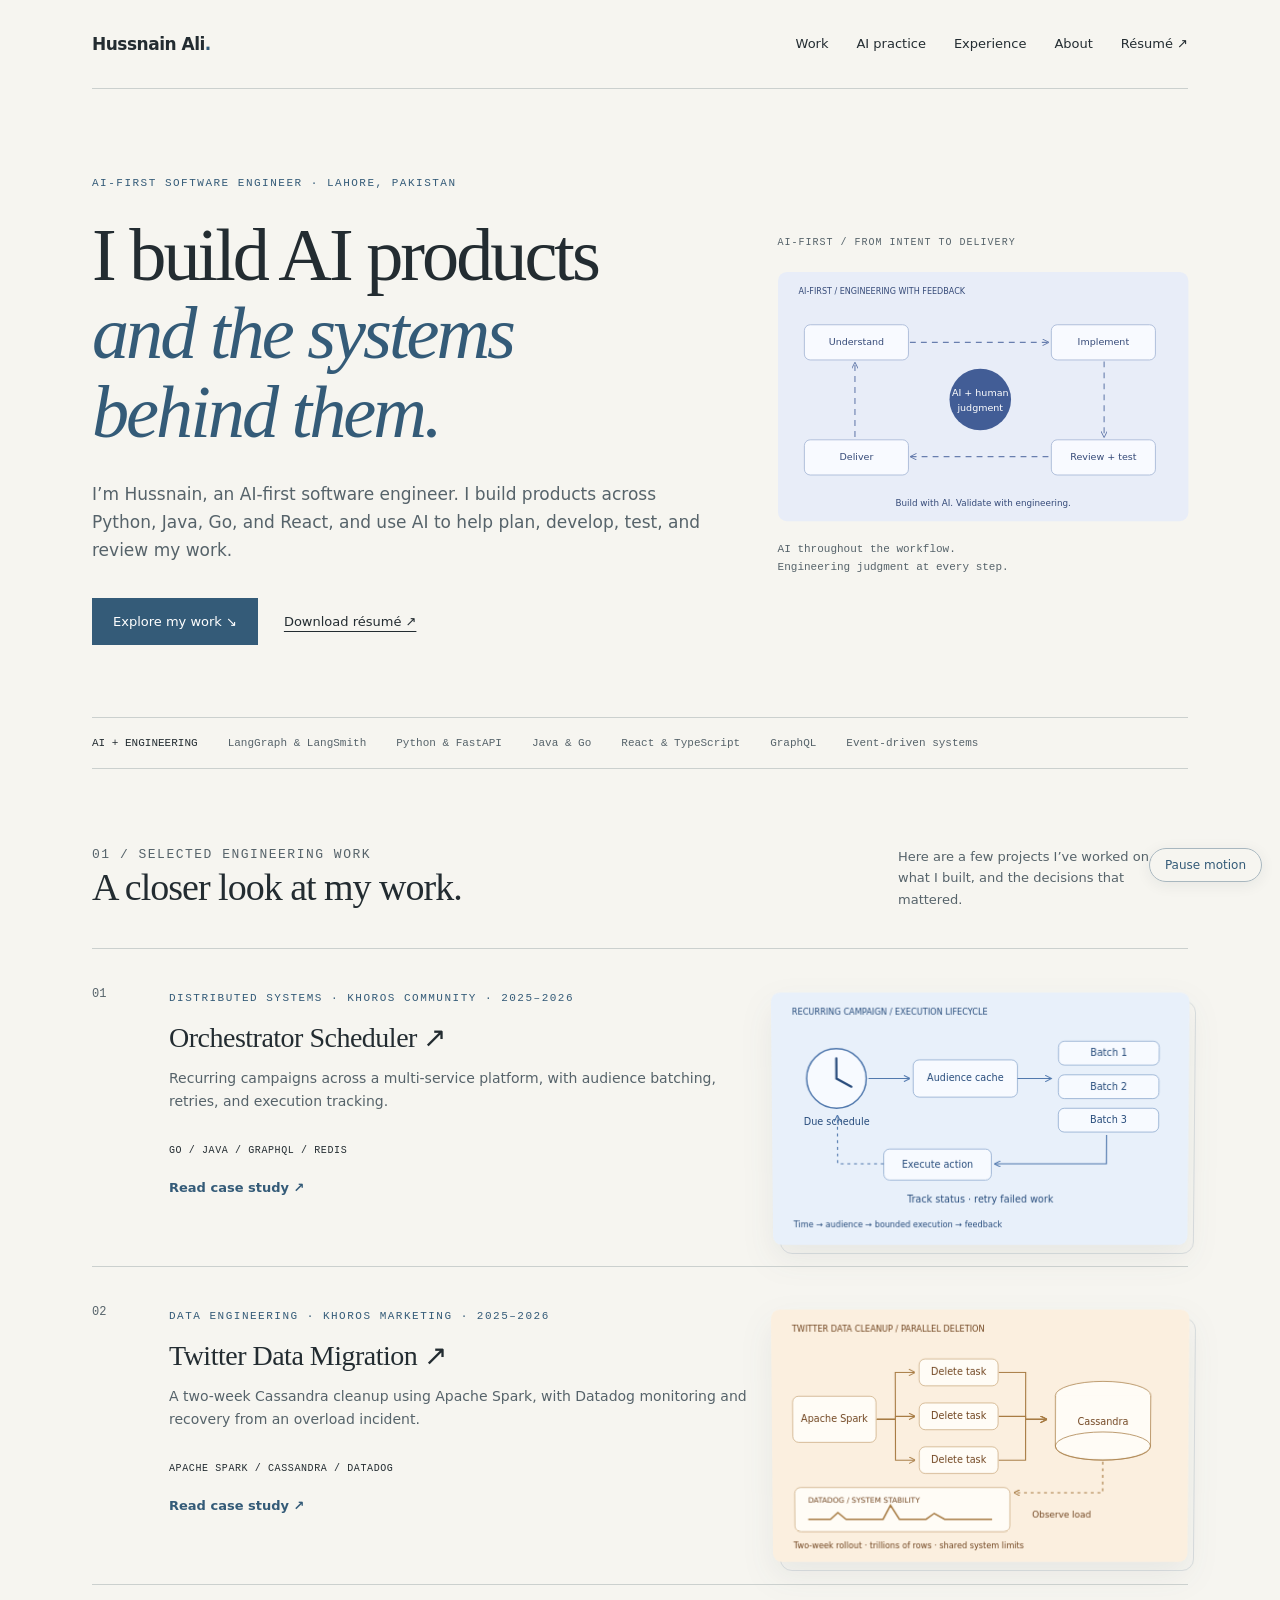
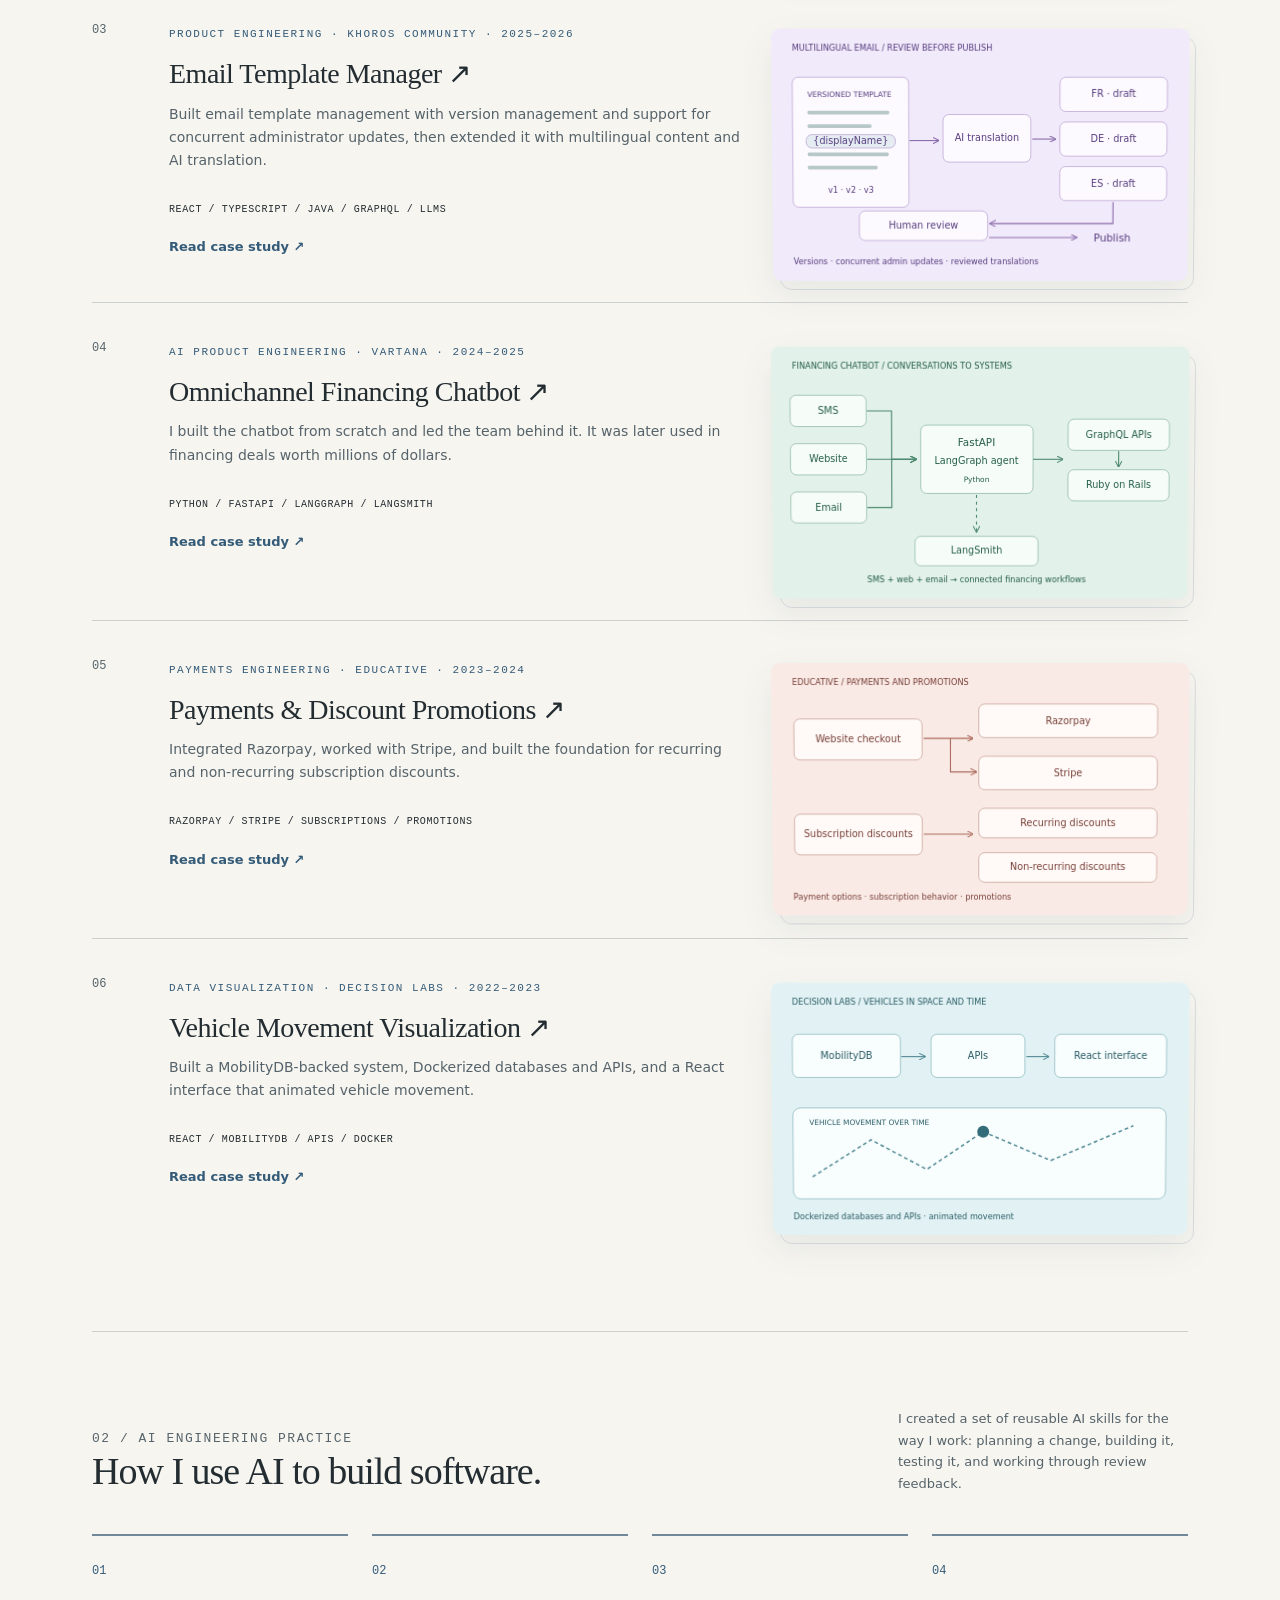
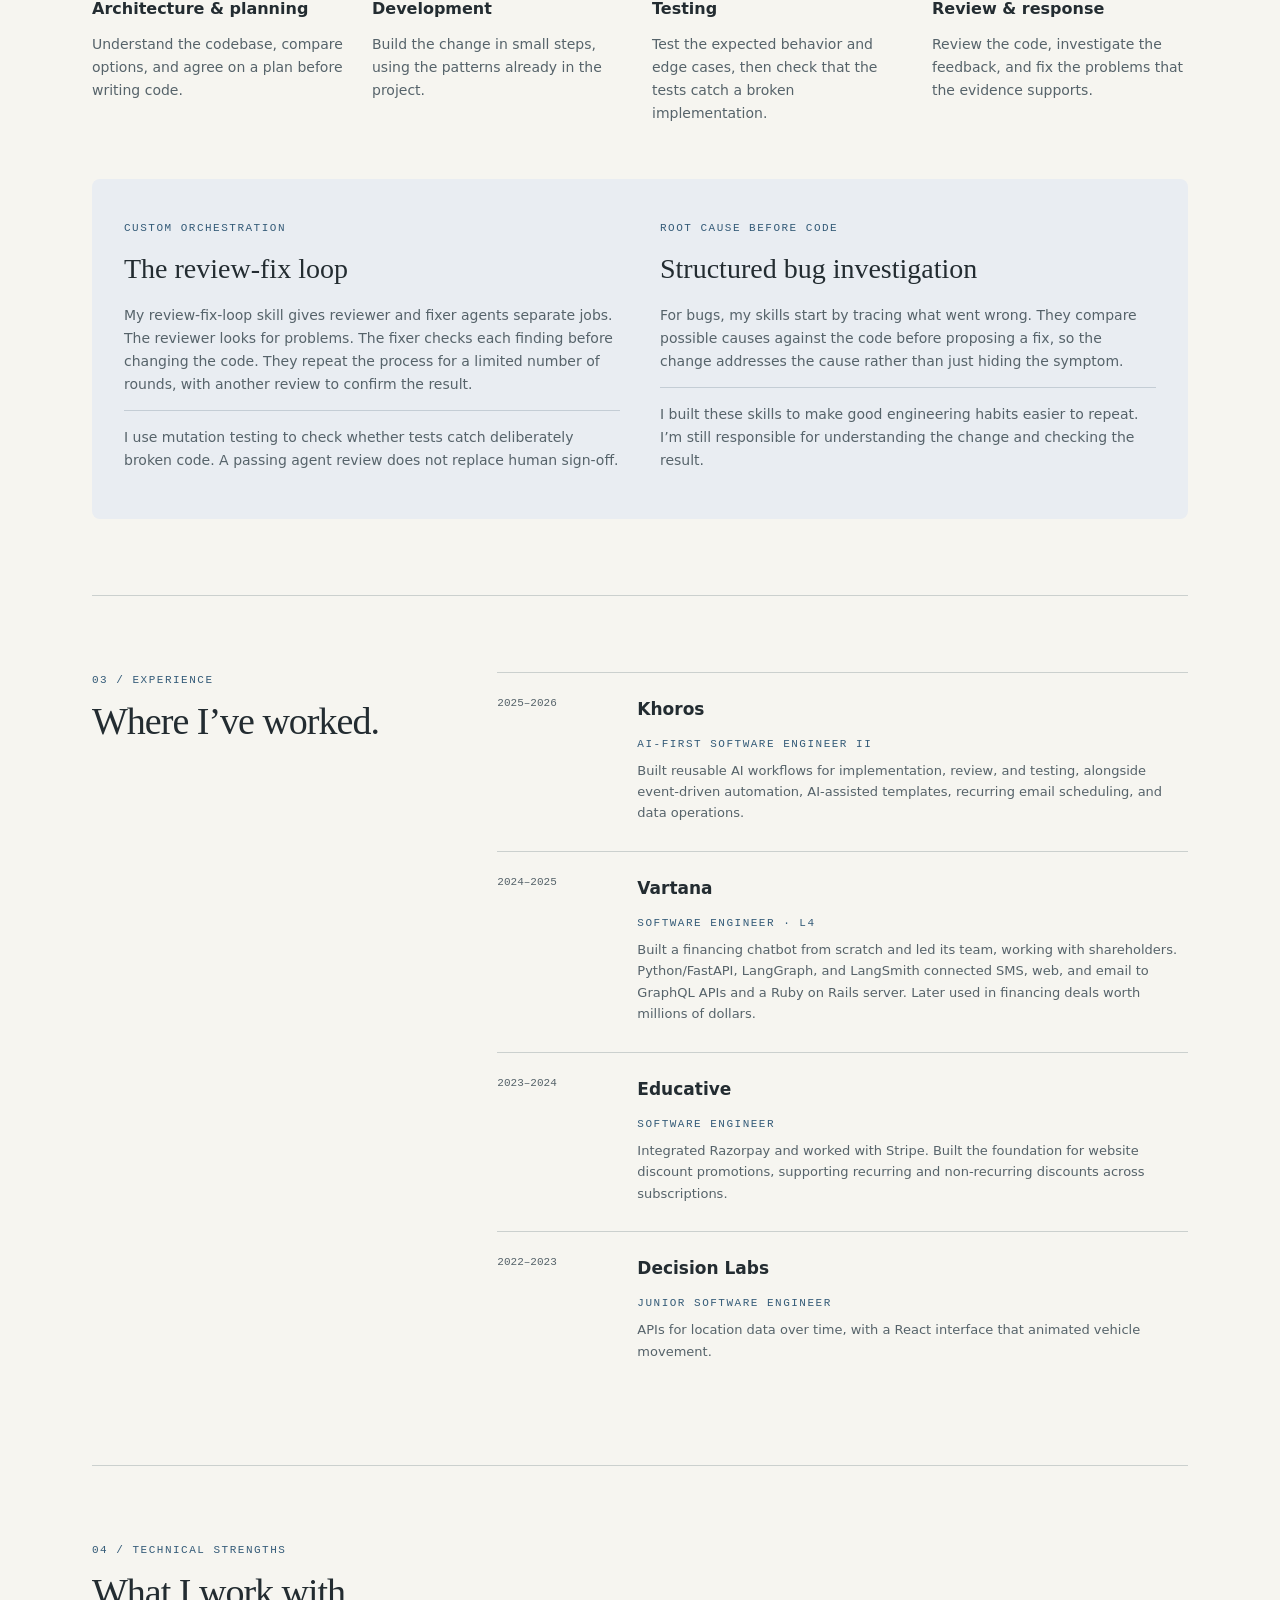
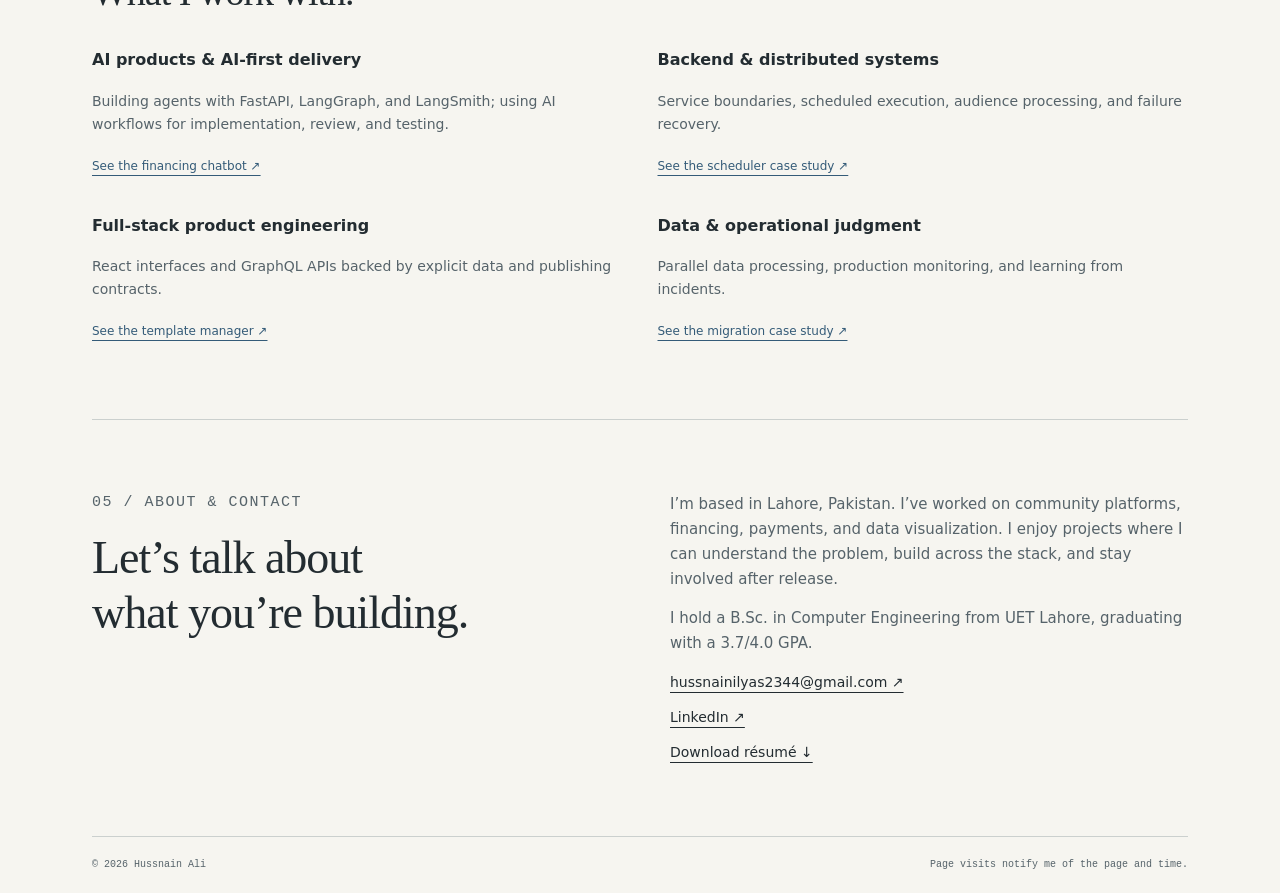
<file: index.html>
<!doctype html><html lang="en"><head><meta charset="utf-8"><meta name="viewport" content="width=device-width,initial-scale=1"><meta name="description" content="Hussnain Ali, AI-first software engineer building AI products, full-stack applications, and reliable backend systems."><meta name="theme-color" content="#f6f5f0"><title>AI-First Software Engineer | Hussnain Ali</title><link rel="stylesheet" href="/style.css"><link rel="icon" href="/favicon.svg" type="image/svg+xml"><script src="/motion.js" defer></script><script src="/visit-alerts.js" defer></script></head><body><a class="skip" href="#main">Skip to content</a><div class="wrap"><header><a class="brand" href="/">Hussnain Ali<span>.</span></a><nav aria-label="Main navigation"><a href="/#work">Work</a><a href="/#ai-workflow">AI practice</a><a href="/#experience">Experience</a><a href="/#about">About</a><a href="/Hussnain-Ali-Resume.pdf" download>Résumé ↗</a></nav></header><main id="main"><section class="hero"><div><p class="eyebrow">AI-first software engineer · Lahore, Pakistan</p><h1>I build AI products<br><em>and the systems<br>behind them.</em></h1><p class="intro">I’m Hussnain, an AI-first software engineer. I build products across Python, Java, Go, and React, and use AI to help plan, develop, test, and review my work.</p><div class="actions"><a class="button" href="#work">Explore my work ↘</a><a href="Hussnain-Ali-Resume.pdf" download>Download résumé ↗</a></div></div><div class="system"><p class="caption">AI-first / from intent to delivery</p><svg xmlns="http://www.w3.org/2000/svg" viewBox="0 0 560 340" role="img" aria-labelledby="ai-engineering-title ai-engineering-desc" class="diagram-inline" focusable="false"><style data-motion="true">.diagram-signal{stroke-dasharray:9 91;stroke-dashoffset:100;opacity:0;animation:diagram-travel 1.8s linear 2;animation-play-state:paused}.diagram-node{animation:diagram-highlight 3.6s ease 1;animation-play-state:paused}.diagram-file .diagram-signal,.diagram-file .diagram-node,.is-playing .diagram-signal,.is-playing .diagram-node{animation-play-state:running}.motion-paused .diagram-signal{display:none}.motion-paused .diagram-node{animation:none!important}@keyframes diagram-travel{0%{stroke-dashoffset:100;opacity:0}8%,88%{opacity:.9}100%{stroke-dashoffset:-100;opacity:0}}@keyframes diagram-highlight{0%,100%{fill-opacity:1}25%,65%{fill-opacity:.45}}@media(prefers-reduced-motion:reduce){.diagram-signal{display:none}.diagram-node{animation:none!important}}</style><title id="ai-engineering-title">AI-first engineering feedback loop</title><desc id="ai-engineering-desc">Understanding, implementation, review and testing, and delivery form a loop around AI and human judgment.</desc><defs><marker id="ai-engineering-arrow" viewBox="0 0 10 10" refX="9" refY="5" markerWidth="6" markerHeight="6" orient="auto-start-reverse"><path d="M0 0L10 5L0 10" fill="none" stroke="#687eae" stroke-width="1.5" /></marker></defs><rect width="560" height="340" rx="12" fill="#e8edf8" /><g font-family="system-ui,-apple-system,sans-serif"><text x="28" y="30" text-anchor="start" font-size="11" fill="#354a78">AI-FIRST / ENGINEERING WITH FEEDBACK</text><rect x="36" y="72" width="142" height="48" rx="8" fill="#f8faff" stroke="#9aadd0" class="diagram-node" /><text x="107.0" y="100.0" text-anchor="middle" font-size="13" fill="#354a78">Understand</text><rect x="373" y="72" width="142" height="48" rx="8" fill="#f8faff" stroke="#9aadd0" class="diagram-node" /><text x="444.0" y="100.0" text-anchor="middle" font-size="13" fill="#354a78">Implement</text><rect x="373" y="229" width="142" height="48" rx="8" fill="#f8faff" stroke="#9aadd0" class="diagram-node" /><text x="444.0" y="257.0" text-anchor="middle" font-size="13" fill="#354a78">Review + test</text><rect x="36" y="229" width="142" height="48" rx="8" fill="#f8faff" stroke="#9aadd0" class="diagram-node" /><text x="107.0" y="257.0" text-anchor="middle" font-size="13" fill="#354a78">Deliver</text><path d="M180 96H369" fill="none" stroke="#687eae" stroke-width="1.5" marker-end="url(#ai-engineering-arrow)" /><path d="M180 96H369" fill="none" stroke="#687eae" stroke-width="2.5" class="diagram-signal" pathLength="100" aria-hidden="true" /><path d="M445 122V225" fill="none" stroke="#687eae" stroke-width="1.5" marker-end="url(#ai-engineering-arrow)" /><path d="M445 122V225" fill="none" stroke="#687eae" stroke-width="2.5" class="diagram-signal" pathLength="100" aria-hidden="true" /><path d="M369 252H181" fill="none" stroke="#687eae" stroke-width="1.5" marker-end="url(#ai-engineering-arrow)" /><path d="M369 252H181" fill="none" stroke="#687eae" stroke-width="2.5" class="diagram-signal" pathLength="100" aria-hidden="true" /><path d="M105 225V124" fill="none" stroke="#687eae" stroke-width="1.5" marker-end="url(#ai-engineering-arrow)" stroke-dasharray="4 5" /><path d="M105 225V124" fill="none" stroke="#687eae" stroke-width="2.5" stroke-dasharray="4 5" class="diagram-signal" pathLength="100" aria-hidden="true" /><circle cx="276" cy="174" r="42" fill="#425d96" /><text x="276" y="169" text-anchor="middle" font-size="13" fill="#ffffff">AI + human</text><text x="276" y="189" text-anchor="middle" font-size="13" fill="#ffffff">judgment</text><text x="280" y="319" text-anchor="middle" font-size="12" fill="#354a78">Build with AI. Validate with engineering.</text></g></svg><p class="footnote">AI throughout the workflow.<br>Engineering judgment at every step.</p></div></section><div class="strip"><b>AI + ENGINEERING</b><span>LangGraph & LangSmith</span><span>Python & FastAPI</span><span>Java & Go</span><span>React & TypeScript</span><span>GraphQL</span><span>Event-driven systems</span></div><section class="section" id="work"><div class="sectionhead"><div><p class="eyebrow">01 / Selected engineering work</p><h2>A closer look at my work.</h2></div><p>Here are a few projects I’ve worked on, what I built, and the decisions that mattered.</p></div><a class="workrow" style="view-transition-name: case-orchestrator-scheduler" href="/work/orchestrator-scheduler/#main"><span class="number">01</span><div><span class="kicker">Distributed systems · Khoros Community · 2025–2026</span><h3>Orchestrator Scheduler ↗</h3><p>Recurring campaigns across a multi-service platform, with audience batching, retries, and execution tracking.</p><span class="tags">Go / Java / GraphQL / Redis</span><span class="case-cta">Read case study <span aria-hidden="true">↗</span></span></div><div class="project-visual"><svg xmlns="http://www.w3.org/2000/svg" viewBox="0 0 560 340" class="diagram-inline" focusable="false" aria-hidden="true"><style data-motion="true">.diagram-signal{stroke-dasharray:9 91;stroke-dashoffset:100;opacity:0;animation:diagram-travel 1.8s linear 2;animation-play-state:paused}.diagram-node{animation:diagram-highlight 3.6s ease 1;animation-play-state:paused}.diagram-file .diagram-signal,.diagram-file .diagram-node,.is-playing .diagram-signal,.is-playing .diagram-node{animation-play-state:running}.motion-paused .diagram-signal{display:none}.motion-paused .diagram-node{animation:none!important}@keyframes diagram-travel{0%{stroke-dashoffset:100;opacity:0}8%,88%{opacity:.9}100%{stroke-dashoffset:-100;opacity:0}}@keyframes diagram-highlight{0%,100%{fill-opacity:1}25%,65%{fill-opacity:.45}}@media(prefers-reduced-motion:reduce){.diagram-signal{display:none}.diagram-node{animation:none!important}}</style><title id="orchestrator-scheduler-title">Scheduled campaigns with bounded batches</title><desc id="orchestrator-scheduler-desc">A clock triggers cached audience processing in three batches; execution returns status and supports retries.</desc><defs><marker id="orchestrator-scheduler-arrow" viewBox="0 0 10 10" refX="9" refY="5" markerWidth="6" markerHeight="6" orient="auto-start-reverse"><path d="M0 0L10 5L0 10" fill="none" stroke="#5078ad" stroke-width="1.5" /></marker></defs><rect width="560" height="340" rx="12" fill="#e8f0fa" /><g font-family="system-ui,-apple-system,sans-serif"><text x="28" y="30" text-anchor="start" font-size="11" fill="#264b7b">RECURRING CAMPAIGN / EXECUTION LIFECYCLE</text><circle cx="87" cy="115" r="40" fill="#f7faff" stroke="#5078ad" stroke-width="2" /><path d="M87 88V115L107 126" fill="none" stroke="#294c7c" stroke-width="3" stroke-linecap="round" /><text x="87" y="178" text-anchor="middle" font-size="13" fill="#264b7b">Due schedule</text><path d="M130 115H185" fill="none" stroke="#5078ad" stroke-width="1.5" marker-end="url(#orchestrator-scheduler-arrow)" /><path d="M130 115H185" fill="none" stroke="#5078ad" stroke-width="2.5" class="diagram-signal" pathLength="100" aria-hidden="true" /><rect x="190" y="90" width="140" height="50" rx="8" fill="#f7faff" stroke="#86a4cb" class="diagram-node" /><text x="260.0" y="119.0" text-anchor="middle" font-size="13" fill="#264b7b">Audience cache</text><path d="M330 115H375" fill="none" stroke="#5078ad" stroke-width="1.5" marker-end="url(#orchestrator-scheduler-arrow)" /><path d="M330 115H375" fill="none" stroke="#5078ad" stroke-width="2.5" class="diagram-signal" pathLength="100" aria-hidden="true" /><rect x="385" y="65" width="135" height="32" rx="8" fill="#f7faff" stroke="#86a4cb" class="diagram-node" /><text x="452.5" y="85.0" text-anchor="middle" font-size="13" fill="#264b7b">Batch 1</text><rect x="385" y="110" width="135" height="32" rx="8" fill="#f7faff" stroke="#86a4cb" class="diagram-node" /><text x="452.5" y="130.0" text-anchor="middle" font-size="13" fill="#264b7b">Batch 2</text><rect x="385" y="155" width="135" height="32" rx="8" fill="#f7faff" stroke="#86a4cb" class="diagram-node" /><text x="452.5" y="175.0" text-anchor="middle" font-size="13" fill="#264b7b">Batch 3</text><path d="M450 191V230H300" fill="none" stroke="#5078ad" stroke-width="1.5" marker-end="url(#orchestrator-scheduler-arrow)" /><path d="M450 191V230H300" fill="none" stroke="#5078ad" stroke-width="2.5" class="diagram-signal" pathLength="100" aria-hidden="true" /><rect x="150" y="210" width="145" height="42" rx="8" fill="#f7faff" stroke="#86a4cb" class="diagram-node" /><text x="222.5" y="235.0" text-anchor="middle" font-size="13" fill="#264b7b">Execute action</text><path d="M150 230H88V165" fill="none" stroke="#5078ad" stroke-width="1.5" marker-end="url(#orchestrator-scheduler-arrow)" stroke-dasharray="4 5" /><path d="M150 230H88V165" fill="none" stroke="#5078ad" stroke-width="2.5" stroke-dasharray="4 5" class="diagram-signal" pathLength="100" aria-hidden="true" /><text x="280" y="283" text-anchor="middle" font-size="13" fill="#264b7b">Track status · retry failed work</text><text x="28" y="316" text-anchor="start" font-size="11" fill="#264b7b">Time → audience → bounded execution → feedback</text></g></svg></div></a><a class="workrow" style="view-transition-name: case-twitter-data-migration" href="/work/twitter-data-migration/#main"><span class="number">02</span><div><span class="kicker">Data engineering · Khoros Marketing · 2025–2026</span><h3>Twitter Data Migration ↗</h3><p>A two-week Cassandra cleanup using Apache Spark, with Datadog monitoring and recovery from an overload incident.</p><span class="tags">Apache Spark / Cassandra / Datadog</span><span class="case-cta">Read case study <span aria-hidden="true">↗</span></span></div><div class="project-visual"><svg xmlns="http://www.w3.org/2000/svg" viewBox="0 0 560 340" class="diagram-inline" focusable="false" aria-hidden="true"><style data-motion="true">.diagram-signal{stroke-dasharray:9 91;stroke-dashoffset:100;opacity:0;animation:diagram-travel 1.8s linear 2;animation-play-state:paused}.diagram-node{animation:diagram-highlight 3.6s ease 1;animation-play-state:paused}.diagram-file .diagram-signal,.diagram-file .diagram-node,.is-playing .diagram-signal,.is-playing .diagram-node{animation-play-state:running}.motion-paused .diagram-signal{display:none}.motion-paused .diagram-node{animation:none!important}@keyframes diagram-travel{0%{stroke-dashoffset:100;opacity:0}8%,88%{opacity:.9}100%{stroke-dashoffset:-100;opacity:0}}@keyframes diagram-highlight{0%,100%{fill-opacity:1}25%,65%{fill-opacity:.45}}@media(prefers-reduced-motion:reduce){.diagram-signal{display:none}.diagram-node{animation:none!important}}</style><title id="twitter-data-migration-title">Spark deletion tasks with Cassandra monitoring</title><desc id="twitter-data-migration-desc">Spark fans out parallel delete tasks into Cassandra. Datadog monitors system stability during the two-week rollout. The waveform is illustrative.</desc><defs><marker id="twitter-data-migration-arrow" viewBox="0 0 10 10" refX="9" refY="5" markerWidth="6" markerHeight="6" orient="auto-start-reverse"><path d="M0 0L10 5L0 10" fill="none" stroke="#a77b43" stroke-width="1.5" /></marker></defs><rect width="560" height="340" rx="12" fill="#fbefdf" /><g font-family="system-ui,-apple-system,sans-serif"><text x="28" y="30" text-anchor="start" font-size="11" fill="#70441f">TWITTER DATA CLEANUP / PARALLEL DELETION</text><rect x="28" y="116" width="112" height="62" rx="8" fill="#fffcf6" stroke="#c9a97e" class="diagram-node" /><text x="84.0" y="151.0" text-anchor="middle" font-size="13" fill="#70441f">Apache Spark</text><path d="M141 147H166V84H192" fill="none" stroke="#a77b43" stroke-width="1.5" marker-end="url(#twitter-data-migration-arrow)" /><path d="M141 147H166V84H192" fill="none" stroke="#a77b43" stroke-width="2.5" class="diagram-signal" pathLength="100" aria-hidden="true" /><rect x="198" y="66" width="106" height="36" rx="8" fill="#fffcf6" stroke="#c9a97e" class="diagram-node" /><text x="251.0" y="88.0" text-anchor="middle" font-size="13" fill="#70441f">Delete task</text><path d="M305 84H341V147H369" fill="none" stroke="#a77b43" stroke-width="1.5" marker-end="url(#twitter-data-migration-arrow)" /><path d="M305 84H341V147H369" fill="none" stroke="#a77b43" stroke-width="2.5" class="diagram-signal" pathLength="100" aria-hidden="true" /><path d="M141 147H166V143H192" fill="none" stroke="#a77b43" stroke-width="1.5" marker-end="url(#twitter-data-migration-arrow)" /><path d="M141 147H166V143H192" fill="none" stroke="#a77b43" stroke-width="2.5" class="diagram-signal" pathLength="100" aria-hidden="true" /><rect x="198" y="125" width="106" height="36" rx="8" fill="#fffcf6" stroke="#c9a97e" class="diagram-node" /><text x="251.0" y="147.0" text-anchor="middle" font-size="13" fill="#70441f">Delete task</text><path d="M305 143H341V147H369" fill="none" stroke="#a77b43" stroke-width="1.5" marker-end="url(#twitter-data-migration-arrow)" /><path d="M305 143H341V147H369" fill="none" stroke="#a77b43" stroke-width="2.5" class="diagram-signal" pathLength="100" aria-hidden="true" /><path d="M141 147H166V202H192" fill="none" stroke="#a77b43" stroke-width="1.5" marker-end="url(#twitter-data-migration-arrow)" /><path d="M141 147H166V202H192" fill="none" stroke="#a77b43" stroke-width="2.5" class="diagram-signal" pathLength="100" aria-hidden="true" /><rect x="198" y="184" width="106" height="36" rx="8" fill="#fffcf6" stroke="#c9a97e" class="diagram-node" /><text x="251.0" y="206.0" text-anchor="middle" font-size="13" fill="#70441f">Delete task</text><path d="M305 202H341V147H369" fill="none" stroke="#a77b43" stroke-width="1.5" marker-end="url(#twitter-data-migration-arrow)" /><path d="M305 202H341V147H369" fill="none" stroke="#a77b43" stroke-width="2.5" class="diagram-signal" pathLength="100" aria-hidden="true" /><ellipse cx="445" cy="115" rx="64" ry="19" fill="#fffcf6" stroke="#a77b43" /><path d="M381 115V183C381 208 509 208 509 183V115" fill="#fffcf6" stroke="#a77b43" /><ellipse cx="445" cy="183" rx="64" ry="19" fill="none" stroke="#a77b43" /><text x="445" y="154" text-anchor="middle" font-size="13" fill="#70441f">Cassandra</text><path d="M445 204V246H326" fill="none" stroke="#a77b43" stroke-width="1.5" marker-end="url(#twitter-data-migration-arrow)" stroke-dasharray="4 5" /><path d="M445 204V246H326" fill="none" stroke="#a77b43" stroke-width="2.5" stroke-dasharray="4 5" class="diagram-signal" pathLength="100" aria-hidden="true" /><rect x="30" y="239" width="290" height="60" rx="8" fill="#fffcf6" stroke="#c9a97e" class="diagram-node" /><text x="175.0" y="273.0" text-anchor="middle" font-size="13" fill="#70441f" /><text x="48" y="260" text-anchor="start" font-size="10" fill="#70441f">DATADOG / SYSTEM STABILITY</text><path d="M48 282H78L88 273L99 282H149L159 263L171 282H207L218 274L232 282H296" fill="none" stroke="#a77b43" stroke-width="2" /><text x="350" y="280" text-anchor="start" font-size="12" fill="#70441f">Observe load</text><text x="28" y="322" text-anchor="start" font-size="11" fill="#70441f">Two-week rollout · trillions of rows · shared system limits</text></g></svg></div></a><a class="workrow" style="view-transition-name: case-email-template-manager" href="/work/email-template-manager/#main"><span class="number">03</span><div><span class="kicker">Product engineering · Khoros Community · 2025–2026</span><h3>Email Template Manager ↗</h3><p>Built email template management with version management and support for concurrent administrator updates, then extended it with multilingual content and AI translation.</p><span class="tags">React / TypeScript / Java / GraphQL / LLMs</span><span class="case-cta">Read case study <span aria-hidden="true">↗</span></span></div><div class="project-visual"><svg xmlns="http://www.w3.org/2000/svg" viewBox="0 0 560 340" class="diagram-inline" focusable="false" aria-hidden="true"><style data-motion="true">.diagram-signal{stroke-dasharray:9 91;stroke-dashoffset:100;opacity:0;animation:diagram-travel 1.8s linear 2;animation-play-state:paused}.diagram-node{animation:diagram-highlight 3.6s ease 1;animation-play-state:paused}.diagram-file .diagram-signal,.diagram-file .diagram-node,.is-playing .diagram-signal,.is-playing .diagram-node{animation-play-state:running}.motion-paused .diagram-signal{display:none}.motion-paused .diagram-node{animation:none!important}@keyframes diagram-travel{0%{stroke-dashoffset:100;opacity:0}8%,88%{opacity:.9}100%{stroke-dashoffset:-100;opacity:0}}@keyframes diagram-highlight{0%,100%{fill-opacity:1}25%,65%{fill-opacity:.45}}@media(prefers-reduced-motion:reduce){.diagram-signal{display:none}.diagram-node{animation:none!important}}</style><title id="email-template-manager-title">Email variants with AI drafts and human review</title><desc id="email-template-manager-desc">A versioned template-management foundation handles concurrent admin updates. AI drafts French, German and Spanish variants for human review and publication while preserving variables.</desc><defs><marker id="email-template-manager-arrow" viewBox="0 0 10 10" refX="9" refY="5" markerWidth="6" markerHeight="6" orient="auto-start-reverse"><path d="M0 0L10 5L0 10" fill="none" stroke="#8b6cab" stroke-width="1.5" /></marker></defs><rect width="560" height="340" rx="12" fill="#f1eafb" /><g font-family="system-ui,-apple-system,sans-serif"><text x="28" y="30" text-anchor="start" font-size="11" fill="#563b7e">MULTILINGUAL EMAIL / REVIEW BEFORE PUBLISH</text><rect x="28" y="65" width="156" height="175" rx="8" fill="#fdfaff" stroke="#baa4d1" class="diagram-node" /><text x="106.0" y="156.5" text-anchor="middle" font-size="13" fill="#563b7e" /><text x="48" y="91" text-anchor="start" font-size="10" fill="#563b7e">VERSIONED TEMPLATE</text><rect x="48" y="110" width="110" height="5" rx="2" fill="#b8c8c9" class="diagram-node" /><rect x="48" y="128" width="86" height="5" rx="2" fill="#b8c8c9" class="diagram-node" /><rect x="48" y="166" width="109" height="5" rx="2" fill="#b8c8c9" class="diagram-node" /><rect x="48" y="184" width="94" height="5" rx="2" fill="#b8c8c9" class="diagram-node" /><rect x="46" y="142" width="120" height="18" rx="8" fill="#e5edf3" stroke="#baa4d1" class="diagram-node" /><text x="106.0" y="155.0" text-anchor="middle" font-size="13" fill="#563b7e">{displayName}</text><text x="106" y="221" text-anchor="middle" font-size="11" fill="#563b7e">v1 · v2 · v3</text><path d="M185 150H224" fill="none" stroke="#8b6cab" stroke-width="1.5" marker-end="url(#email-template-manager-arrow)" /><path d="M185 150H224" fill="none" stroke="#8b6cab" stroke-width="2.5" class="diagram-signal" pathLength="100" aria-hidden="true" /><rect x="230" y="115" width="118" height="64" rx="8" fill="#fdfaff" stroke="#baa4d1" class="diagram-node" /><text x="289.0" y="151.0" text-anchor="middle" font-size="13" fill="#563b7e">AI translation</text><path d="M350 148H381" fill="none" stroke="#8b6cab" stroke-width="1.5" marker-end="url(#email-template-manager-arrow)" /><path d="M350 148H381" fill="none" stroke="#8b6cab" stroke-width="2.5" class="diagram-signal" pathLength="100" aria-hidden="true" /><rect x="387" y="65" width="144" height="46" rx="8" fill="#fdfaff" stroke="#baa4d1" class="diagram-node" /><text x="459.0" y="92.0" text-anchor="middle" font-size="13" fill="#563b7e">FR · draft</text><rect x="387" y="125" width="144" height="46" rx="8" fill="#fdfaff" stroke="#baa4d1" class="diagram-node" /><text x="459.0" y="152.0" text-anchor="middle" font-size="13" fill="#563b7e">DE · draft</text><rect x="387" y="185" width="144" height="46" rx="8" fill="#fdfaff" stroke="#baa4d1" class="diagram-node" /><text x="459.0" y="212.0" text-anchor="middle" font-size="13" fill="#563b7e">ES · draft</text><path d="M459 233V262H293" fill="none" stroke="#8b6cab" stroke-width="1.5" marker-end="url(#email-template-manager-arrow)" /><path d="M459 233V262H293" fill="none" stroke="#8b6cab" stroke-width="2.5" class="diagram-signal" pathLength="100" aria-hidden="true" /><rect x="117" y="245" width="173" height="40" rx="8" fill="#fdfaff" stroke="#baa4d1" class="diagram-node" /><text x="203.5" y="269.0" text-anchor="middle" font-size="13" fill="#563b7e">Human review</text><path d="M292 281H410" fill="none" stroke="#8b6cab" stroke-width="1.5" marker-end="url(#email-template-manager-arrow)" /><path d="M292 281H410" fill="none" stroke="#8b6cab" stroke-width="2.5" class="diagram-signal" pathLength="100" aria-hidden="true" /><text x="458" y="286" text-anchor="middle" font-size="14" fill="#563b7e">Publish</text><text x="28" y="317" text-anchor="start" font-size="11" fill="#563b7e">Versions · concurrent admin updates · reviewed translations</text></g></svg></div></a><a class="workrow" style="view-transition-name: case-vartana-financing-chatbot" href="/work/vartana-financing-chatbot/#main"><span class="number">04</span><div><span class="kicker">AI product engineering · Vartana · 2024–2025</span><h3>Omnichannel Financing Chatbot ↗</h3><p>I built the chatbot from scratch and led the team behind it. It was later used in financing deals worth millions of dollars.</p><span class="tags">Python / FastAPI / LangGraph / LangSmith</span><span class="case-cta">Read case study <span aria-hidden="true">↗</span></span></div><div class="project-visual"><svg xmlns="http://www.w3.org/2000/svg" viewBox="0 0 560 340" class="diagram-inline" focusable="false" aria-hidden="true"><style data-motion="true">.diagram-signal{stroke-dasharray:9 91;stroke-dashoffset:100;opacity:0;animation:diagram-travel 1.8s linear 2;animation-play-state:paused}.diagram-node{animation:diagram-highlight 3.6s ease 1;animation-play-state:paused}.diagram-file .diagram-signal,.diagram-file .diagram-node,.is-playing .diagram-signal,.is-playing .diagram-node{animation-play-state:running}.motion-paused .diagram-signal{display:none}.motion-paused .diagram-node{animation:none!important}@keyframes diagram-travel{0%{stroke-dashoffset:100;opacity:0}8%,88%{opacity:.9}100%{stroke-dashoffset:-100;opacity:0}}@keyframes diagram-highlight{0%,100%{fill-opacity:1}25%,65%{fill-opacity:.45}}@media(prefers-reduced-motion:reduce){.diagram-signal{display:none}.diagram-node{animation:none!important}}</style><title id="vartana-financing-chatbot-title">Three-channel financing chatbot</title><desc id="vartana-financing-chatbot-desc">SMS, website and email feed a Python FastAPI and LangGraph agent connected to GraphQL APIs and Ruby on Rails, with LangSmith alongside the agent.</desc><defs><marker id="vartana-financing-chatbot-arrow" viewBox="0 0 10 10" refX="9" refY="5" markerWidth="6" markerHeight="6" orient="auto-start-reverse"><path d="M0 0L10 5L0 10" fill="none" stroke="#4e8a70" stroke-width="1.5" /></marker></defs><rect width="560" height="340" rx="12" fill="#e2f1e9" /><g font-family="system-ui,-apple-system,sans-serif"><text x="28" y="30" text-anchor="start" font-size="11" fill="#245d4b">FINANCING CHATBOT / CONVERSATIONS TO SYSTEMS</text><rect x="25" y="65" width="102" height="42" rx="8" fill="#f6fcf8" stroke="#8eb9a4" class="diagram-node" /><text x="76.0" y="90.0" text-anchor="middle" font-size="13" fill="#245d4b">SMS</text><path d="M128 86H161V151H194" fill="none" stroke="#4e8a70" stroke-width="1.5" marker-end="url(#vartana-financing-chatbot-arrow)" /><path d="M128 86H161V151H194" fill="none" stroke="#4e8a70" stroke-width="2.5" class="diagram-signal" pathLength="100" aria-hidden="true" /><rect x="25" y="130" width="102" height="42" rx="8" fill="#f6fcf8" stroke="#8eb9a4" class="diagram-node" /><text x="76.0" y="155.0" text-anchor="middle" font-size="13" fill="#245d4b">Website</text><path d="M128 151H161V151H194" fill="none" stroke="#4e8a70" stroke-width="1.5" marker-end="url(#vartana-financing-chatbot-arrow)" /><path d="M128 151H161V151H194" fill="none" stroke="#4e8a70" stroke-width="2.5" class="diagram-signal" pathLength="100" aria-hidden="true" /><rect x="25" y="195" width="102" height="42" rx="8" fill="#f6fcf8" stroke="#8eb9a4" class="diagram-node" /><text x="76.0" y="220.0" text-anchor="middle" font-size="13" fill="#245d4b">Email</text><path d="M128 216H161V151H194" fill="none" stroke="#4e8a70" stroke-width="1.5" marker-end="url(#vartana-financing-chatbot-arrow)" /><path d="M128 216H161V151H194" fill="none" stroke="#4e8a70" stroke-width="2.5" class="diagram-signal" pathLength="100" aria-hidden="true" /><rect x="200" y="105" width="151" height="92" rx="8" fill="#f6fcf8" stroke="#8eb9a4" class="diagram-node" /><text x="275.5" y="155.0" text-anchor="middle" font-size="13" fill="#245d4b" /><text x="275" y="133" text-anchor="middle" font-size="14" fill="#245d4b">FastAPI</text><text x="275" y="158" text-anchor="middle" font-size="13" fill="#245d4b">LangGraph agent</text><text x="275" y="181" text-anchor="middle" font-size="10" fill="#245d4b">Python</text><path d="M351 151H391" fill="none" stroke="#4e8a70" stroke-width="1.5" marker-end="url(#vartana-financing-chatbot-arrow)" /><path d="M351 151H391" fill="none" stroke="#4e8a70" stroke-width="2.5" class="diagram-signal" pathLength="100" aria-hidden="true" /><rect x="398" y="97" width="136" height="42" rx="8" fill="#f6fcf8" stroke="#8eb9a4" class="diagram-node" /><text x="466.0" y="122.0" text-anchor="middle" font-size="13" fill="#245d4b">GraphQL APIs</text><rect x="398" y="165" width="136" height="42" rx="8" fill="#f6fcf8" stroke="#8eb9a4" class="diagram-node" /><text x="466.0" y="190.0" text-anchor="middle" font-size="13" fill="#245d4b">Ruby on Rails</text><path d="M466 140V161" fill="none" stroke="#4e8a70" stroke-width="1.5" marker-end="url(#vartana-financing-chatbot-arrow)" /><path d="M466 140V161" fill="none" stroke="#4e8a70" stroke-width="2.5" class="diagram-signal" pathLength="100" aria-hidden="true" /><path d="M275 199V249" fill="none" stroke="#4e8a70" stroke-width="1.5" marker-end="url(#vartana-financing-chatbot-arrow)" stroke-dasharray="4 5" /><path d="M275 199V249" fill="none" stroke="#4e8a70" stroke-width="2.5" stroke-dasharray="4 5" class="diagram-signal" pathLength="100" aria-hidden="true" /><rect x="192" y="255" width="166" height="40" rx="8" fill="#f6fcf8" stroke="#8eb9a4" class="diagram-node" /><text x="275.0" y="279.0" text-anchor="middle" font-size="13" fill="#245d4b">LangSmith</text><text x="275" y="317" text-anchor="middle" font-size="11" fill="#245d4b">SMS + web + email → connected financing workflows</text></g></svg></div></a><a class="workrow" style="view-transition-name: case-educative-payments-promotions" href="/work/educative-payments-promotions/#main"><span class="number">05</span><div><span class="kicker">Payments engineering · Educative · 2023–2024</span><h3>Payments & Discount Promotions ↗</h3><p>Integrated Razorpay, worked with Stripe, and built the foundation for recurring and non-recurring subscription discounts.</p><span class="tags">Razorpay / Stripe / Subscriptions / Promotions</span><span class="case-cta">Read case study <span aria-hidden="true">↗</span></span></div><div class="project-visual"><svg xmlns="http://www.w3.org/2000/svg" viewBox="0 0 560 340" class="diagram-inline" focusable="false" aria-hidden="true"><style data-motion="true">.diagram-signal{stroke-dasharray:9 91;stroke-dashoffset:100;opacity:0;animation:diagram-travel 1.8s linear 2;animation-play-state:paused}.diagram-node{animation:diagram-highlight 3.6s ease 1;animation-play-state:paused}.diagram-file .diagram-signal,.diagram-file .diagram-node,.is-playing .diagram-signal,.is-playing .diagram-node{animation-play-state:running}.motion-paused .diagram-signal{display:none}.motion-paused .diagram-node{animation:none!important}@keyframes diagram-travel{0%{stroke-dashoffset:100;opacity:0}8%,88%{opacity:.9}100%{stroke-dashoffset:-100;opacity:0}}@keyframes diagram-highlight{0%,100%{fill-opacity:1}25%,65%{fill-opacity:.45}}@media(prefers-reduced-motion:reduce){.diagram-signal{display:none}.diagram-node{animation:none!important}}</style><title id="educative-payments-promotions-title">Educative payments and subscription promotions</title><desc id="educative-payments-promotions-desc">Website payments involved Razorpay and Stripe. Promotion work supported recurring and non-recurring subscription discounts.</desc><defs><marker id="educative-payments-promotions-arrow" viewBox="0 0 10 10" refX="9" refY="5" markerWidth="6" markerHeight="6" orient="auto-start-reverse"><path d="M0 0L10 5L0 10" fill="none" stroke="#ab6b5b" stroke-width="1.5" /></marker></defs><rect width="560" height="340" rx="12" fill="#faeae6" /><g font-family="system-ui,-apple-system,sans-serif"><text x="28" y="30" text-anchor="start" font-size="11" fill="#773e35">EDUCATIVE / PAYMENTS AND PROMOTIONS</text><rect x="30" y="75" width="172" height="55" rx="8" fill="#fffaf8" stroke="#c79e94" class="diagram-node" /><text x="116.0" y="106.5" text-anchor="middle" font-size="13" fill="#773e35">Website checkout</text><path d="M204 101H270" fill="none" stroke="#ab6b5b" stroke-width="1.5" marker-end="url(#educative-payments-promotions-arrow)" /><path d="M204 101H270" fill="none" stroke="#ab6b5b" stroke-width="2.5" class="diagram-signal" pathLength="100" aria-hidden="true" /><rect x="278" y="55" width="240" height="45" rx="8" fill="#fffaf8" stroke="#c79e94" class="diagram-node" /><text x="398.0" y="81.5" text-anchor="middle" font-size="13" fill="#773e35">Razorpay</text><rect x="278" y="125" width="240" height="45" rx="8" fill="#fffaf8" stroke="#c79e94" class="diagram-node" /><text x="398.0" y="151.5" text-anchor="middle" font-size="13" fill="#773e35">Stripe</text><path d="M240 101V146H275" fill="none" stroke="#ab6b5b" stroke-width="1.5" marker-end="url(#educative-payments-promotions-arrow)" /><path d="M240 101V146H275" fill="none" stroke="#ab6b5b" stroke-width="2.5" class="diagram-signal" pathLength="100" aria-hidden="true" /><rect x="30" y="203" width="172" height="55" rx="8" fill="#fffaf8" stroke="#c79e94" class="diagram-node" /><text x="116.0" y="234.5" text-anchor="middle" font-size="13" fill="#773e35">Subscription discounts</text><path d="M204 230H270" fill="none" stroke="#ab6b5b" stroke-width="1.5" marker-end="url(#educative-payments-promotions-arrow)" /><path d="M204 230H270" fill="none" stroke="#ab6b5b" stroke-width="2.5" class="diagram-signal" pathLength="100" aria-hidden="true" /><rect x="278" y="195" width="240" height="40" rx="8" fill="#fffaf8" stroke="#c79e94" class="diagram-node" /><text x="398.0" y="219.0" text-anchor="middle" font-size="13" fill="#773e35">Recurring discounts</text><rect x="278" y="255" width="240" height="40" rx="8" fill="#fffaf8" stroke="#c79e94" class="diagram-node" /><text x="398.0" y="279.0" text-anchor="middle" font-size="13" fill="#773e35">Non-recurring discounts</text><text x="28" y="319" text-anchor="start" font-size="11" fill="#773e35">Payment options · subscription behavior · promotions</text></g></svg></div></a><a class="workrow" style="view-transition-name: case-decision-labs-geospatial" href="/work/decision-labs-geospatial/#main"><span class="number">06</span><div><span class="kicker">Data visualization · Decision Labs · 2022–2023</span><h3>Vehicle Movement Visualization ↗</h3><p>Built a MobilityDB-backed system, Dockerized databases and APIs, and a React interface that animated vehicle movement.</p><span class="tags">React / MobilityDB / APIs / Docker</span><span class="case-cta">Read case study <span aria-hidden="true">↗</span></span></div><div class="project-visual"><svg xmlns="http://www.w3.org/2000/svg" viewBox="0 0 560 340" class="diagram-inline" focusable="false" aria-hidden="true"><style data-motion="true">.diagram-signal{stroke-dasharray:9 91;stroke-dashoffset:100;opacity:0;animation:diagram-travel 1.8s linear 2;animation-play-state:paused}.diagram-node{animation:diagram-highlight 3.6s ease 1;animation-play-state:paused}.diagram-file .diagram-signal,.diagram-file .diagram-node,.is-playing .diagram-signal,.is-playing .diagram-node{animation-play-state:running}.motion-paused .diagram-signal{display:none}.motion-paused .diagram-node{animation:none!important}@keyframes diagram-travel{0%{stroke-dashoffset:100;opacity:0}8%,88%{opacity:.9}100%{stroke-dashoffset:-100;opacity:0}}@keyframes diagram-highlight{0%,100%{fill-opacity:1}25%,65%{fill-opacity:.45}}@media(prefers-reduced-motion:reduce){.diagram-signal{display:none}.diagram-node{animation:none!important}}</style><title id="decision-labs-geospatial-title">Geo-temporal data and vehicle visualization</title><desc id="decision-labs-geospatial-desc">MobilityDB and APIs support a React visualization of vehicle movement over time. The route is illustrative.</desc><defs><marker id="decision-labs-geospatial-arrow" viewBox="0 0 10 10" refX="9" refY="5" markerWidth="6" markerHeight="6" orient="auto-start-reverse"><path d="M0 0L10 5L0 10" fill="none" stroke="#518994" stroke-width="1.5" /></marker></defs><rect width="560" height="340" rx="12" fill="#e2f2f4" /><g font-family="system-ui,-apple-system,sans-serif"><text x="28" y="30" text-anchor="start" font-size="11" fill="#285b65">DECISION LABS / VEHICLES IN SPACE AND TIME</text><rect x="28" y="69" width="145" height="58" rx="8" fill="#f8fdfd" stroke="#8bb8bf" class="diagram-node" /><text x="100.5" y="102.0" text-anchor="middle" font-size="13" fill="#285b65">MobilityDB</text><path d="M174 99H206" fill="none" stroke="#518994" stroke-width="1.5" marker-end="url(#decision-labs-geospatial-arrow)" /><path d="M174 99H206" fill="none" stroke="#518994" stroke-width="2.5" class="diagram-signal" pathLength="100" aria-hidden="true" /><rect x="214" y="69" width="126" height="58" rx="8" fill="#f8fdfd" stroke="#8bb8bf" class="diagram-node" /><text x="277.0" y="102.0" text-anchor="middle" font-size="13" fill="#285b65">APIs</text><path d="M342 99H372" fill="none" stroke="#518994" stroke-width="1.5" marker-end="url(#decision-labs-geospatial-arrow)" /><path d="M342 99H372" fill="none" stroke="#518994" stroke-width="2.5" class="diagram-signal" pathLength="100" aria-hidden="true" /><rect x="380" y="69" width="150" height="58" rx="8" fill="#f8fdfd" stroke="#8bb8bf" class="diagram-node" /><text x="455.0" y="102.0" text-anchor="middle" font-size="13" fill="#285b65">React interface</text><rect x="28" y="168" width="502" height="123" rx="10" fill="#f8fdfd" stroke="#8bb8bf" /><path d="M54 261L133 211L208 251L284 200L375 239L486 192" fill="none" stroke="#518994" stroke-width="2" stroke-dasharray="5 4" /><circle cx="284" cy="200" r="8" fill="#326c78" /><text x="50" y="191" text-anchor="start" font-size="10" fill="#285b65">VEHICLE MOVEMENT OVER TIME</text><text x="28" y="319" text-anchor="start" font-size="11" fill="#285b65">Dockerized databases and APIs · animated movement</text></g></svg></div></a></section><section class="section ai-practice" id="ai-workflow"><div class="sectionhead"><div><p class="eyebrow">02 / AI engineering practice</p><h2>How I use AI to build software.</h2></div><p>I created a set of reusable AI skills for the way I work: planning a change, building it, testing it, and working through review feedback.</p></div><ol class="skill-path"><li><b>01</b><h3>Architecture & planning</h3><p>Understand the codebase, compare options, and agree on a plan before writing code.</p></li><li><b>02</b><h3>Development</h3><p>Build the change in small steps, using the patterns already in the project.</p></li><li><b>03</b><h3>Testing</h3><p>Test the expected behavior and edge cases, then check that the tests catch a broken implementation.</p></li><li><b>04</b><h3>Review & response</h3><p>Review the code, investigate the feedback, and fix the problems that the evidence supports.</p></li></ol><div class="workflow-details"><article><span class="kicker">Custom orchestration</span><h3>The review-fix loop</h3><p>My review-fix-loop skill gives reviewer and fixer agents separate jobs. The reviewer looks for problems. The fixer checks each finding before changing the code. They repeat the process for a limited number of rounds, with another review to confirm the result.</p><p class="workflow-note">I use mutation testing to check whether tests catch deliberately broken code. A passing agent review does not replace human sign-off.</p></article><article><span class="kicker">Root cause before code</span><h3>Structured bug investigation</h3><p>For bugs, my skills start by tracing what went wrong. They compare possible causes against the code before proposing a fix, so the change addresses the cause rather than just hiding the symptom.</p><p class="workflow-note">I built these skills to make good engineering habits easier to repeat. I’m still responsible for understanding the change and checking the result.</p></article></div></section><section class="section split" id="experience"><div><p class="eyebrow">03 / Experience</p><h2>Where I’ve worked.</h2></div><div><div class="job"><time>2025–2026</time><div><h3>Khoros</h3><span class="kicker">AI-First Software Engineer II</span><p>Built reusable AI workflows for implementation, review, and testing, alongside event-driven automation, AI-assisted templates, recurring email scheduling, and data operations.</p></div></div><div class="job"><time>2024–2025</time><div><h3>Vartana</h3><span class="kicker">Software Engineer · L4</span><p>Built a financing chatbot from scratch and led its team, working with shareholders. Python/FastAPI, LangGraph, and LangSmith connected SMS, web, and email to GraphQL APIs and a Ruby on Rails server. Later used in financing deals worth millions of dollars.</p></div></div><div class="job"><time>2023–2024</time><div><h3>Educative</h3><span class="kicker">Software Engineer</span><p>Integrated Razorpay and worked with Stripe. Built the foundation for website discount promotions, supporting recurring and non-recurring discounts across subscriptions.</p></div></div><div class="job"><time>2022–2023</time><div><h3>Decision Labs</h3><span class="kicker">Junior Software Engineer</span><p>APIs for location data over time, with a React interface that animated vehicle movement.</p></div></div></div></section><section class="section"><p class="eyebrow">04 / Technical strengths</p><h2>What I work with.</h2><div class="strengths"><div><h3>AI products & AI-first delivery</h3><p>Building agents with FastAPI, LangGraph, and LangSmith; using AI workflows for implementation, review, and testing.</p><a href="/work/vartana-financing-chatbot/">See the financing chatbot ↗</a></div><div><h3>Backend & distributed systems</h3><p>Service boundaries, scheduled execution, audience processing, and failure recovery.</p><a href="/work/orchestrator-scheduler/">See the scheduler case study ↗</a></div><div><h3>Full-stack product engineering</h3><p>React interfaces and GraphQL APIs backed by explicit data and publishing contracts.</p><a href="/work/email-template-manager/">See the template manager ↗</a></div><div><h3>Data & operational judgment</h3><p>Parallel data processing, production monitoring, and learning from incidents.</p><a href="/work/twitter-data-migration/">See the migration case study ↗</a></div></div></section><section class="contact" id="about"><div><p class="eyebrow">05 / About & contact</p><h2>Let’s talk about<br>what you’re building.</h2></div><div><p>I’m based in Lahore, Pakistan. I’ve worked on community platforms, financing, payments, and data visualization. I enjoy projects where I can understand the problem, build across the stack, and stay involved after release.</p><p>I hold a B.Sc. in Computer Engineering from UET Lahore, graduating with a 3.7/4.0 GPA.</p><div class="contactlinks"><a href="mailto:hussnainilyas2344@gmail.com">hussnainilyas2344@gmail.com ↗</a><a href="https://www.linkedin.com/in/hussnain-ali47/" target="_blank" rel="noopener noreferrer">LinkedIn ↗</a><a href="Hussnain-Ali-Resume.pdf" download>Download résumé ↓</a></div></div></section></main><footer><span>© 2026 Hussnain Ali</span><span>Page visits notify me of the page and time.</span></footer></div></body></html>
</file>
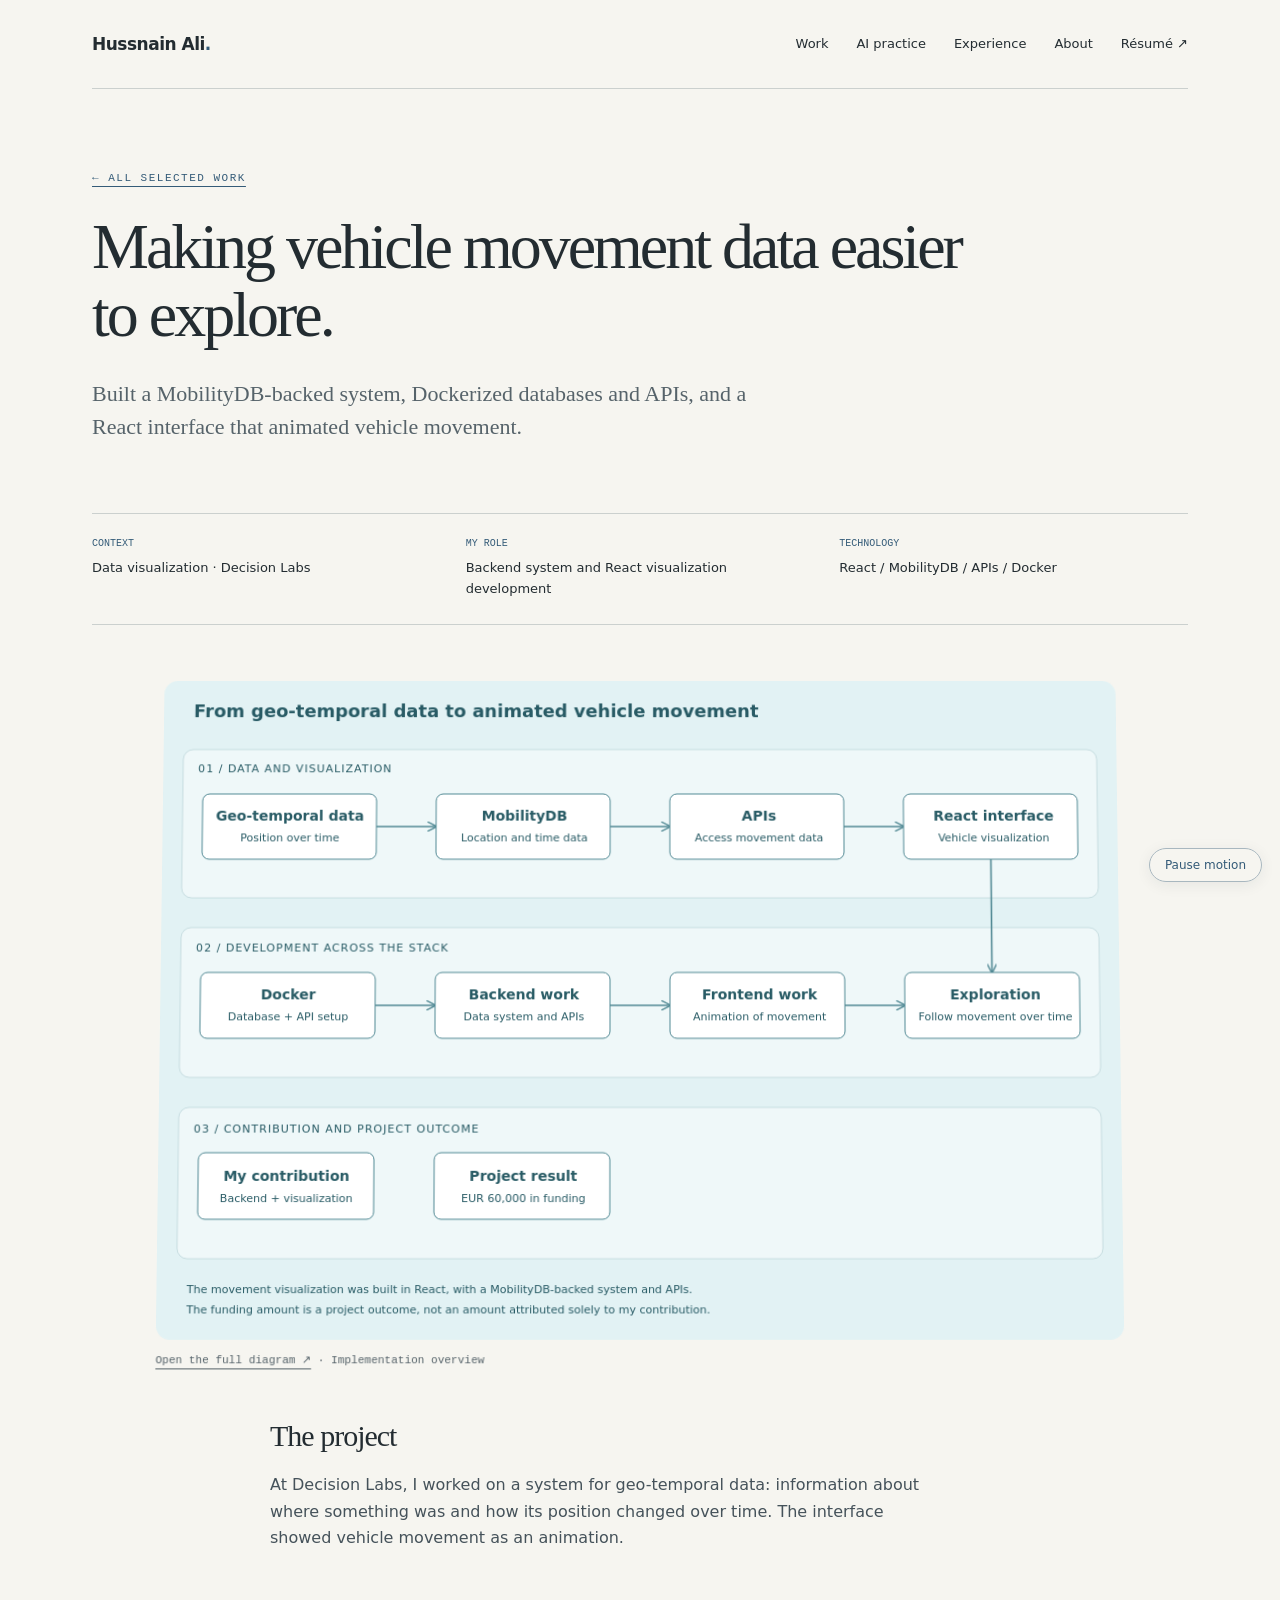
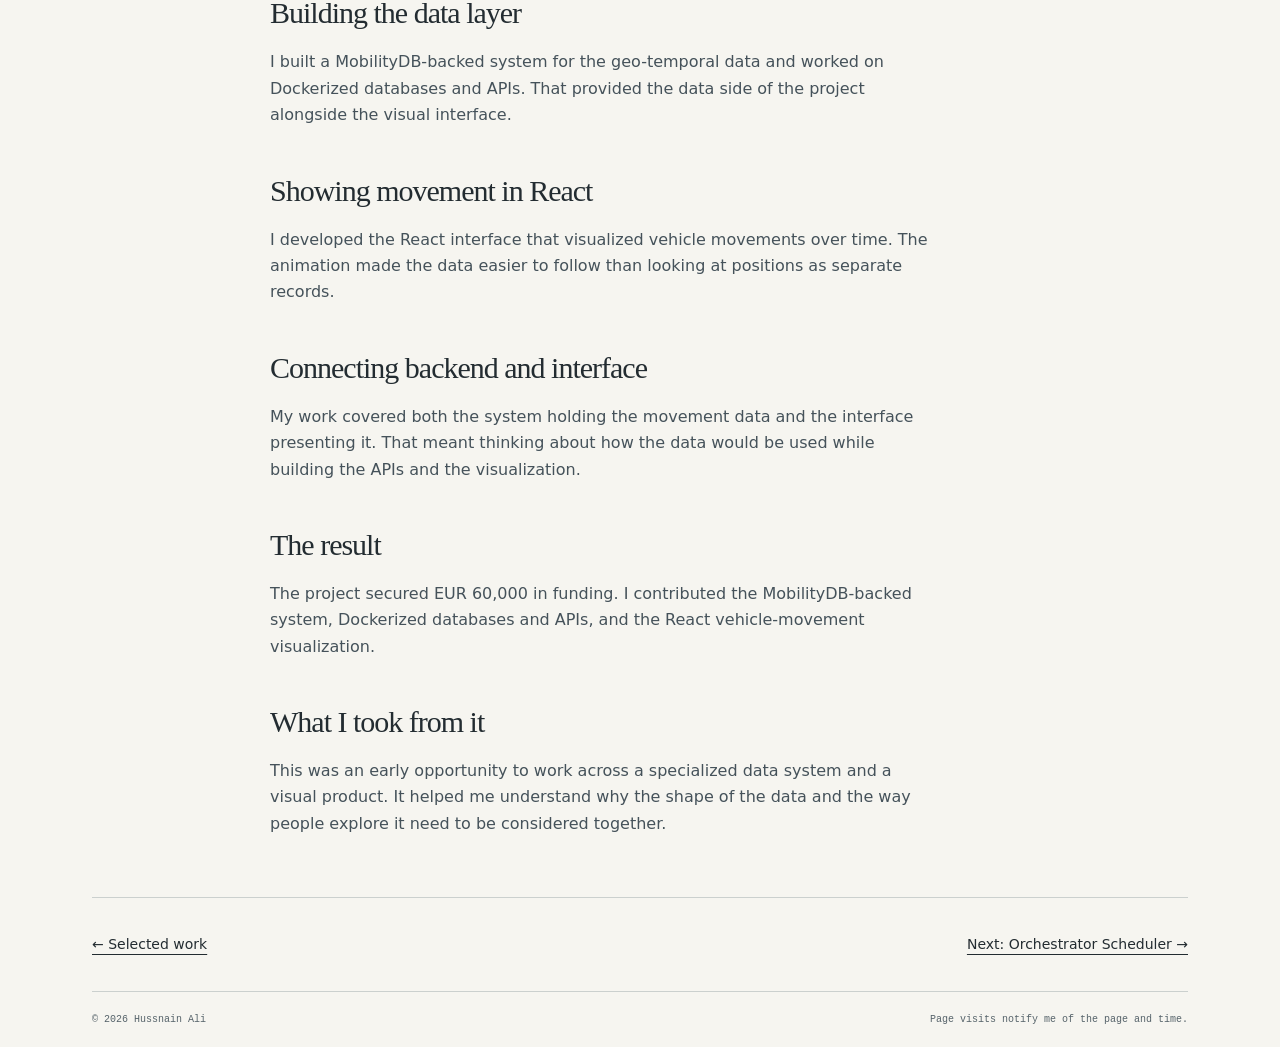
<file: work/decision-labs-geospatial/index.html>
<!doctype html><html lang="en"><head><meta charset="utf-8"><meta name="viewport" content="width=device-width,initial-scale=1"><meta name="description" content="Built a MobilityDB-backed system, Dockerized databases and APIs, and a React interface that animated vehicle movement."><meta name="theme-color" content="#f6f5f0"><title>Vehicle Movement Visualization | Hussnain Ali</title><link rel="stylesheet" href="/style.css"><link rel="icon" href="/favicon.svg" type="image/svg+xml"><script src="/motion.js" defer></script><script src="/visit-alerts.js" defer></script></head><body><a class="skip" href="#main">Skip to content</a><div class="wrap"><header><a class="brand" href="/">Hussnain Ali<span>.</span></a><nav aria-label="Main navigation"><a href="/#work">Work</a><a href="/#ai-workflow">AI practice</a><a href="/#experience">Experience</a><a href="/#about">About</a><a href="/Hussnain-Ali-Resume.pdf" download>Résumé ↗</a></nav></header><main id="main"><div class="casehero" style="view-transition-name: case-decision-labs-geospatial"><a class="kicker" href="/#work">← All selected work</a><h1>Making vehicle movement data easier to explore.</h1><p class="lede">Built a MobilityDB-backed system, Dockerized databases and APIs, and a React interface that animated vehicle movement.</p></div><div class="facts"><div><b>Context</b>Data visualization · Decision Labs</div><div><b>My role</b>Backend system and React visualization development</div><div><b>Technology</b>React / MobilityDB / APIs / Docker</div></div><article class="article"><figure class="case-diagram"><svg xmlns="http://www.w3.org/2000/svg" viewBox="0 0 960 660" role="img" aria-labelledby="decision-labs-geospatial-detail-title decision-labs-geospatial-detail-desc" class="diagram-inline" focusable="false"><style data-motion="true">.diagram-signal{stroke-dasharray:9 91;stroke-dashoffset:100;opacity:0;animation:diagram-travel 1.8s linear 2;animation-play-state:paused}.diagram-node{animation:diagram-highlight 3.6s ease 1;animation-play-state:paused}.diagram-file .diagram-signal,.diagram-file .diagram-node,.is-playing .diagram-signal,.is-playing .diagram-node{animation-play-state:running}.motion-paused .diagram-signal{display:none}.motion-paused .diagram-node{animation:none!important}@keyframes diagram-travel{0%{stroke-dashoffset:100;opacity:0}8%,88%{opacity:.9}100%{stroke-dashoffset:-100;opacity:0}}@keyframes diagram-highlight{0%,100%{fill-opacity:1}25%,65%{fill-opacity:.45}}@media(prefers-reduced-motion:reduce){.diagram-signal{display:none}.diagram-node{animation:none!important}}</style><title id="decision-labs-geospatial-detail-title">From geo-temporal data to animated vehicle movement</title><desc id="decision-labs-geospatial-detail-desc">Geo-temporal data: Position over time. MobilityDB: Location and time data. APIs: Access movement data. React interface: Vehicle visualization. Docker: Database + API setup. Backend work: Data system and APIs. Frontend work: Animation of movement. Exploration: Follow movement over time. My contribution: Backend + visualization. Project result: EUR 60,000 in funding</desc><defs><marker id="decision-labs-geospatial-detail-arrow" viewBox="0 0 10 10" refX="9" refY="5" markerWidth="6" markerHeight="6" orient="auto"><path d="M0 0L10 5L0 10" fill="none" stroke="#518994" stroke-width="1.5" /></marker></defs><g font-family="system-ui,-apple-system,sans-serif"><rect width="960" height="660" rx="14" fill="#e2f2f4" /><text x="30" y="37" font-size="18" font-weight="600" fill="#285b65">From geo-temporal data to animated vehicle movement</text><rect x="20" y="70" width="920" height="150" rx="10" fill="#ffffff" fill-opacity=".42" stroke="#518994" stroke-opacity=".22" /><text x="35" y="93" font-size="11" letter-spacing="1" fill="#285b65">01 / DATA AND VISUALIZATION</text><rect x="20" y="250" width="920" height="150" rx="10" fill="#ffffff" fill-opacity=".42" stroke="#518994" stroke-opacity=".22" /><text x="35" y="273" font-size="11" letter-spacing="1" fill="#285b65">02 / DEVELOPMENT ACROSS THE STACK</text><rect x="20" y="430" width="920" height="150" rx="10" fill="#ffffff" fill-opacity=".42" stroke="#518994" stroke-opacity=".22" /><text x="35" y="453" font-size="11" letter-spacing="1" fill="#285b65">03 / CONTRIBUTION AND PROJECT OUTCOME</text><path d="M215 148.0H275" fill="none" stroke="#518994" stroke-width="1.6" marker-end="url(#decision-labs-geospatial-detail-arrow)" /><path d="M215 148.0H275" fill="none" stroke="#518994" stroke-width="2.5" class="diagram-signal" pathLength="100" aria-hidden="true" /><path d="M450 148.0H510" fill="none" stroke="#518994" stroke-width="1.6" marker-end="url(#decision-labs-geospatial-detail-arrow)" /><path d="M450 148.0H510" fill="none" stroke="#518994" stroke-width="2.5" class="diagram-signal" pathLength="100" aria-hidden="true" /><path d="M685 148.0H745" fill="none" stroke="#518994" stroke-width="1.6" marker-end="url(#decision-labs-geospatial-detail-arrow)" /><path d="M685 148.0H745" fill="none" stroke="#518994" stroke-width="2.5" class="diagram-signal" pathLength="100" aria-hidden="true" /><path d="M215 328.0H275" fill="none" stroke="#518994" stroke-width="1.6" marker-end="url(#decision-labs-geospatial-detail-arrow)" /><path d="M215 328.0H275" fill="none" stroke="#518994" stroke-width="2.5" class="diagram-signal" pathLength="100" aria-hidden="true" /><path d="M450 328.0H510" fill="none" stroke="#518994" stroke-width="1.6" marker-end="url(#decision-labs-geospatial-detail-arrow)" /><path d="M450 328.0H510" fill="none" stroke="#518994" stroke-width="2.5" class="diagram-signal" pathLength="100" aria-hidden="true" /><path d="M685 328.0H745" fill="none" stroke="#518994" stroke-width="1.6" marker-end="url(#decision-labs-geospatial-detail-arrow)" /><path d="M685 328.0H745" fill="none" stroke="#518994" stroke-width="2.5" class="diagram-signal" pathLength="100" aria-hidden="true" /><path d="M832.5 181V238.0H832.5V295" fill="none" stroke="#518994" stroke-width="1.6" marker-end="url(#decision-labs-geospatial-detail-arrow)" /><path d="M832.5 181V238.0H832.5V295" fill="none" stroke="#518994" stroke-width="2.5" class="diagram-signal" pathLength="100" aria-hidden="true" /><rect x="40" y="115" width="175" height="66" rx="7" fill="#fff" stroke="#518994" class="diagram-node" /><text x="127.5" y="141" text-anchor="middle" font-size="14" font-weight="600" fill="#285b65">Geo-temporal data</text><text x="127.5" y="162" text-anchor="middle" font-size="11" fill="#285b65">Position over time</text><rect x="275" y="115" width="175" height="66" rx="7" fill="#fff" stroke="#518994" class="diagram-node" /><text x="362.5" y="141" text-anchor="middle" font-size="14" font-weight="600" fill="#285b65">MobilityDB</text><text x="362.5" y="162" text-anchor="middle" font-size="11" fill="#285b65">Location and time data</text><rect x="510" y="115" width="175" height="66" rx="7" fill="#fff" stroke="#518994" class="diagram-node" /><text x="597.5" y="141" text-anchor="middle" font-size="14" font-weight="600" fill="#285b65">APIs</text><text x="597.5" y="162" text-anchor="middle" font-size="11" fill="#285b65">Access movement data</text><rect x="745" y="115" width="175" height="66" rx="7" fill="#fff" stroke="#518994" class="diagram-node" /><text x="832.5" y="141" text-anchor="middle" font-size="14" font-weight="600" fill="#285b65">React interface</text><text x="832.5" y="162" text-anchor="middle" font-size="11" fill="#285b65">Vehicle visualization</text><rect x="40" y="295" width="175" height="66" rx="7" fill="#fff" stroke="#518994" class="diagram-node" /><text x="127.5" y="321" text-anchor="middle" font-size="14" font-weight="600" fill="#285b65">Docker</text><text x="127.5" y="342" text-anchor="middle" font-size="11" fill="#285b65">Database + API setup</text><rect x="275" y="295" width="175" height="66" rx="7" fill="#fff" stroke="#518994" class="diagram-node" /><text x="362.5" y="321" text-anchor="middle" font-size="14" font-weight="600" fill="#285b65">Backend work</text><text x="362.5" y="342" text-anchor="middle" font-size="11" fill="#285b65">Data system and APIs</text><rect x="510" y="295" width="175" height="66" rx="7" fill="#fff" stroke="#518994" class="diagram-node" /><text x="597.5" y="321" text-anchor="middle" font-size="14" font-weight="600" fill="#285b65">Frontend work</text><text x="597.5" y="342" text-anchor="middle" font-size="11" fill="#285b65">Animation of movement</text><rect x="745" y="295" width="175" height="66" rx="7" fill="#fff" stroke="#518994" class="diagram-node" /><text x="832.5" y="321" text-anchor="middle" font-size="14" font-weight="600" fill="#285b65">Exploration</text><text x="832.5" y="342" text-anchor="middle" font-size="11" fill="#285b65">Follow movement over time</text><rect x="40" y="475" width="175" height="66" rx="7" fill="#fff" stroke="#518994" class="diagram-node" /><text x="127.5" y="501" text-anchor="middle" font-size="14" font-weight="600" fill="#285b65">My contribution</text><text x="127.5" y="522" text-anchor="middle" font-size="11" fill="#285b65">Backend + visualization</text><rect x="275" y="475" width="175" height="66" rx="7" fill="#fff" stroke="#518994" class="diagram-node" /><text x="362.5" y="501" text-anchor="middle" font-size="14" font-weight="600" fill="#285b65">Project result</text><text x="362.5" y="522" text-anchor="middle" font-size="11" fill="#285b65">EUR 60,000 in funding</text><text x="30" y="612" font-size="11" fill="#285b65">The movement visualization was built in React, with a MobilityDB-backed system and APIs.</text><text x="30" y="632" font-size="11" fill="#285b65">The funding amount is a project outcome, not an amount attributed solely to my contribution.</text></g></svg><figcaption><a href="/diagrams/decision-labs-geospatial-detail.svg" target="_blank" rel="noopener">Open the full diagram ↗</a> · Implementation overview</figcaption></figure><section><h2>The project</h2><p>At Decision Labs, I worked on a system for geo-temporal data: information about where something was and how its position changed over time. The interface showed vehicle movement as an animation.</p></section><section><h2>Building the data layer</h2><p>I built a MobilityDB-backed system for the geo-temporal data and worked on Dockerized databases and APIs. That provided the data side of the project alongside the visual interface.</p></section><section><h2>Showing movement in React</h2><p>I developed the React interface that visualized vehicle movements over time. The animation made the data easier to follow than looking at positions as separate records.</p></section><section><h2>Connecting backend and interface</h2><p>My work covered both the system holding the movement data and the interface presenting it. That meant thinking about how the data would be used while building the APIs and the visualization.</p></section><section><h2>The result</h2><p>The project secured EUR 60,000 in funding. I contributed the MobilityDB-backed system, Dockerized databases and APIs, and the React vehicle-movement visualization.</p></section><section><h2>What I took from it</h2><p>This was an early opportunity to work across a specialized data system and a visual product. It helped me understand why the shape of the data and the way people explore it need to be considered together.</p></section></article><div class="next"><a href="/#work">← Selected work</a><a href="/work/orchestrator-scheduler/#main">Next: Orchestrator Scheduler →</a></div></main><footer><span>© 2026 Hussnain Ali</span><span>Page visits notify me of the page and time.</span></footer></div></body></html>
</file>
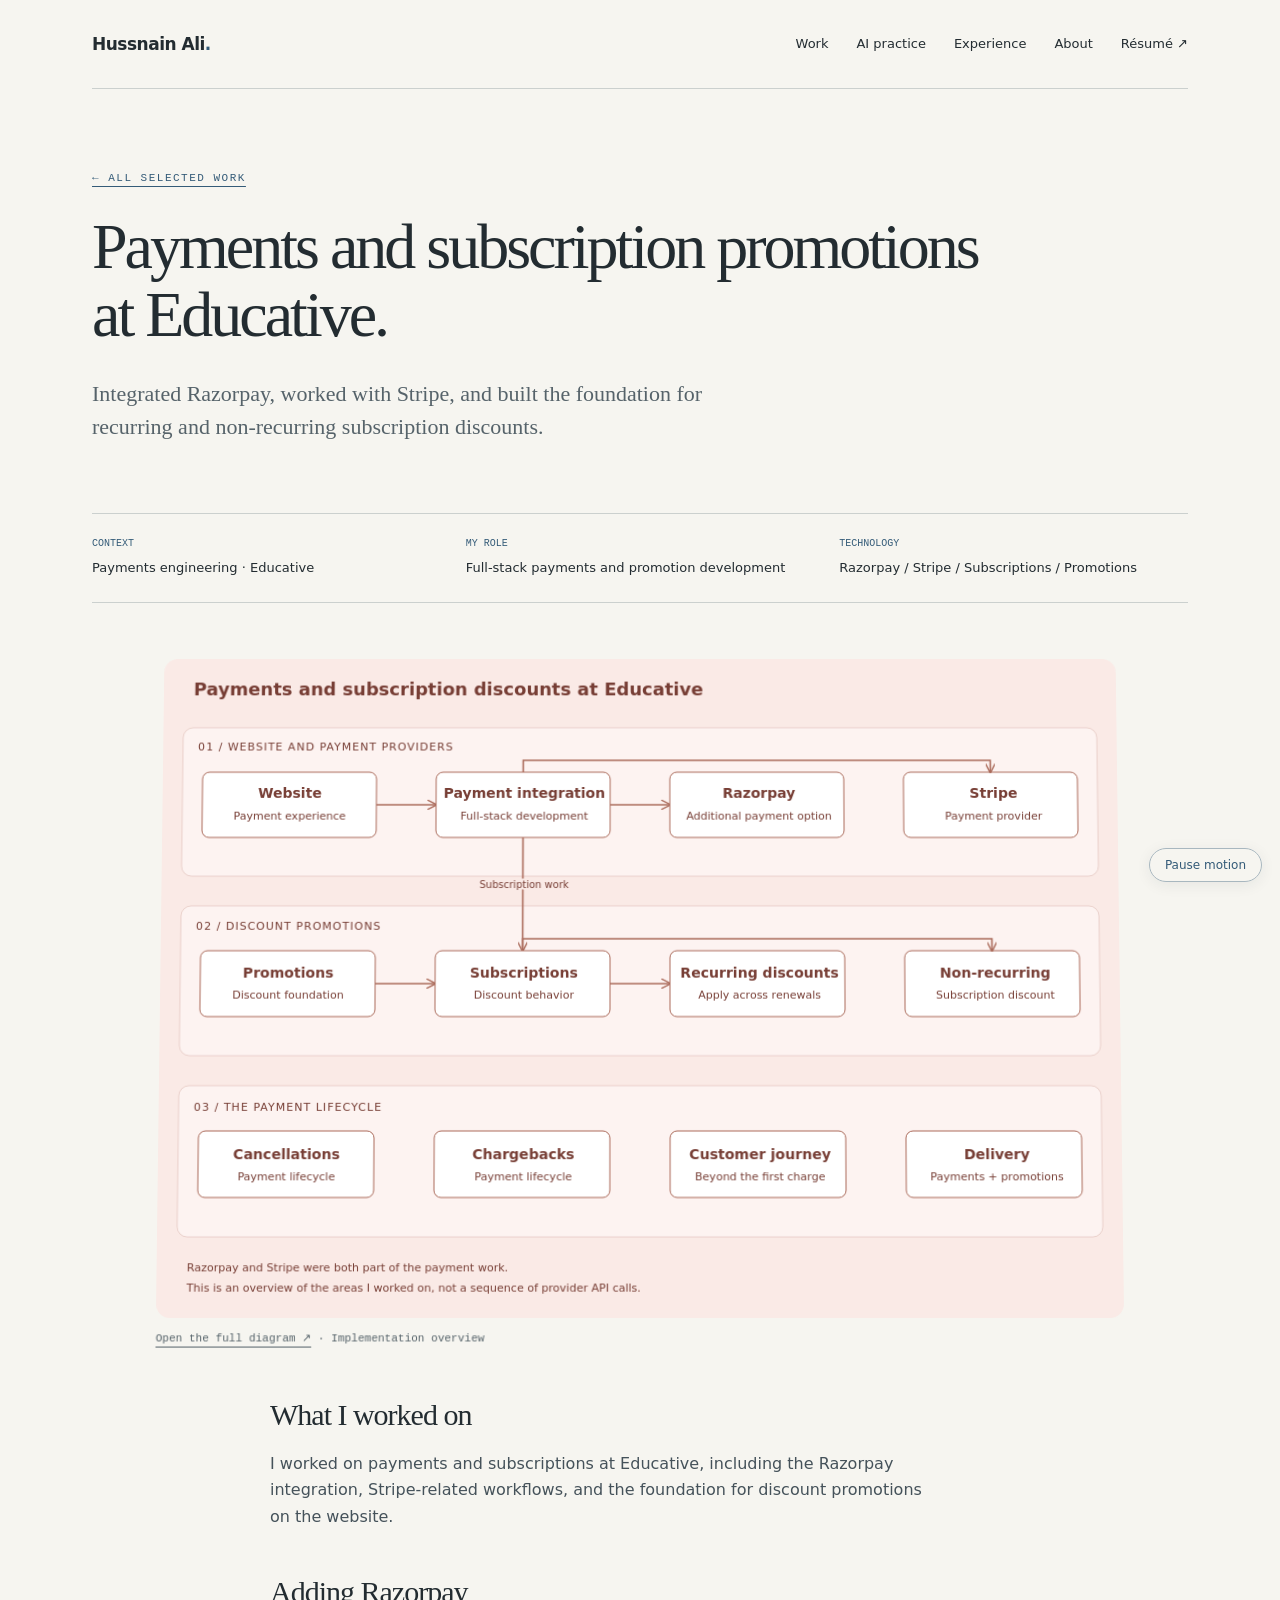
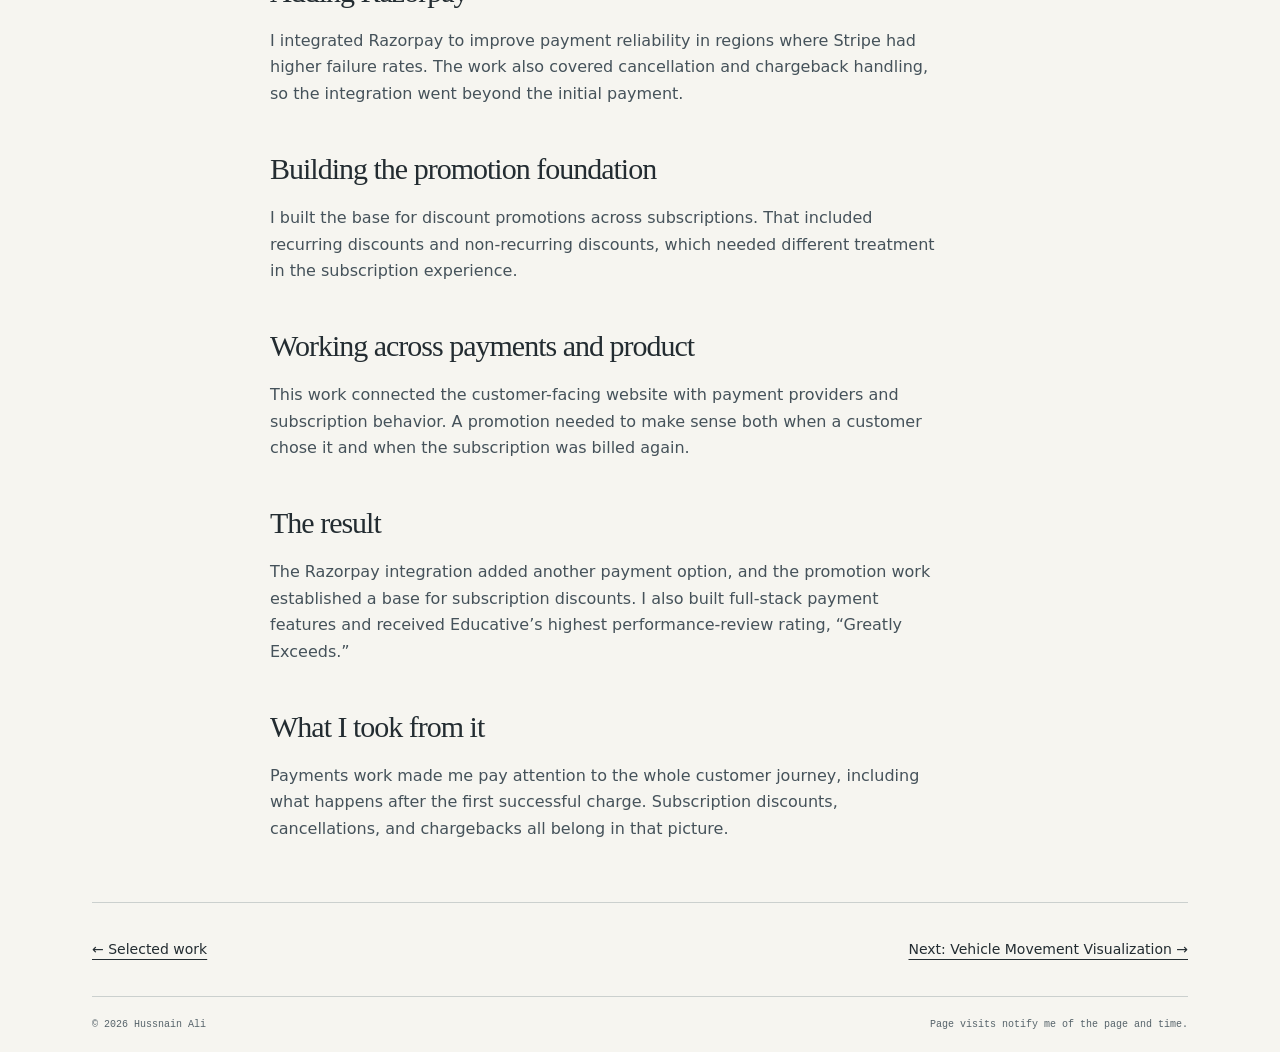
<file: work/educative-payments-promotions/index.html>
<!doctype html><html lang="en"><head><meta charset="utf-8"><meta name="viewport" content="width=device-width,initial-scale=1"><meta name="description" content="Integrated Razorpay, worked with Stripe, and built the foundation for recurring and non-recurring subscription discounts."><meta name="theme-color" content="#f6f5f0"><title>Payments & Discount Promotions | Hussnain Ali</title><link rel="stylesheet" href="/style.css"><link rel="icon" href="/favicon.svg" type="image/svg+xml"><script src="/motion.js" defer></script><script src="/visit-alerts.js" defer></script></head><body><a class="skip" href="#main">Skip to content</a><div class="wrap"><header><a class="brand" href="/">Hussnain Ali<span>.</span></a><nav aria-label="Main navigation"><a href="/#work">Work</a><a href="/#ai-workflow">AI practice</a><a href="/#experience">Experience</a><a href="/#about">About</a><a href="/Hussnain-Ali-Resume.pdf" download>Résumé ↗</a></nav></header><main id="main"><div class="casehero" style="view-transition-name: case-educative-payments-promotions"><a class="kicker" href="/#work">← All selected work</a><h1>Payments and subscription promotions at Educative.</h1><p class="lede">Integrated Razorpay, worked with Stripe, and built the foundation for recurring and non-recurring subscription discounts.</p></div><div class="facts"><div><b>Context</b>Payments engineering · Educative</div><div><b>My role</b>Full-stack payments and promotion development</div><div><b>Technology</b>Razorpay / Stripe / Subscriptions / Promotions</div></div><article class="article"><figure class="case-diagram"><svg xmlns="http://www.w3.org/2000/svg" viewBox="0 0 960 660" role="img" aria-labelledby="educative-payments-promotions-detail-title educative-payments-promotions-detail-desc" class="diagram-inline" focusable="false"><style data-motion="true">.diagram-signal{stroke-dasharray:9 91;stroke-dashoffset:100;opacity:0;animation:diagram-travel 1.8s linear 2;animation-play-state:paused}.diagram-node{animation:diagram-highlight 3.6s ease 1;animation-play-state:paused}.diagram-file .diagram-signal,.diagram-file .diagram-node,.is-playing .diagram-signal,.is-playing .diagram-node{animation-play-state:running}.motion-paused .diagram-signal{display:none}.motion-paused .diagram-node{animation:none!important}@keyframes diagram-travel{0%{stroke-dashoffset:100;opacity:0}8%,88%{opacity:.9}100%{stroke-dashoffset:-100;opacity:0}}@keyframes diagram-highlight{0%,100%{fill-opacity:1}25%,65%{fill-opacity:.45}}@media(prefers-reduced-motion:reduce){.diagram-signal{display:none}.diagram-node{animation:none!important}}</style><title id="educative-payments-promotions-detail-title">Payments and subscription discounts at Educative</title><desc id="educative-payments-promotions-detail-desc">Website: Payment experience. Payment integration: Full-stack development. Razorpay: Additional payment option. Stripe: Payment provider. Promotions: Discount foundation. Subscriptions: Discount behavior. Recurring discounts: Apply across renewals. Non-recurring: Non-recurring discount. Cancellations: Payment lifecycle. Chargebacks: Payment lifecycle. Customer journey: Beyond the first charge. Delivery: Payments + promotions</desc><defs><marker id="educative-payments-promotions-detail-arrow" viewBox="0 0 10 10" refX="9" refY="5" markerWidth="6" markerHeight="6" orient="auto"><path d="M0 0L10 5L0 10" fill="none" stroke="#ab6b5b" stroke-width="1.5" /></marker></defs><g font-family="system-ui,-apple-system,sans-serif"><rect width="960" height="660" rx="14" fill="#faeae6" /><text x="30" y="37" font-size="18" font-weight="600" fill="#773e35">Payments and subscription discounts at Educative</text><rect x="20" y="70" width="920" height="150" rx="10" fill="#ffffff" fill-opacity=".42" stroke="#ab6b5b" stroke-opacity=".22" /><text x="35" y="93" font-size="11" letter-spacing="1" fill="#773e35">01 / WEBSITE AND PAYMENT PROVIDERS</text><rect x="20" y="250" width="920" height="150" rx="10" fill="#ffffff" fill-opacity=".42" stroke="#ab6b5b" stroke-opacity=".22" /><text x="35" y="273" font-size="11" letter-spacing="1" fill="#773e35">02 / DISCOUNT PROMOTIONS</text><rect x="20" y="430" width="920" height="150" rx="10" fill="#ffffff" fill-opacity=".42" stroke="#ab6b5b" stroke-opacity=".22" /><text x="35" y="453" font-size="11" letter-spacing="1" fill="#773e35">03 / THE PAYMENT LIFECYCLE</text><path d="M215 148.0H275" fill="none" stroke="#ab6b5b" stroke-width="1.6" marker-end="url(#educative-payments-promotions-detail-arrow)" /><path d="M215 148.0H275" fill="none" stroke="#ab6b5b" stroke-width="2.5" class="diagram-signal" pathLength="100" aria-hidden="true" /><path d="M450 148.0H510" fill="none" stroke="#ab6b5b" stroke-width="1.6" marker-end="url(#educative-payments-promotions-detail-arrow)" /><path d="M450 148.0H510" fill="none" stroke="#ab6b5b" stroke-width="2.5" class="diagram-signal" pathLength="100" aria-hidden="true" /><path d="M215 328.0H275" fill="none" stroke="#ab6b5b" stroke-width="1.6" marker-end="url(#educative-payments-promotions-detail-arrow)" /><path d="M215 328.0H275" fill="none" stroke="#ab6b5b" stroke-width="2.5" class="diagram-signal" pathLength="100" aria-hidden="true" /><path d="M450 328.0H510" fill="none" stroke="#ab6b5b" stroke-width="1.6" marker-end="url(#educative-payments-promotions-detail-arrow)" /><path d="M450 328.0H510" fill="none" stroke="#ab6b5b" stroke-width="2.5" class="diagram-signal" pathLength="100" aria-hidden="true" /><path d="M362.5 181V238.0H362.5V295" fill="none" stroke="#ab6b5b" stroke-width="1.6" marker-end="url(#educative-payments-promotions-detail-arrow)" /><path d="M362.5 181V238.0H362.5V295" fill="none" stroke="#ab6b5b" stroke-width="2.5" class="diagram-signal" pathLength="100" aria-hidden="true" /><text x="362.5" y="231.0" text-anchor="middle" font-size="10" fill="#773e35" stroke="#faeae6" stroke-width="4" paint-order="stroke">Subscription work</text><rect x="40" y="115" width="175" height="66" rx="7" fill="#fff" stroke="#ab6b5b" class="diagram-node" /><text x="127.5" y="141" text-anchor="middle" font-size="14" font-weight="600" fill="#773e35">Website</text><text x="127.5" y="162" text-anchor="middle" font-size="11" fill="#773e35">Payment experience</text><rect x="275" y="115" width="175" height="66" rx="7" fill="#fff" stroke="#ab6b5b" class="diagram-node" /><text x="362.5" y="141" text-anchor="middle" font-size="14" font-weight="600" fill="#773e35">Payment integration</text><text x="362.5" y="162" text-anchor="middle" font-size="11" fill="#773e35">Full-stack development</text><rect x="510" y="115" width="175" height="66" rx="7" fill="#fff" stroke="#ab6b5b" class="diagram-node" /><text x="597.5" y="141" text-anchor="middle" font-size="14" font-weight="600" fill="#773e35">Razorpay</text><text x="597.5" y="162" text-anchor="middle" font-size="11" fill="#773e35">Additional payment option</text><rect x="745" y="115" width="175" height="66" rx="7" fill="#fff" stroke="#ab6b5b" class="diagram-node" /><text x="832.5" y="141" text-anchor="middle" font-size="14" font-weight="600" fill="#773e35">Stripe</text><text x="832.5" y="162" text-anchor="middle" font-size="11" fill="#773e35">Payment provider</text><rect x="40" y="295" width="175" height="66" rx="7" fill="#fff" stroke="#ab6b5b" class="diagram-node" /><text x="127.5" y="321" text-anchor="middle" font-size="14" font-weight="600" fill="#773e35">Promotions</text><text x="127.5" y="342" text-anchor="middle" font-size="11" fill="#773e35">Discount foundation</text><rect x="275" y="295" width="175" height="66" rx="7" fill="#fff" stroke="#ab6b5b" class="diagram-node" /><text x="362.5" y="321" text-anchor="middle" font-size="14" font-weight="600" fill="#773e35">Subscriptions</text><text x="362.5" y="342" text-anchor="middle" font-size="11" fill="#773e35">Discount behavior</text><rect x="510" y="295" width="175" height="66" rx="7" fill="#fff" stroke="#ab6b5b" class="diagram-node" /><text x="597.5" y="321" text-anchor="middle" font-size="14" font-weight="600" fill="#773e35">Recurring discounts</text><text x="597.5" y="342" text-anchor="middle" font-size="11" fill="#773e35">Apply across renewals</text><rect x="745" y="295" width="175" height="66" rx="7" fill="#fff" stroke="#ab6b5b" class="diagram-node" /><text x="832.5" y="321" text-anchor="middle" font-size="14" font-weight="600" fill="#773e35">Non-recurring</text><text x="832.5" y="342" text-anchor="middle" font-size="11" fill="#773e35">Subscription discount</text><rect x="40" y="475" width="175" height="66" rx="7" fill="#fff" stroke="#ab6b5b" class="diagram-node" /><text x="127.5" y="501" text-anchor="middle" font-size="14" font-weight="600" fill="#773e35">Cancellations</text><text x="127.5" y="522" text-anchor="middle" font-size="11" fill="#773e35">Payment lifecycle</text><rect x="275" y="475" width="175" height="66" rx="7" fill="#fff" stroke="#ab6b5b" class="diagram-node" /><text x="362.5" y="501" text-anchor="middle" font-size="14" font-weight="600" fill="#773e35">Chargebacks</text><text x="362.5" y="522" text-anchor="middle" font-size="11" fill="#773e35">Payment lifecycle</text><rect x="510" y="475" width="175" height="66" rx="7" fill="#fff" stroke="#ab6b5b" class="diagram-node" /><text x="597.5" y="501" text-anchor="middle" font-size="14" font-weight="600" fill="#773e35">Customer journey</text><text x="597.5" y="522" text-anchor="middle" font-size="11" fill="#773e35">Beyond the first charge</text><rect x="745" y="475" width="175" height="66" rx="7" fill="#fff" stroke="#ab6b5b" class="diagram-node" /><text x="832.5" y="501" text-anchor="middle" font-size="14" font-weight="600" fill="#773e35">Delivery</text><text x="832.5" y="522" text-anchor="middle" font-size="11" fill="#773e35">Payments + promotions</text><text x="30" y="612" font-size="11" fill="#773e35">Razorpay and Stripe were both part of the payment work.</text><text x="30" y="632" font-size="11" fill="#773e35">This is an overview of the areas I worked on, not a sequence of provider API calls.</text><path d="M362.5 115V103H832.5V115" fill="none" stroke="#ab6b5b" stroke-width="1.6" marker-end="url(#educative-payments-promotions-detail-arrow)" /><path d="M362.5 115V103H832.5V115" fill="none" stroke="#ab6b5b" stroke-width="2.5" class="diagram-signal" pathLength="100" aria-hidden="true" /><path d="M362.5 295V283H832.5V295" fill="none" stroke="#ab6b5b" stroke-width="1.6" marker-end="url(#educative-payments-promotions-detail-arrow)" /><path d="M362.5 295V283H832.5V295" fill="none" stroke="#ab6b5b" stroke-width="2.5" class="diagram-signal" pathLength="100" aria-hidden="true" /></g></svg><figcaption><a href="/diagrams/educative-payments-promotions-detail.svg" target="_blank" rel="noopener">Open the full diagram ↗</a> · Implementation overview</figcaption></figure><section><h2>What I worked on</h2><p>I worked on payments and subscriptions at Educative, including the Razorpay integration, Stripe-related workflows, and the foundation for discount promotions on the website.</p></section><section><h2>Adding Razorpay</h2><p>I integrated Razorpay to improve payment reliability in regions where Stripe had higher failure rates. The work also covered cancellation and chargeback handling, so the integration went beyond the initial payment.</p></section><section><h2>Building the promotion foundation</h2><p>I built the base for discount promotions across subscriptions. That included recurring discounts and non-recurring discounts, which needed different treatment in the subscription experience.</p></section><section><h2>Working across payments and product</h2><p>This work connected the customer-facing website with payment providers and subscription behavior. A promotion needed to make sense both when a customer chose it and when the subscription was billed again.</p></section><section><h2>The result</h2><p>The Razorpay integration added another payment option, and the promotion work established a base for subscription discounts. I also built full-stack payment features and received Educative’s highest performance-review rating, “Greatly Exceeds.”</p></section><section><h2>What I took from it</h2><p>Payments work made me pay attention to the whole customer journey, including what happens after the first successful charge. Subscription discounts, cancellations, and chargebacks all belong in that picture.</p></section></article><div class="next"><a href="/#work">← Selected work</a><a href="/work/decision-labs-geospatial/#main">Next: Vehicle Movement Visualization →</a></div></main><footer><span>© 2026 Hussnain Ali</span><span>Page visits notify me of the page and time.</span></footer></div></body></html>
</file>
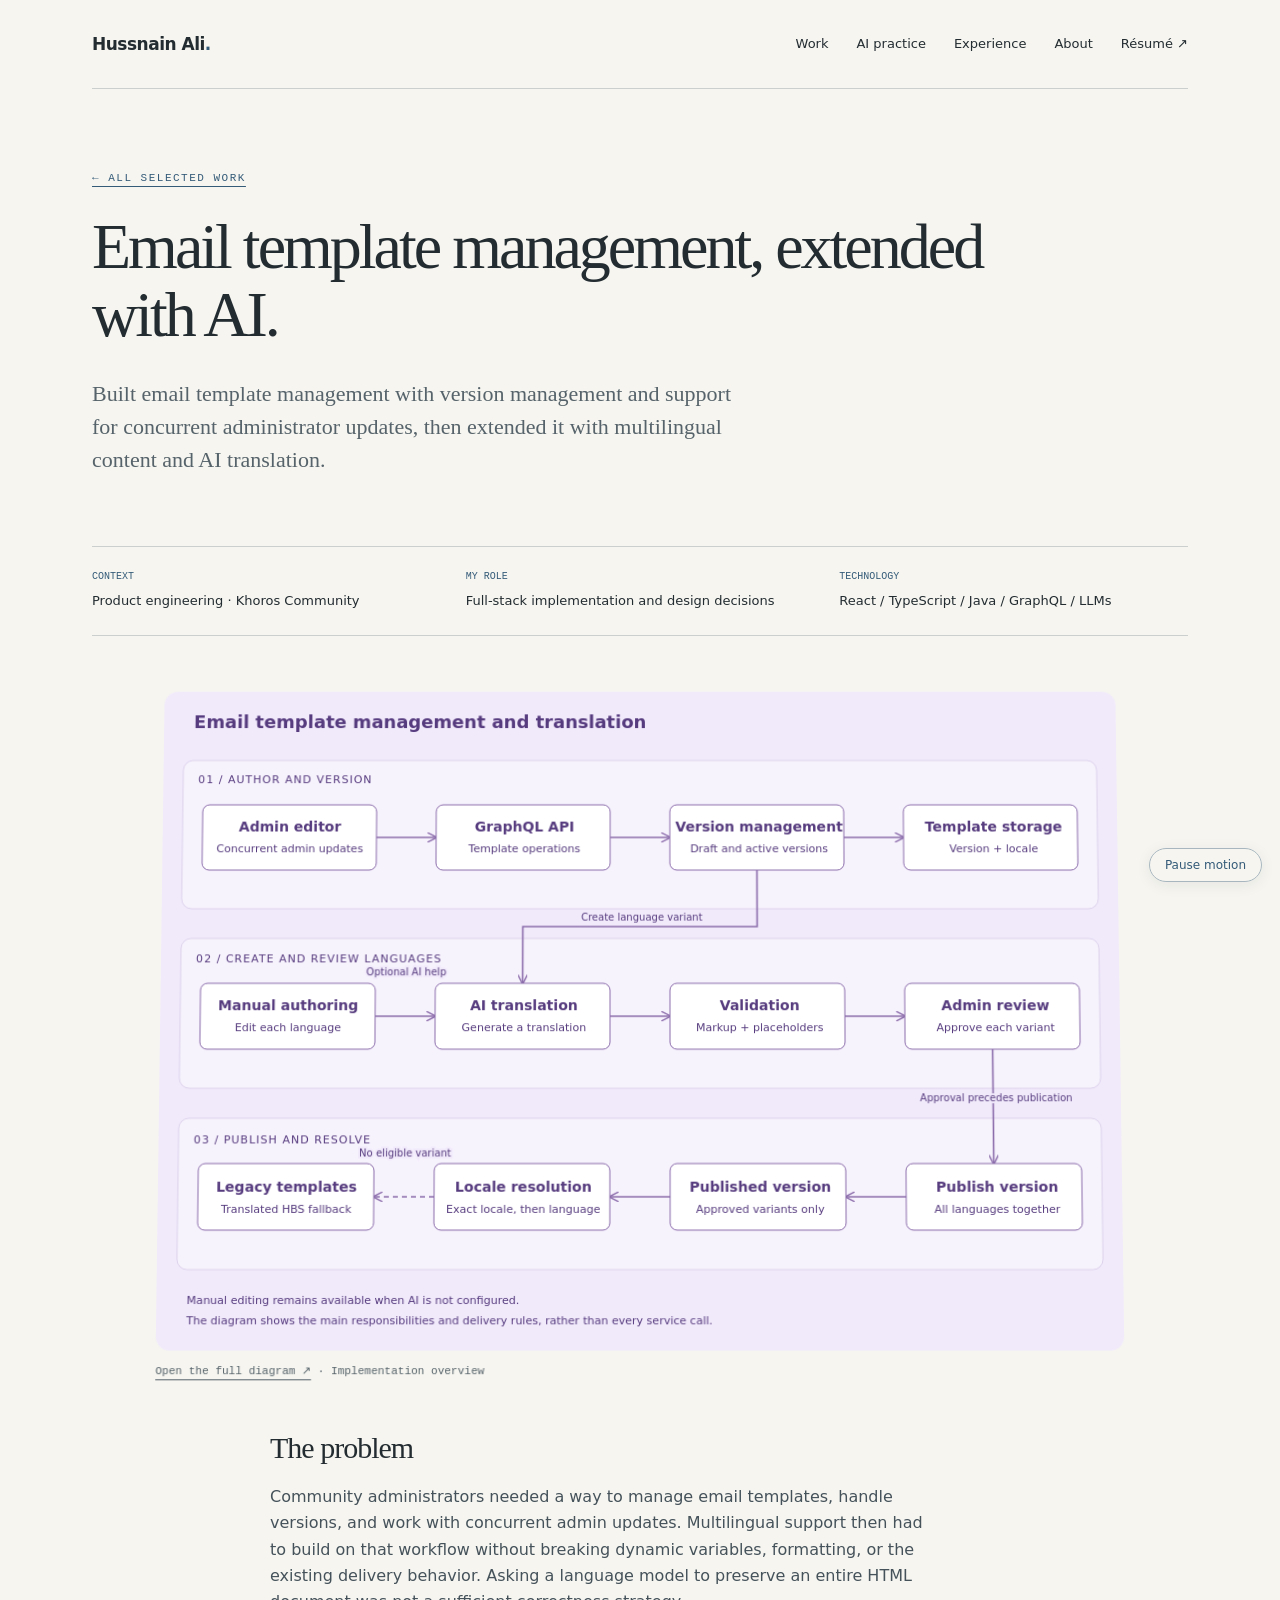
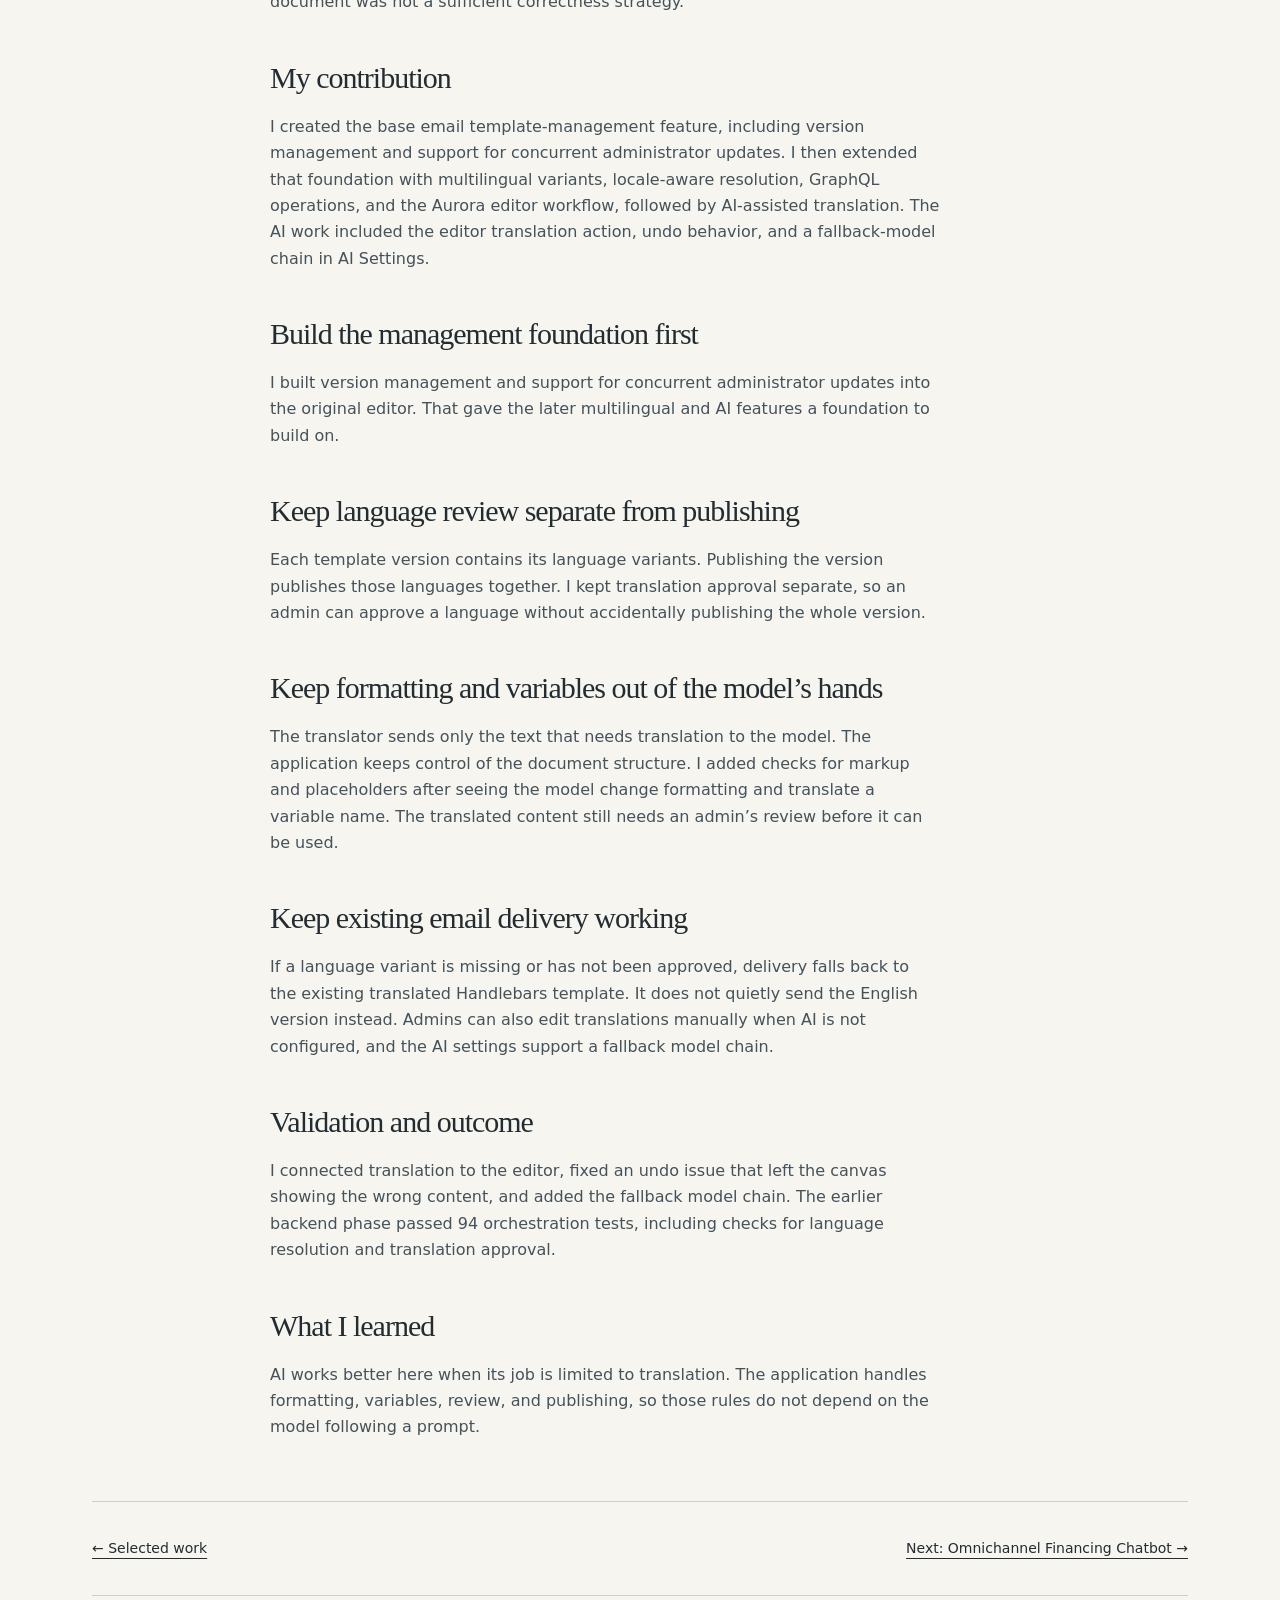
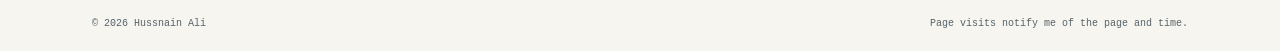
<file: work/email-template-manager/index.html>
<!doctype html><html lang="en"><head><meta charset="utf-8"><meta name="viewport" content="width=device-width,initial-scale=1"><meta name="description" content="Built email template management with version management and support for concurrent administrator updates, then extended it with multilingual content and AI translation."><meta name="theme-color" content="#f6f5f0"><title>Email Template Manager | Hussnain Ali</title><link rel="stylesheet" href="/style.css"><link rel="icon" href="/favicon.svg" type="image/svg+xml"><script src="/motion.js" defer></script><script src="/visit-alerts.js" defer></script></head><body><a class="skip" href="#main">Skip to content</a><div class="wrap"><header><a class="brand" href="/">Hussnain Ali<span>.</span></a><nav aria-label="Main navigation"><a href="/#work">Work</a><a href="/#ai-workflow">AI practice</a><a href="/#experience">Experience</a><a href="/#about">About</a><a href="/Hussnain-Ali-Resume.pdf" download>Résumé ↗</a></nav></header><main id="main"><div class="casehero" style="view-transition-name: case-email-template-manager"><a class="kicker" href="/#work">← All selected work</a><h1>Email template management, extended with AI.</h1><p class="lede">Built email template management with version management and support for concurrent administrator updates, then extended it with multilingual content and AI translation.</p></div><div class="facts"><div><b>Context</b>Product engineering · Khoros Community</div><div><b>My role</b>Full-stack implementation and design decisions</div><div><b>Technology</b>React / TypeScript / Java / GraphQL / LLMs</div></div><article class="article"><figure class="case-diagram"><svg xmlns="http://www.w3.org/2000/svg" viewBox="0 0 960 660" role="img" aria-labelledby="email-template-manager-detail-title email-template-manager-detail-desc" class="diagram-inline" focusable="false"><style data-motion="true">.diagram-signal{stroke-dasharray:9 91;stroke-dashoffset:100;opacity:0;animation:diagram-travel 1.8s linear 2;animation-play-state:paused}.diagram-node{animation:diagram-highlight 3.6s ease 1;animation-play-state:paused}.diagram-file .diagram-signal,.diagram-file .diagram-node,.is-playing .diagram-signal,.is-playing .diagram-node{animation-play-state:running}.motion-paused .diagram-signal{display:none}.motion-paused .diagram-node{animation:none!important}@keyframes diagram-travel{0%{stroke-dashoffset:100;opacity:0}8%,88%{opacity:.9}100%{stroke-dashoffset:-100;opacity:0}}@keyframes diagram-highlight{0%,100%{fill-opacity:1}25%,65%{fill-opacity:.45}}@media(prefers-reduced-motion:reduce){.diagram-signal{display:none}.diagram-node{animation:none!important}}</style><title id="email-template-manager-detail-title">Email template management and translation</title><desc id="email-template-manager-detail-desc">Admin editor: Concurrent admin updates. GraphQL API: Template operations. Version management: Draft and active versions. Template storage: Version + locale. Manual authoring: Edit each language. AI translation: Generate a translation. Validation: Markup + placeholders. Admin review: Approve each variant. Legacy templates: Translated HBS fallback. Locale resolution: Exact locale, then language. Published version: Approved variants only. Publish version: All languages together</desc><defs><marker id="email-template-manager-detail-arrow" viewBox="0 0 10 10" refX="9" refY="5" markerWidth="6" markerHeight="6" orient="auto"><path d="M0 0L10 5L0 10" fill="none" stroke="#8b6cab" stroke-width="1.5" /></marker></defs><g font-family="system-ui,-apple-system,sans-serif"><rect width="960" height="660" rx="14" fill="#f1eafb" /><text x="30" y="37" font-size="18" font-weight="600" fill="#563b7e">Email template management and translation</text><rect x="20" y="70" width="920" height="150" rx="10" fill="#ffffff" fill-opacity=".42" stroke="#8b6cab" stroke-opacity=".22" /><text x="35" y="93" font-size="11" letter-spacing="1" fill="#563b7e">01 / AUTHOR AND VERSION</text><rect x="20" y="250" width="920" height="150" rx="10" fill="#ffffff" fill-opacity=".42" stroke="#8b6cab" stroke-opacity=".22" /><text x="35" y="273" font-size="11" letter-spacing="1" fill="#563b7e">02 / CREATE AND REVIEW LANGUAGES</text><rect x="20" y="430" width="920" height="150" rx="10" fill="#ffffff" fill-opacity=".42" stroke="#8b6cab" stroke-opacity=".22" /><text x="35" y="453" font-size="11" letter-spacing="1" fill="#563b7e">03 / PUBLISH AND RESOLVE</text><path d="M215 148.0H275" fill="none" stroke="#8b6cab" stroke-width="1.6" marker-end="url(#email-template-manager-detail-arrow)" /><path d="M215 148.0H275" fill="none" stroke="#8b6cab" stroke-width="2.5" class="diagram-signal" pathLength="100" aria-hidden="true" /><path d="M450 148.0H510" fill="none" stroke="#8b6cab" stroke-width="1.6" marker-end="url(#email-template-manager-detail-arrow)" /><path d="M450 148.0H510" fill="none" stroke="#8b6cab" stroke-width="2.5" class="diagram-signal" pathLength="100" aria-hidden="true" /><path d="M685 148.0H745" fill="none" stroke="#8b6cab" stroke-width="1.6" marker-end="url(#email-template-manager-detail-arrow)" /><path d="M685 148.0H745" fill="none" stroke="#8b6cab" stroke-width="2.5" class="diagram-signal" pathLength="100" aria-hidden="true" /><path d="M597.5 181V238.0H362.5V295" fill="none" stroke="#8b6cab" stroke-width="1.6" marker-end="url(#email-template-manager-detail-arrow)" /><path d="M597.5 181V238.0H362.5V295" fill="none" stroke="#8b6cab" stroke-width="2.5" class="diagram-signal" pathLength="100" aria-hidden="true" /><text x="480.0" y="231.0" text-anchor="middle" font-size="10" fill="#563b7e" stroke="#f1eafb" stroke-width="4" paint-order="stroke">Create language variant</text><path d="M215 328.0H275" fill="none" stroke="#8b6cab" stroke-width="1.6" marker-end="url(#email-template-manager-detail-arrow)" /><path d="M215 328.0H275" fill="none" stroke="#8b6cab" stroke-width="2.5" class="diagram-signal" pathLength="100" aria-hidden="true" /><text x="245.0" y="286" text-anchor="middle" font-size="10" fill="#563b7e" stroke="#f1eafb" stroke-width="4" paint-order="stroke">Optional AI help</text><path d="M450 328.0H510" fill="none" stroke="#8b6cab" stroke-width="1.6" marker-end="url(#email-template-manager-detail-arrow)" /><path d="M450 328.0H510" fill="none" stroke="#8b6cab" stroke-width="2.5" class="diagram-signal" pathLength="100" aria-hidden="true" /><path d="M685 328.0H745" fill="none" stroke="#8b6cab" stroke-width="1.6" marker-end="url(#email-template-manager-detail-arrow)" /><path d="M685 328.0H745" fill="none" stroke="#8b6cab" stroke-width="2.5" class="diagram-signal" pathLength="100" aria-hidden="true" /><path d="M832.5 361V418.0H832.5V475" fill="none" stroke="#8b6cab" stroke-width="1.6" marker-end="url(#email-template-manager-detail-arrow)" /><path d="M832.5 361V418.0H832.5V475" fill="none" stroke="#8b6cab" stroke-width="2.5" class="diagram-signal" pathLength="100" aria-hidden="true" /><text x="832.5" y="411.0" text-anchor="middle" font-size="10" fill="#563b7e" stroke="#f1eafb" stroke-width="4" paint-order="stroke">Approval precedes publication</text><path d="M745 508.0H685" fill="none" stroke="#8b6cab" stroke-width="1.6" marker-end="url(#email-template-manager-detail-arrow)" /><path d="M745 508.0H685" fill="none" stroke="#8b6cab" stroke-width="2.5" class="diagram-signal" pathLength="100" aria-hidden="true" /><path d="M510 508.0H450" fill="none" stroke="#8b6cab" stroke-width="1.6" marker-end="url(#email-template-manager-detail-arrow)" /><path d="M510 508.0H450" fill="none" stroke="#8b6cab" stroke-width="2.5" class="diagram-signal" pathLength="100" aria-hidden="true" /><path d="M275 508.0H215" fill="none" stroke="#8b6cab" stroke-width="1.6" marker-end="url(#email-template-manager-detail-arrow)" stroke-dasharray="5 4" /><path d="M275 508.0H215" fill="none" stroke="#8b6cab" stroke-width="2.5" stroke-dasharray="5 4" class="diagram-signal" pathLength="100" aria-hidden="true" /><text x="245.0" y="466" text-anchor="middle" font-size="10" fill="#563b7e" stroke="#f1eafb" stroke-width="4" paint-order="stroke">No eligible variant</text><rect x="40" y="115" width="175" height="66" rx="7" fill="#fff" stroke="#8b6cab" class="diagram-node" /><text x="127.5" y="141" text-anchor="middle" font-size="14" font-weight="600" fill="#563b7e">Admin editor</text><text x="127.5" y="162" text-anchor="middle" font-size="11" fill="#563b7e">Concurrent admin updates</text><rect x="275" y="115" width="175" height="66" rx="7" fill="#fff" stroke="#8b6cab" class="diagram-node" /><text x="362.5" y="141" text-anchor="middle" font-size="14" font-weight="600" fill="#563b7e">GraphQL API</text><text x="362.5" y="162" text-anchor="middle" font-size="11" fill="#563b7e">Template operations</text><rect x="510" y="115" width="175" height="66" rx="7" fill="#fff" stroke="#8b6cab" class="diagram-node" /><text x="597.5" y="141" text-anchor="middle" font-size="14" font-weight="600" fill="#563b7e">Version management</text><text x="597.5" y="162" text-anchor="middle" font-size="11" fill="#563b7e">Draft and active versions</text><rect x="745" y="115" width="175" height="66" rx="7" fill="#fff" stroke="#8b6cab" class="diagram-node" /><text x="832.5" y="141" text-anchor="middle" font-size="14" font-weight="600" fill="#563b7e">Template storage</text><text x="832.5" y="162" text-anchor="middle" font-size="11" fill="#563b7e">Version + locale</text><rect x="40" y="295" width="175" height="66" rx="7" fill="#fff" stroke="#8b6cab" class="diagram-node" /><text x="127.5" y="321" text-anchor="middle" font-size="14" font-weight="600" fill="#563b7e">Manual authoring</text><text x="127.5" y="342" text-anchor="middle" font-size="11" fill="#563b7e">Edit each language</text><rect x="275" y="295" width="175" height="66" rx="7" fill="#fff" stroke="#8b6cab" class="diagram-node" /><text x="362.5" y="321" text-anchor="middle" font-size="14" font-weight="600" fill="#563b7e">AI translation</text><text x="362.5" y="342" text-anchor="middle" font-size="11" fill="#563b7e">Generate a translation</text><rect x="510" y="295" width="175" height="66" rx="7" fill="#fff" stroke="#8b6cab" class="diagram-node" /><text x="597.5" y="321" text-anchor="middle" font-size="14" font-weight="600" fill="#563b7e">Validation</text><text x="597.5" y="342" text-anchor="middle" font-size="11" fill="#563b7e">Markup + placeholders</text><rect x="745" y="295" width="175" height="66" rx="7" fill="#fff" stroke="#8b6cab" class="diagram-node" /><text x="832.5" y="321" text-anchor="middle" font-size="14" font-weight="600" fill="#563b7e">Admin review</text><text x="832.5" y="342" text-anchor="middle" font-size="11" fill="#563b7e">Approve each variant</text><rect x="40" y="475" width="175" height="66" rx="7" fill="#fff" stroke="#8b6cab" class="diagram-node" /><text x="127.5" y="501" text-anchor="middle" font-size="14" font-weight="600" fill="#563b7e">Legacy templates</text><text x="127.5" y="522" text-anchor="middle" font-size="11" fill="#563b7e">Translated HBS fallback</text><rect x="275" y="475" width="175" height="66" rx="7" fill="#fff" stroke="#8b6cab" class="diagram-node" /><text x="362.5" y="501" text-anchor="middle" font-size="14" font-weight="600" fill="#563b7e">Locale resolution</text><text x="362.5" y="522" text-anchor="middle" font-size="11" fill="#563b7e">Exact locale, then language</text><rect x="510" y="475" width="175" height="66" rx="7" fill="#fff" stroke="#8b6cab" class="diagram-node" /><text x="597.5" y="501" text-anchor="middle" font-size="14" font-weight="600" fill="#563b7e">Published version</text><text x="597.5" y="522" text-anchor="middle" font-size="11" fill="#563b7e">Approved variants only</text><rect x="745" y="475" width="175" height="66" rx="7" fill="#fff" stroke="#8b6cab" class="diagram-node" /><text x="832.5" y="501" text-anchor="middle" font-size="14" font-weight="600" fill="#563b7e">Publish version</text><text x="832.5" y="522" text-anchor="middle" font-size="11" fill="#563b7e">All languages together</text><text x="30" y="612" font-size="11" fill="#563b7e">Manual editing remains available when AI is not configured.</text><text x="30" y="632" font-size="11" fill="#563b7e">The diagram shows the main responsibilities and delivery rules, rather than every service call.</text></g></svg><figcaption><a href="/diagrams/email-template-manager-detail.svg" target="_blank" rel="noopener">Open the full diagram ↗</a> · Implementation overview</figcaption></figure><section><h2>The problem</h2><p>Community administrators needed a way to manage email templates, handle versions, and work with concurrent admin updates. Multilingual support then had to build on that workflow without breaking dynamic variables, formatting, or the existing delivery behavior. Asking a language model to preserve an entire HTML document was not a sufficient correctness strategy.</p></section><section><h2>My contribution</h2><p>I created the base email template-management feature, including version management and support for concurrent administrator updates. I then extended that foundation with multilingual variants, locale-aware resolution, GraphQL operations, and the Aurora editor workflow, followed by AI-assisted translation. The AI work included the editor translation action, undo behavior, and a fallback-model chain in AI Settings.</p></section><section><h2>Build the management foundation first</h2><p>I built version management and support for concurrent administrator updates into the original editor. That gave the later multilingual and AI features a foundation to build on.</p></section><section><h2>Keep language review separate from publishing</h2><p>Each template version contains its language variants. Publishing the version publishes those languages together. I kept translation approval separate, so an admin can approve a language without accidentally publishing the whole version.</p></section><section><h2>Keep formatting and variables out of the model’s hands</h2><p>The translator sends only the text that needs translation to the model. The application keeps control of the document structure. I added checks for markup and placeholders after seeing the model change formatting and translate a variable name. The translated content still needs an admin’s review before it can be used.</p></section><section><h2>Keep existing email delivery working</h2><p>If a language variant is missing or has not been approved, delivery falls back to the existing translated Handlebars template. It does not quietly send the English version instead. Admins can also edit translations manually when AI is not configured, and the AI settings support a fallback model chain.</p></section><section><h2>Validation and outcome</h2><p>I connected translation to the editor, fixed an undo issue that left the canvas showing the wrong content, and added the fallback model chain. The earlier backend phase passed 94 orchestration tests, including checks for language resolution and translation approval.</p></section><section><h2>What I learned</h2><p>AI works better here when its job is limited to translation. The application handles formatting, variables, review, and publishing, so those rules do not depend on the model following a prompt.</p></section></article><div class="next"><a href="/#work">← Selected work</a><a href="/work/vartana-financing-chatbot/#main">Next: Omnichannel Financing Chatbot →</a></div></main><footer><span>© 2026 Hussnain Ali</span><span>Page visits notify me of the page and time.</span></footer></div></body></html>
</file>
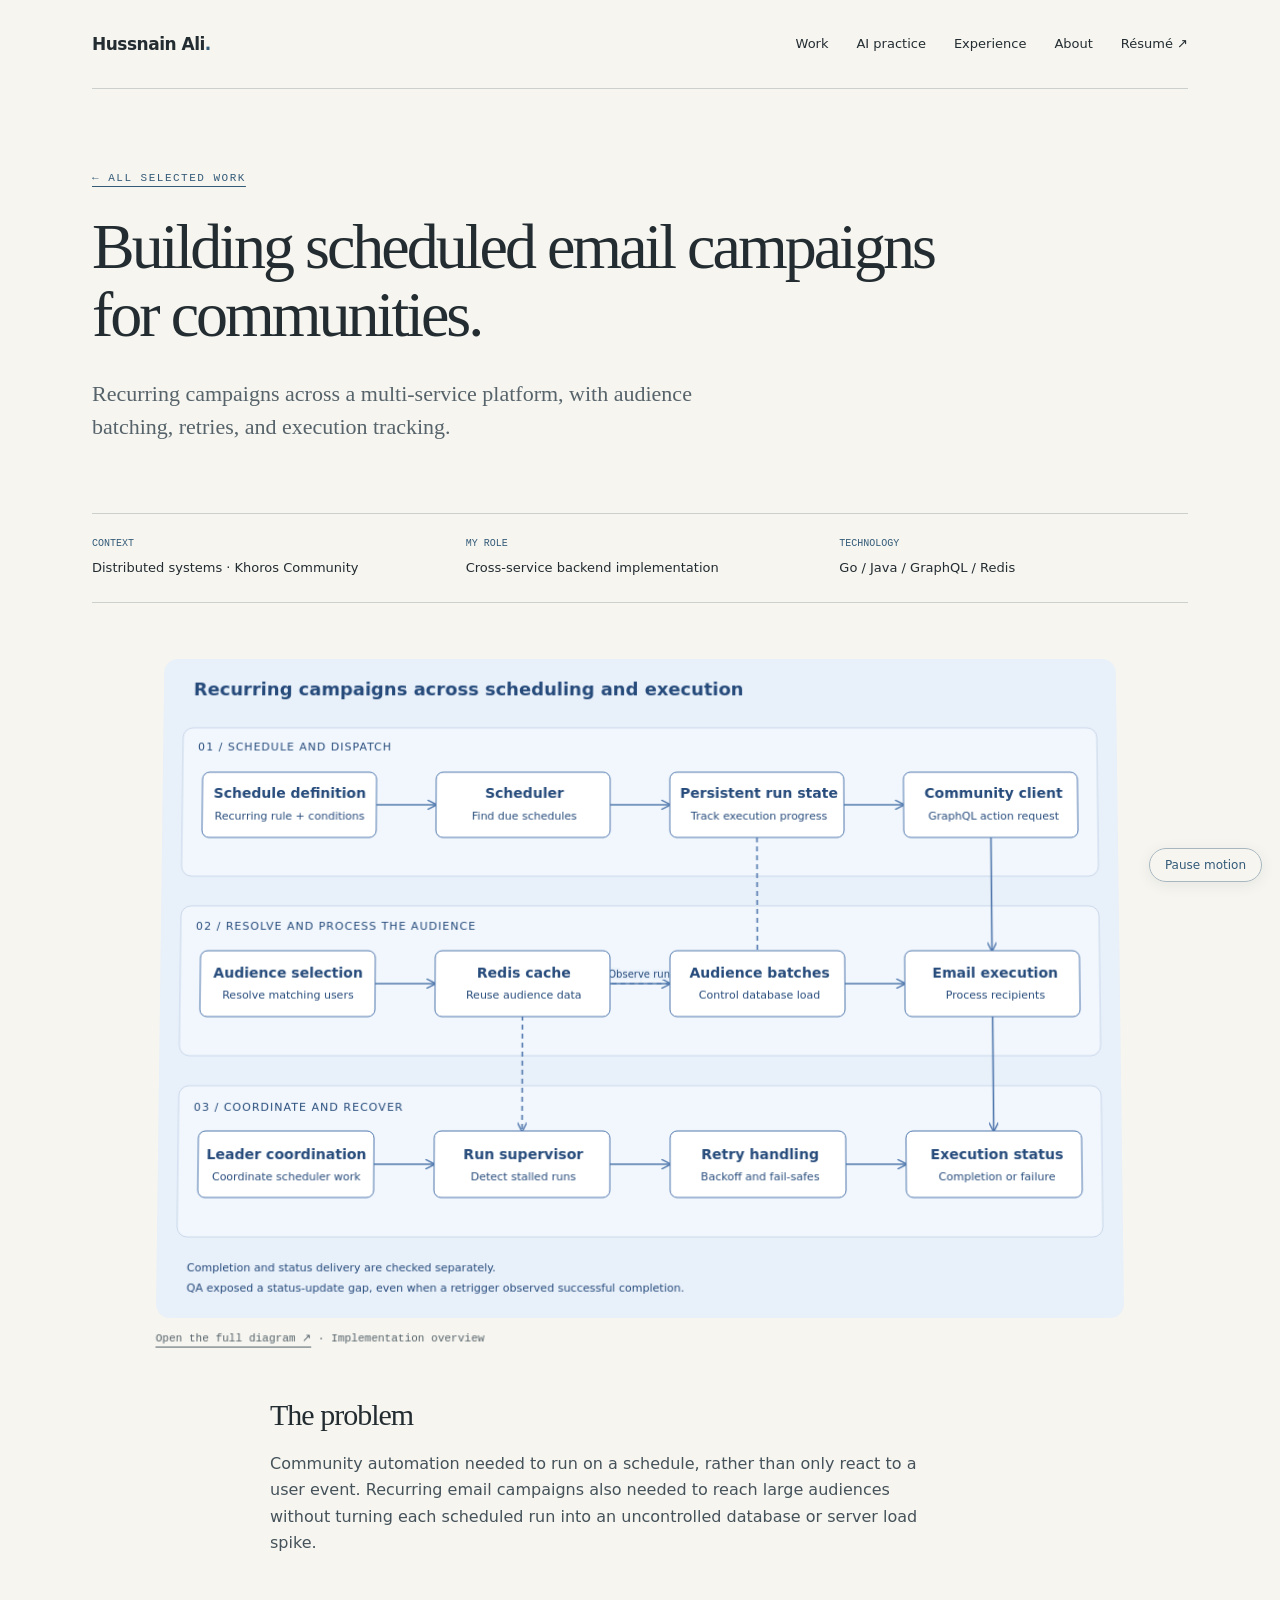
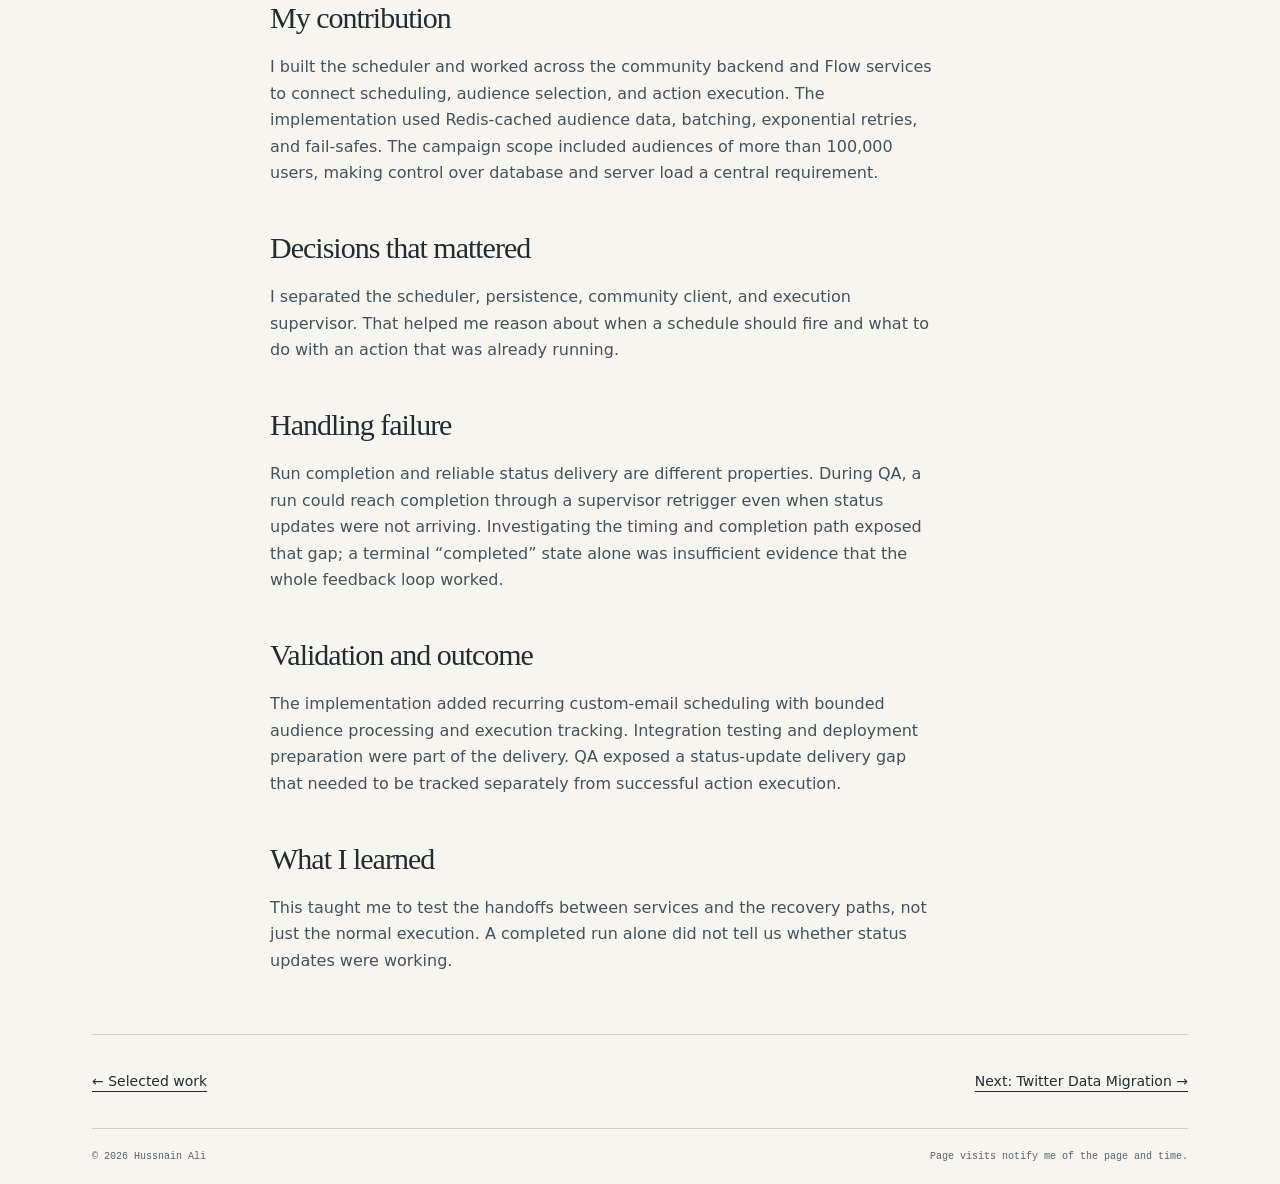
<file: work/orchestrator-scheduler/index.html>
<!doctype html><html lang="en"><head><meta charset="utf-8"><meta name="viewport" content="width=device-width,initial-scale=1"><meta name="description" content="Recurring campaigns across a multi-service platform, with audience batching, retries, and execution tracking."><meta name="theme-color" content="#f6f5f0"><title>Orchestrator Scheduler | Hussnain Ali</title><link rel="stylesheet" href="/style.css"><link rel="icon" href="/favicon.svg" type="image/svg+xml"><script src="/motion.js" defer></script><script src="/visit-alerts.js" defer></script></head><body><a class="skip" href="#main">Skip to content</a><div class="wrap"><header><a class="brand" href="/">Hussnain Ali<span>.</span></a><nav aria-label="Main navigation"><a href="/#work">Work</a><a href="/#ai-workflow">AI practice</a><a href="/#experience">Experience</a><a href="/#about">About</a><a href="/Hussnain-Ali-Resume.pdf" download>Résumé ↗</a></nav></header><main id="main"><div class="casehero" style="view-transition-name: case-orchestrator-scheduler"><a class="kicker" href="/#work">← All selected work</a><h1>Building scheduled email campaigns for communities.</h1><p class="lede">Recurring campaigns across a multi-service platform, with audience batching, retries, and execution tracking.</p></div><div class="facts"><div><b>Context</b>Distributed systems · Khoros Community</div><div><b>My role</b>Cross-service backend implementation</div><div><b>Technology</b>Go / Java / GraphQL / Redis</div></div><article class="article"><figure class="case-diagram"><svg xmlns="http://www.w3.org/2000/svg" viewBox="0 0 960 660" role="img" aria-labelledby="orchestrator-scheduler-detail-title orchestrator-scheduler-detail-desc" class="diagram-inline" focusable="false"><style data-motion="true">.diagram-signal{stroke-dasharray:9 91;stroke-dashoffset:100;opacity:0;animation:diagram-travel 1.8s linear 2;animation-play-state:paused}.diagram-node{animation:diagram-highlight 3.6s ease 1;animation-play-state:paused}.diagram-file .diagram-signal,.diagram-file .diagram-node,.is-playing .diagram-signal,.is-playing .diagram-node{animation-play-state:running}.motion-paused .diagram-signal{display:none}.motion-paused .diagram-node{animation:none!important}@keyframes diagram-travel{0%{stroke-dashoffset:100;opacity:0}8%,88%{opacity:.9}100%{stroke-dashoffset:-100;opacity:0}}@keyframes diagram-highlight{0%,100%{fill-opacity:1}25%,65%{fill-opacity:.45}}@media(prefers-reduced-motion:reduce){.diagram-signal{display:none}.diagram-node{animation:none!important}}</style><title id="orchestrator-scheduler-detail-title">Recurring campaigns across scheduling and execution</title><desc id="orchestrator-scheduler-detail-desc">Schedule definition: Recurring rule + conditions. Scheduler: Find due schedules. Persistent run state: Track execution progress. Community client: GraphQL action request. Audience selection: Resolve matching users. Redis cache: Reuse audience data. Audience batches: Control database load. Email execution: Process recipients. Leader coordination: Coordinate scheduler work. Run supervisor: Detect stalled runs. Retry handling: Backoff and fail-safes. Execution status: Completion or failure</desc><defs><marker id="orchestrator-scheduler-detail-arrow" viewBox="0 0 10 10" refX="9" refY="5" markerWidth="6" markerHeight="6" orient="auto"><path d="M0 0L10 5L0 10" fill="none" stroke="#5078ad" stroke-width="1.5" /></marker></defs><g font-family="system-ui,-apple-system,sans-serif"><rect width="960" height="660" rx="14" fill="#e8f0fa" /><text x="30" y="37" font-size="18" font-weight="600" fill="#264b7b">Recurring campaigns across scheduling and execution</text><rect x="20" y="70" width="920" height="150" rx="10" fill="#ffffff" fill-opacity=".42" stroke="#5078ad" stroke-opacity=".22" /><text x="35" y="93" font-size="11" letter-spacing="1" fill="#264b7b">01 / SCHEDULE AND DISPATCH</text><rect x="20" y="250" width="920" height="150" rx="10" fill="#ffffff" fill-opacity=".42" stroke="#5078ad" stroke-opacity=".22" /><text x="35" y="273" font-size="11" letter-spacing="1" fill="#264b7b">02 / RESOLVE AND PROCESS THE AUDIENCE</text><rect x="20" y="430" width="920" height="150" rx="10" fill="#ffffff" fill-opacity=".42" stroke="#5078ad" stroke-opacity=".22" /><text x="35" y="453" font-size="11" letter-spacing="1" fill="#264b7b">03 / COORDINATE AND RECOVER</text><path d="M215 148.0H275" fill="none" stroke="#5078ad" stroke-width="1.6" marker-end="url(#orchestrator-scheduler-detail-arrow)" /><path d="M215 148.0H275" fill="none" stroke="#5078ad" stroke-width="2.5" class="diagram-signal" pathLength="100" aria-hidden="true" /><path d="M450 148.0H510" fill="none" stroke="#5078ad" stroke-width="1.6" marker-end="url(#orchestrator-scheduler-detail-arrow)" /><path d="M450 148.0H510" fill="none" stroke="#5078ad" stroke-width="2.5" class="diagram-signal" pathLength="100" aria-hidden="true" /><path d="M685 148.0H745" fill="none" stroke="#5078ad" stroke-width="1.6" marker-end="url(#orchestrator-scheduler-detail-arrow)" /><path d="M685 148.0H745" fill="none" stroke="#5078ad" stroke-width="2.5" class="diagram-signal" pathLength="100" aria-hidden="true" /><path d="M832.5 181V238.0H832.5V295" fill="none" stroke="#5078ad" stroke-width="1.6" marker-end="url(#orchestrator-scheduler-detail-arrow)" /><path d="M832.5 181V238.0H832.5V295" fill="none" stroke="#5078ad" stroke-width="2.5" class="diagram-signal" pathLength="100" aria-hidden="true" /><path d="M215 328.0H275" fill="none" stroke="#5078ad" stroke-width="1.6" marker-end="url(#orchestrator-scheduler-detail-arrow)" /><path d="M215 328.0H275" fill="none" stroke="#5078ad" stroke-width="2.5" class="diagram-signal" pathLength="100" aria-hidden="true" /><path d="M450 328.0H510" fill="none" stroke="#5078ad" stroke-width="1.6" marker-end="url(#orchestrator-scheduler-detail-arrow)" /><path d="M450 328.0H510" fill="none" stroke="#5078ad" stroke-width="2.5" class="diagram-signal" pathLength="100" aria-hidden="true" /><path d="M685 328.0H745" fill="none" stroke="#5078ad" stroke-width="1.6" marker-end="url(#orchestrator-scheduler-detail-arrow)" /><path d="M685 328.0H745" fill="none" stroke="#5078ad" stroke-width="2.5" class="diagram-signal" pathLength="100" aria-hidden="true" /><path d="M215 508.0H275" fill="none" stroke="#5078ad" stroke-width="1.6" marker-end="url(#orchestrator-scheduler-detail-arrow)" /><path d="M215 508.0H275" fill="none" stroke="#5078ad" stroke-width="2.5" class="diagram-signal" pathLength="100" aria-hidden="true" /><path d="M450 508.0H510" fill="none" stroke="#5078ad" stroke-width="1.6" marker-end="url(#orchestrator-scheduler-detail-arrow)" /><path d="M450 508.0H510" fill="none" stroke="#5078ad" stroke-width="2.5" class="diagram-signal" pathLength="100" aria-hidden="true" /><path d="M685 508.0H745" fill="none" stroke="#5078ad" stroke-width="1.6" marker-end="url(#orchestrator-scheduler-detail-arrow)" /><path d="M685 508.0H745" fill="none" stroke="#5078ad" stroke-width="2.5" class="diagram-signal" pathLength="100" aria-hidden="true" /><path d="M832.5 361V418.0H832.5V475" fill="none" stroke="#5078ad" stroke-width="1.6" marker-end="url(#orchestrator-scheduler-detail-arrow)" /><path d="M832.5 361V418.0H832.5V475" fill="none" stroke="#5078ad" stroke-width="2.5" class="diagram-signal" pathLength="100" aria-hidden="true" /><path d="M597.5 181V328.0H362.5V475" fill="none" stroke="#5078ad" stroke-width="1.6" marker-end="url(#orchestrator-scheduler-detail-arrow)" stroke-dasharray="5 4" /><path d="M597.5 181V328.0H362.5V475" fill="none" stroke="#5078ad" stroke-width="2.5" stroke-dasharray="5 4" class="diagram-signal" pathLength="100" aria-hidden="true" /><text x="480.0" y="321.0" text-anchor="middle" font-size="10" fill="#264b7b" stroke="#e8f0fa" stroke-width="4" paint-order="stroke">Observe runs</text><rect x="40" y="115" width="175" height="66" rx="7" fill="#fff" stroke="#5078ad" class="diagram-node" /><text x="127.5" y="141" text-anchor="middle" font-size="14" font-weight="600" fill="#264b7b">Schedule definition</text><text x="127.5" y="162" text-anchor="middle" font-size="11" fill="#264b7b">Recurring rule + conditions</text><rect x="275" y="115" width="175" height="66" rx="7" fill="#fff" stroke="#5078ad" class="diagram-node" /><text x="362.5" y="141" text-anchor="middle" font-size="14" font-weight="600" fill="#264b7b">Scheduler</text><text x="362.5" y="162" text-anchor="middle" font-size="11" fill="#264b7b">Find due schedules</text><rect x="510" y="115" width="175" height="66" rx="7" fill="#fff" stroke="#5078ad" class="diagram-node" /><text x="597.5" y="141" text-anchor="middle" font-size="14" font-weight="600" fill="#264b7b">Persistent run state</text><text x="597.5" y="162" text-anchor="middle" font-size="11" fill="#264b7b">Track execution progress</text><rect x="745" y="115" width="175" height="66" rx="7" fill="#fff" stroke="#5078ad" class="diagram-node" /><text x="832.5" y="141" text-anchor="middle" font-size="14" font-weight="600" fill="#264b7b">Community client</text><text x="832.5" y="162" text-anchor="middle" font-size="11" fill="#264b7b">GraphQL action request</text><rect x="40" y="295" width="175" height="66" rx="7" fill="#fff" stroke="#5078ad" class="diagram-node" /><text x="127.5" y="321" text-anchor="middle" font-size="14" font-weight="600" fill="#264b7b">Audience selection</text><text x="127.5" y="342" text-anchor="middle" font-size="11" fill="#264b7b">Resolve matching users</text><rect x="275" y="295" width="175" height="66" rx="7" fill="#fff" stroke="#5078ad" class="diagram-node" /><text x="362.5" y="321" text-anchor="middle" font-size="14" font-weight="600" fill="#264b7b">Redis cache</text><text x="362.5" y="342" text-anchor="middle" font-size="11" fill="#264b7b">Reuse audience data</text><rect x="510" y="295" width="175" height="66" rx="7" fill="#fff" stroke="#5078ad" class="diagram-node" /><text x="597.5" y="321" text-anchor="middle" font-size="14" font-weight="600" fill="#264b7b">Audience batches</text><text x="597.5" y="342" text-anchor="middle" font-size="11" fill="#264b7b">Control database load</text><rect x="745" y="295" width="175" height="66" rx="7" fill="#fff" stroke="#5078ad" class="diagram-node" /><text x="832.5" y="321" text-anchor="middle" font-size="14" font-weight="600" fill="#264b7b">Email execution</text><text x="832.5" y="342" text-anchor="middle" font-size="11" fill="#264b7b">Process recipients</text><rect x="40" y="475" width="175" height="66" rx="7" fill="#fff" stroke="#5078ad" class="diagram-node" /><text x="127.5" y="501" text-anchor="middle" font-size="14" font-weight="600" fill="#264b7b">Leader coordination</text><text x="127.5" y="522" text-anchor="middle" font-size="11" fill="#264b7b">Coordinate scheduler work</text><rect x="275" y="475" width="175" height="66" rx="7" fill="#fff" stroke="#5078ad" class="diagram-node" /><text x="362.5" y="501" text-anchor="middle" font-size="14" font-weight="600" fill="#264b7b">Run supervisor</text><text x="362.5" y="522" text-anchor="middle" font-size="11" fill="#264b7b">Detect stalled runs</text><rect x="510" y="475" width="175" height="66" rx="7" fill="#fff" stroke="#5078ad" class="diagram-node" /><text x="597.5" y="501" text-anchor="middle" font-size="14" font-weight="600" fill="#264b7b">Retry handling</text><text x="597.5" y="522" text-anchor="middle" font-size="11" fill="#264b7b">Backoff and fail-safes</text><rect x="745" y="475" width="175" height="66" rx="7" fill="#fff" stroke="#5078ad" class="diagram-node" /><text x="832.5" y="501" text-anchor="middle" font-size="14" font-weight="600" fill="#264b7b">Execution status</text><text x="832.5" y="522" text-anchor="middle" font-size="11" fill="#264b7b">Completion or failure</text><text x="30" y="612" font-size="11" fill="#264b7b">Completion and status delivery are checked separately.</text><text x="30" y="632" font-size="11" fill="#264b7b">QA exposed a status-update gap, even when a retrigger observed successful completion.</text></g></svg><figcaption><a href="/diagrams/orchestrator-scheduler-detail.svg" target="_blank" rel="noopener">Open the full diagram ↗</a> · Implementation overview</figcaption></figure><section><h2>The problem</h2><p>Community automation needed to run on a schedule, rather than only react to a user event. Recurring email campaigns also needed to reach large audiences without turning each scheduled run into an uncontrolled database or server load spike.</p></section><section><h2>My contribution</h2><p>I built the scheduler and worked across the community backend and Flow services to connect scheduling, audience selection, and action execution. The implementation used Redis-cached audience data, batching, exponential retries, and fail-safes. The campaign scope included audiences of more than 100,000 users, making control over database and server load a central requirement.</p></section><section><h2>Decisions that mattered</h2><p>I separated the scheduler, persistence, community client, and execution supervisor. That helped me reason about when a schedule should fire and what to do with an action that was already running.</p></section><section><h2>Handling failure</h2><p>Run completion and reliable status delivery are different properties. During QA, a run could reach completion through a supervisor retrigger even when status updates were not arriving. Investigating the timing and completion path exposed that gap; a terminal “completed” state alone was insufficient evidence that the whole feedback loop worked.</p></section><section><h2>Validation and outcome</h2><p>The implementation added recurring custom-email scheduling with bounded audience processing and execution tracking. Integration testing and deployment preparation were part of the delivery. QA exposed a status-update delivery gap that needed to be tracked separately from successful action execution.</p></section><section><h2>What I learned</h2><p>This taught me to test the handoffs between services and the recovery paths, not just the normal execution. A completed run alone did not tell us whether status updates were working.</p></section></article><div class="next"><a href="/#work">← Selected work</a><a href="/work/twitter-data-migration/#main">Next: Twitter Data Migration →</a></div></main><footer><span>© 2026 Hussnain Ali</span><span>Page visits notify me of the page and time.</span></footer></div></body></html>
</file>
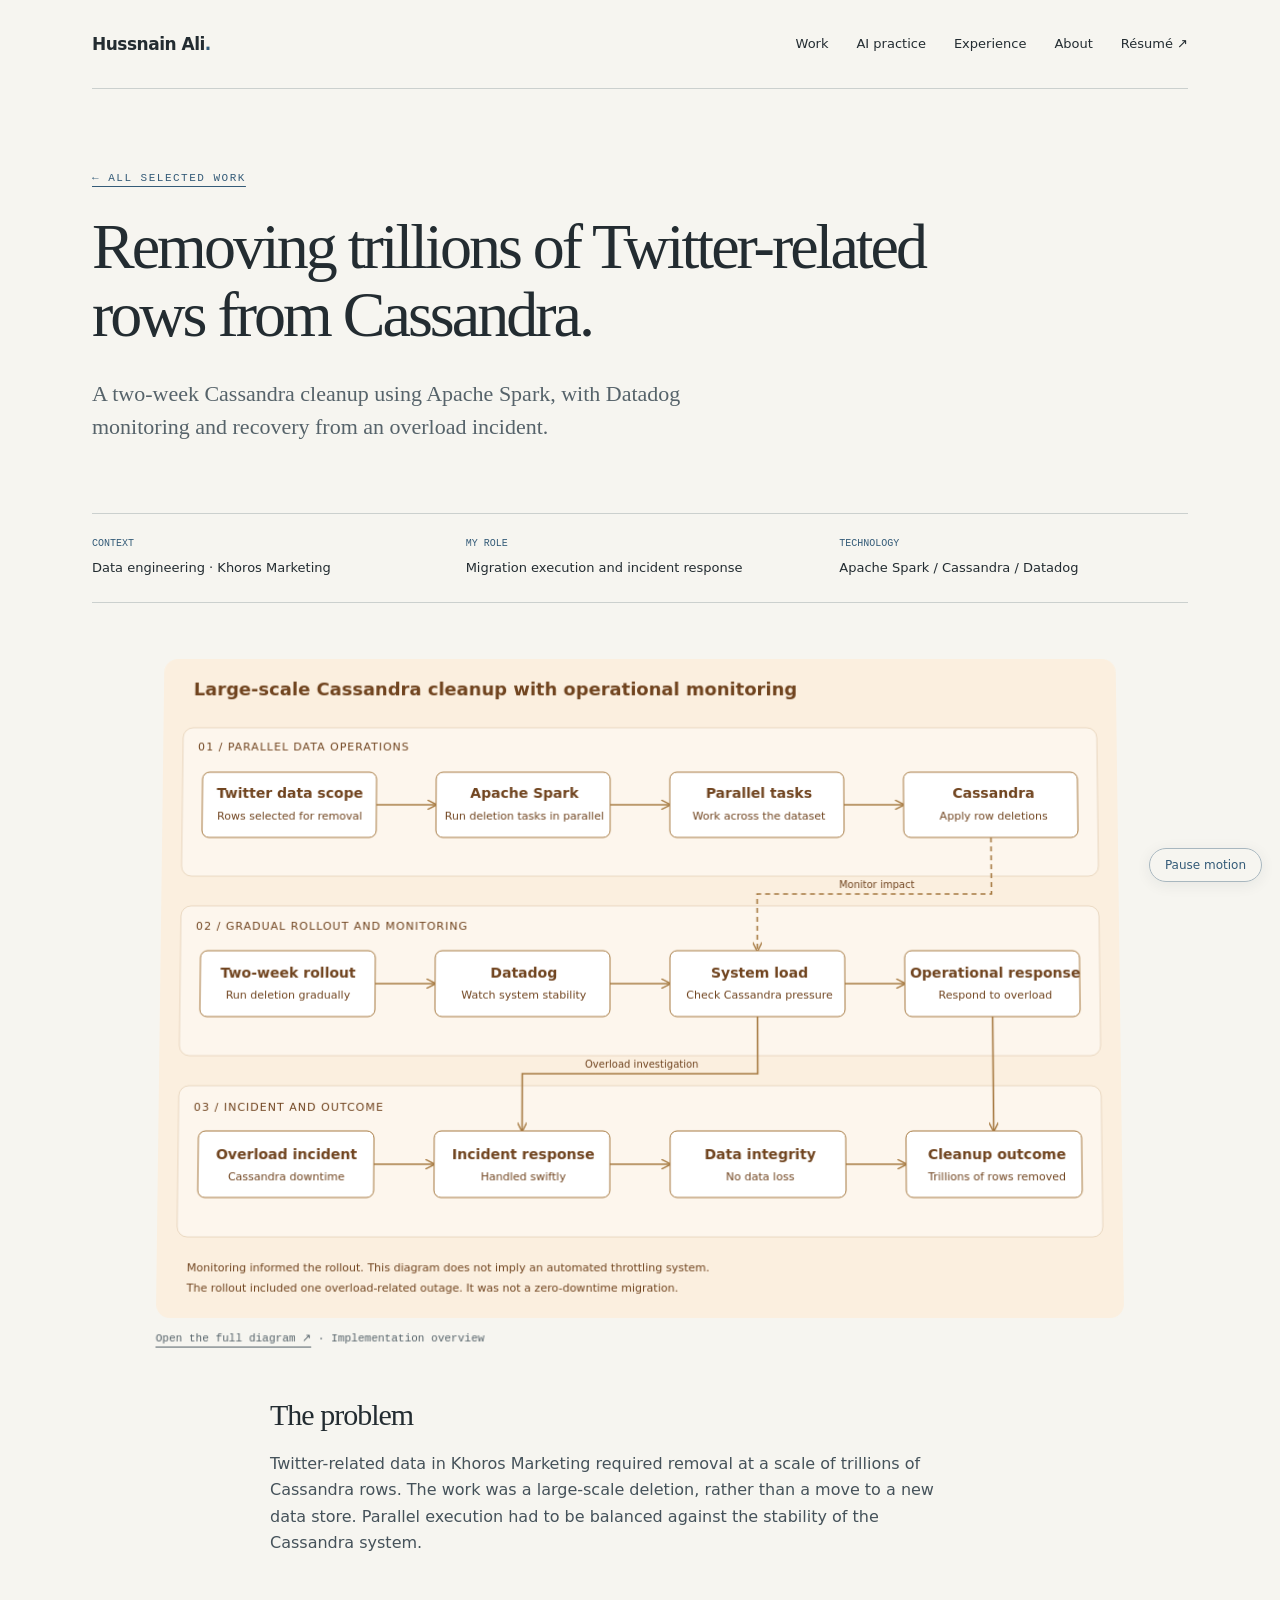
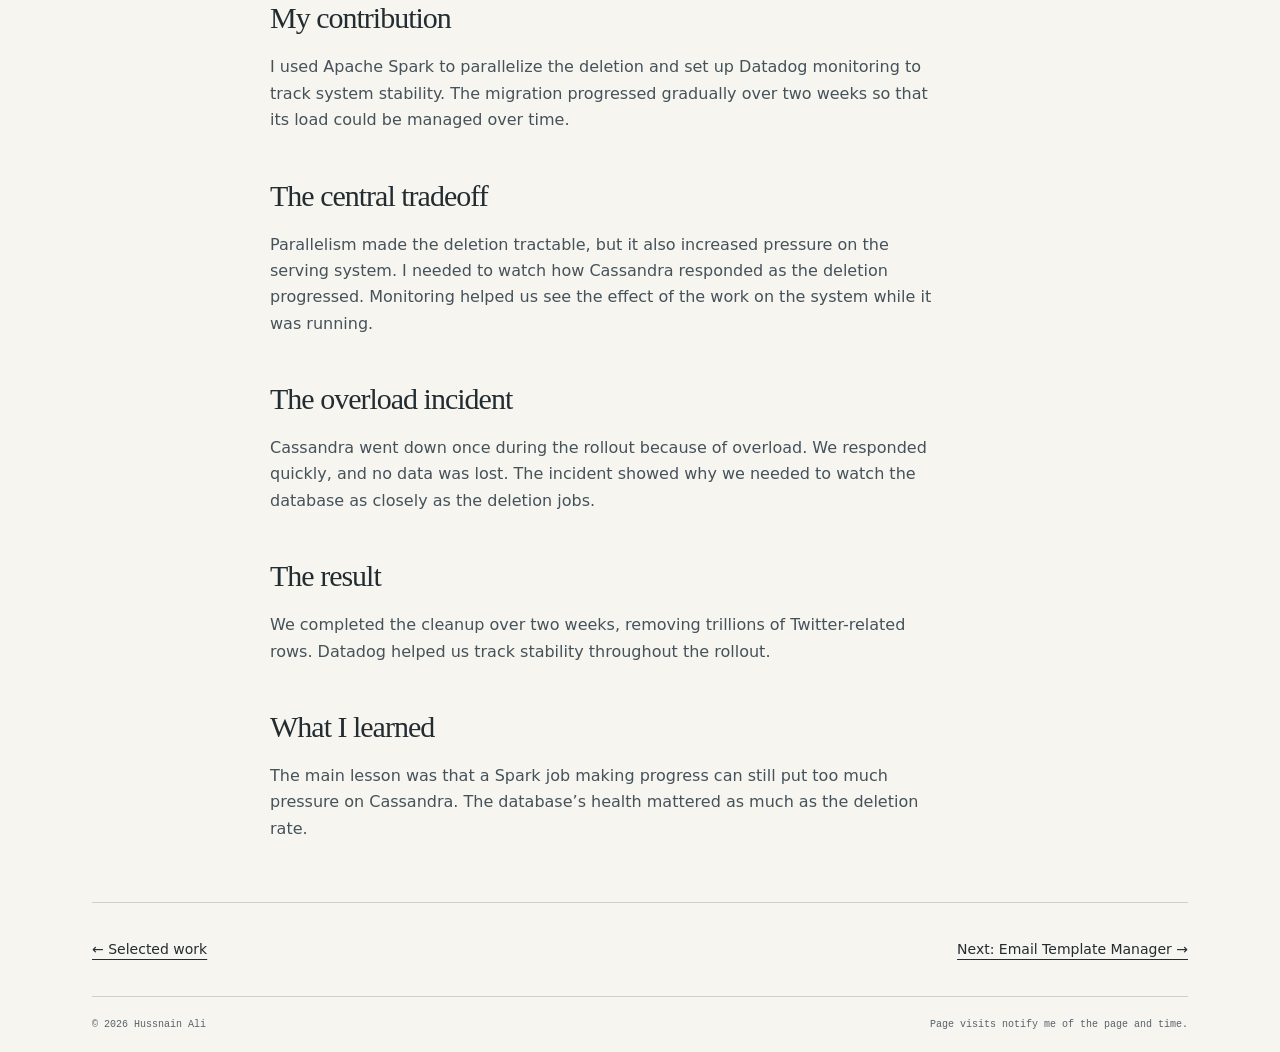
<file: work/twitter-data-migration/index.html>
<!doctype html><html lang="en"><head><meta charset="utf-8"><meta name="viewport" content="width=device-width,initial-scale=1"><meta name="description" content="A two-week Cassandra cleanup using Apache Spark, with Datadog monitoring and recovery from an overload incident."><meta name="theme-color" content="#f6f5f0"><title>Twitter Data Migration | Hussnain Ali</title><link rel="stylesheet" href="/style.css"><link rel="icon" href="/favicon.svg" type="image/svg+xml"><script src="/motion.js" defer></script><script src="/visit-alerts.js" defer></script></head><body><a class="skip" href="#main">Skip to content</a><div class="wrap"><header><a class="brand" href="/">Hussnain Ali<span>.</span></a><nav aria-label="Main navigation"><a href="/#work">Work</a><a href="/#ai-workflow">AI practice</a><a href="/#experience">Experience</a><a href="/#about">About</a><a href="/Hussnain-Ali-Resume.pdf" download>Résumé ↗</a></nav></header><main id="main"><div class="casehero" style="view-transition-name: case-twitter-data-migration"><a class="kicker" href="/#work">← All selected work</a><h1>Removing trillions of Twitter-related rows from Cassandra.</h1><p class="lede">A two-week Cassandra cleanup using Apache Spark, with Datadog monitoring and recovery from an overload incident.</p></div><div class="facts"><div><b>Context</b>Data engineering · Khoros Marketing</div><div><b>My role</b>Migration execution and incident response</div><div><b>Technology</b>Apache Spark / Cassandra / Datadog</div></div><article class="article"><figure class="case-diagram"><svg xmlns="http://www.w3.org/2000/svg" viewBox="0 0 960 660" role="img" aria-labelledby="twitter-data-migration-detail-title twitter-data-migration-detail-desc" class="diagram-inline" focusable="false"><style data-motion="true">.diagram-signal{stroke-dasharray:9 91;stroke-dashoffset:100;opacity:0;animation:diagram-travel 1.8s linear 2;animation-play-state:paused}.diagram-node{animation:diagram-highlight 3.6s ease 1;animation-play-state:paused}.diagram-file .diagram-signal,.diagram-file .diagram-node,.is-playing .diagram-signal,.is-playing .diagram-node{animation-play-state:running}.motion-paused .diagram-signal{display:none}.motion-paused .diagram-node{animation:none!important}@keyframes diagram-travel{0%{stroke-dashoffset:100;opacity:0}8%,88%{opacity:.9}100%{stroke-dashoffset:-100;opacity:0}}@keyframes diagram-highlight{0%,100%{fill-opacity:1}25%,65%{fill-opacity:.45}}@media(prefers-reduced-motion:reduce){.diagram-signal{display:none}.diagram-node{animation:none!important}}</style><title id="twitter-data-migration-detail-title">Large-scale Cassandra cleanup with operational monitoring</title><desc id="twitter-data-migration-detail-desc">Twitter data scope: Rows selected for removal. Apache Spark: Run deletion tasks in parallel. Parallel tasks: Work across the dataset. Cassandra: Apply row deletions. Two-week rollout: Run deletion gradually. Datadog: Watch system stability. System load: Check Cassandra pressure. Operational response: Respond to overload. Overload incident: Cassandra downtime. Incident response: Handled swiftly. Data integrity: No data loss. Cleanup outcome: Trillions of rows removed</desc><defs><marker id="twitter-data-migration-detail-arrow" viewBox="0 0 10 10" refX="9" refY="5" markerWidth="6" markerHeight="6" orient="auto"><path d="M0 0L10 5L0 10" fill="none" stroke="#a77b43" stroke-width="1.5" /></marker></defs><g font-family="system-ui,-apple-system,sans-serif"><rect width="960" height="660" rx="14" fill="#fbefdf" /><text x="30" y="37" font-size="18" font-weight="600" fill="#70441f">Large-scale Cassandra cleanup with operational monitoring</text><rect x="20" y="70" width="920" height="150" rx="10" fill="#ffffff" fill-opacity=".42" stroke="#a77b43" stroke-opacity=".22" /><text x="35" y="93" font-size="11" letter-spacing="1" fill="#70441f">01 / PARALLEL DATA OPERATIONS</text><rect x="20" y="250" width="920" height="150" rx="10" fill="#ffffff" fill-opacity=".42" stroke="#a77b43" stroke-opacity=".22" /><text x="35" y="273" font-size="11" letter-spacing="1" fill="#70441f">02 / GRADUAL ROLLOUT AND MONITORING</text><rect x="20" y="430" width="920" height="150" rx="10" fill="#ffffff" fill-opacity=".42" stroke="#a77b43" stroke-opacity=".22" /><text x="35" y="453" font-size="11" letter-spacing="1" fill="#70441f">03 / INCIDENT AND OUTCOME</text><path d="M215 148.0H275" fill="none" stroke="#a77b43" stroke-width="1.6" marker-end="url(#twitter-data-migration-detail-arrow)" /><path d="M215 148.0H275" fill="none" stroke="#a77b43" stroke-width="2.5" class="diagram-signal" pathLength="100" aria-hidden="true" /><path d="M450 148.0H510" fill="none" stroke="#a77b43" stroke-width="1.6" marker-end="url(#twitter-data-migration-detail-arrow)" /><path d="M450 148.0H510" fill="none" stroke="#a77b43" stroke-width="2.5" class="diagram-signal" pathLength="100" aria-hidden="true" /><path d="M685 148.0H745" fill="none" stroke="#a77b43" stroke-width="1.6" marker-end="url(#twitter-data-migration-detail-arrow)" /><path d="M685 148.0H745" fill="none" stroke="#a77b43" stroke-width="2.5" class="diagram-signal" pathLength="100" aria-hidden="true" /><path d="M832.5 181V238.0H597.5V295" fill="none" stroke="#a77b43" stroke-width="1.6" marker-end="url(#twitter-data-migration-detail-arrow)" stroke-dasharray="5 4" /><path d="M832.5 181V238.0H597.5V295" fill="none" stroke="#a77b43" stroke-width="2.5" stroke-dasharray="5 4" class="diagram-signal" pathLength="100" aria-hidden="true" /><text x="715.0" y="231.0" text-anchor="middle" font-size="10" fill="#70441f" stroke="#fbefdf" stroke-width="4" paint-order="stroke">Monitor impact</text><path d="M215 328.0H275" fill="none" stroke="#a77b43" stroke-width="1.6" marker-end="url(#twitter-data-migration-detail-arrow)" /><path d="M215 328.0H275" fill="none" stroke="#a77b43" stroke-width="2.5" class="diagram-signal" pathLength="100" aria-hidden="true" /><path d="M450 328.0H510" fill="none" stroke="#a77b43" stroke-width="1.6" marker-end="url(#twitter-data-migration-detail-arrow)" /><path d="M450 328.0H510" fill="none" stroke="#a77b43" stroke-width="2.5" class="diagram-signal" pathLength="100" aria-hidden="true" /><path d="M685 328.0H745" fill="none" stroke="#a77b43" stroke-width="1.6" marker-end="url(#twitter-data-migration-detail-arrow)" /><path d="M685 328.0H745" fill="none" stroke="#a77b43" stroke-width="2.5" class="diagram-signal" pathLength="100" aria-hidden="true" /><path d="M832.5 361V418.0H832.5V475" fill="none" stroke="#a77b43" stroke-width="1.6" marker-end="url(#twitter-data-migration-detail-arrow)" /><path d="M832.5 361V418.0H832.5V475" fill="none" stroke="#a77b43" stroke-width="2.5" class="diagram-signal" pathLength="100" aria-hidden="true" /><path d="M597.5 361V418.0H362.5V475" fill="none" stroke="#a77b43" stroke-width="1.6" marker-end="url(#twitter-data-migration-detail-arrow)" /><path d="M597.5 361V418.0H362.5V475" fill="none" stroke="#a77b43" stroke-width="2.5" class="diagram-signal" pathLength="100" aria-hidden="true" /><text x="480.0" y="411.0" text-anchor="middle" font-size="10" fill="#70441f" stroke="#fbefdf" stroke-width="4" paint-order="stroke">Overload investigation</text><path d="M215 508.0H275" fill="none" stroke="#a77b43" stroke-width="1.6" marker-end="url(#twitter-data-migration-detail-arrow)" /><path d="M215 508.0H275" fill="none" stroke="#a77b43" stroke-width="2.5" class="diagram-signal" pathLength="100" aria-hidden="true" /><path d="M450 508.0H510" fill="none" stroke="#a77b43" stroke-width="1.6" marker-end="url(#twitter-data-migration-detail-arrow)" /><path d="M450 508.0H510" fill="none" stroke="#a77b43" stroke-width="2.5" class="diagram-signal" pathLength="100" aria-hidden="true" /><path d="M685 508.0H745" fill="none" stroke="#a77b43" stroke-width="1.6" marker-end="url(#twitter-data-migration-detail-arrow)" /><path d="M685 508.0H745" fill="none" stroke="#a77b43" stroke-width="2.5" class="diagram-signal" pathLength="100" aria-hidden="true" /><rect x="40" y="115" width="175" height="66" rx="7" fill="#fff" stroke="#a77b43" class="diagram-node" /><text x="127.5" y="141" text-anchor="middle" font-size="14" font-weight="600" fill="#70441f">Twitter data scope</text><text x="127.5" y="162" text-anchor="middle" font-size="11" fill="#70441f">Rows selected for removal</text><rect x="275" y="115" width="175" height="66" rx="7" fill="#fff" stroke="#a77b43" class="diagram-node" /><text x="362.5" y="141" text-anchor="middle" font-size="14" font-weight="600" fill="#70441f">Apache Spark</text><text x="362.5" y="162" text-anchor="middle" font-size="11" fill="#70441f">Run deletion tasks in parallel</text><rect x="510" y="115" width="175" height="66" rx="7" fill="#fff" stroke="#a77b43" class="diagram-node" /><text x="597.5" y="141" text-anchor="middle" font-size="14" font-weight="600" fill="#70441f">Parallel tasks</text><text x="597.5" y="162" text-anchor="middle" font-size="11" fill="#70441f">Work across the dataset</text><rect x="745" y="115" width="175" height="66" rx="7" fill="#fff" stroke="#a77b43" class="diagram-node" /><text x="832.5" y="141" text-anchor="middle" font-size="14" font-weight="600" fill="#70441f">Cassandra</text><text x="832.5" y="162" text-anchor="middle" font-size="11" fill="#70441f">Apply row deletions</text><rect x="40" y="295" width="175" height="66" rx="7" fill="#fff" stroke="#a77b43" class="diagram-node" /><text x="127.5" y="321" text-anchor="middle" font-size="14" font-weight="600" fill="#70441f">Two-week rollout</text><text x="127.5" y="342" text-anchor="middle" font-size="11" fill="#70441f">Run deletion gradually</text><rect x="275" y="295" width="175" height="66" rx="7" fill="#fff" stroke="#a77b43" class="diagram-node" /><text x="362.5" y="321" text-anchor="middle" font-size="14" font-weight="600" fill="#70441f">Datadog</text><text x="362.5" y="342" text-anchor="middle" font-size="11" fill="#70441f">Watch system stability</text><rect x="510" y="295" width="175" height="66" rx="7" fill="#fff" stroke="#a77b43" class="diagram-node" /><text x="597.5" y="321" text-anchor="middle" font-size="14" font-weight="600" fill="#70441f">System load</text><text x="597.5" y="342" text-anchor="middle" font-size="11" fill="#70441f">Check Cassandra pressure</text><rect x="745" y="295" width="175" height="66" rx="7" fill="#fff" stroke="#a77b43" class="diagram-node" /><text x="832.5" y="321" text-anchor="middle" font-size="14" font-weight="600" fill="#70441f">Operational response</text><text x="832.5" y="342" text-anchor="middle" font-size="11" fill="#70441f">Respond to overload</text><rect x="40" y="475" width="175" height="66" rx="7" fill="#fff" stroke="#a77b43" class="diagram-node" /><text x="127.5" y="501" text-anchor="middle" font-size="14" font-weight="600" fill="#70441f">Overload incident</text><text x="127.5" y="522" text-anchor="middle" font-size="11" fill="#70441f">Cassandra downtime</text><rect x="275" y="475" width="175" height="66" rx="7" fill="#fff" stroke="#a77b43" class="diagram-node" /><text x="362.5" y="501" text-anchor="middle" font-size="14" font-weight="600" fill="#70441f">Incident response</text><text x="362.5" y="522" text-anchor="middle" font-size="11" fill="#70441f">Handled swiftly</text><rect x="510" y="475" width="175" height="66" rx="7" fill="#fff" stroke="#a77b43" class="diagram-node" /><text x="597.5" y="501" text-anchor="middle" font-size="14" font-weight="600" fill="#70441f">Data integrity</text><text x="597.5" y="522" text-anchor="middle" font-size="11" fill="#70441f">No data loss</text><rect x="745" y="475" width="175" height="66" rx="7" fill="#fff" stroke="#a77b43" class="diagram-node" /><text x="832.5" y="501" text-anchor="middle" font-size="14" font-weight="600" fill="#70441f">Cleanup outcome</text><text x="832.5" y="522" text-anchor="middle" font-size="11" fill="#70441f">Trillions of rows removed</text><text x="30" y="612" font-size="11" fill="#70441f">Monitoring informed the rollout. This diagram does not imply an automated throttling system.</text><text x="30" y="632" font-size="11" fill="#70441f">The rollout included one overload-related outage. It was not a zero-downtime migration.</text></g></svg><figcaption><a href="/diagrams/twitter-data-migration-detail.svg" target="_blank" rel="noopener">Open the full diagram ↗</a> · Implementation overview</figcaption></figure><section><h2>The problem</h2><p>Twitter-related data in Khoros Marketing required removal at a scale of trillions of Cassandra rows. The work was a large-scale deletion, rather than a move to a new data store. Parallel execution had to be balanced against the stability of the Cassandra system.</p></section><section><h2>My contribution</h2><p>I used Apache Spark to parallelize the deletion and set up Datadog monitoring to track system stability. The migration progressed gradually over two weeks so that its load could be managed over time.</p></section><section><h2>The central tradeoff</h2><p>Parallelism made the deletion tractable, but it also increased pressure on the serving system. I needed to watch how Cassandra responded as the deletion progressed. Monitoring helped us see the effect of the work on the system while it was running.</p></section><section><h2>The overload incident</h2><p>Cassandra went down once during the rollout because of overload. We responded quickly, and no data was lost. The incident showed why we needed to watch the database as closely as the deletion jobs.</p></section><section><h2>The result</h2><p>We completed the cleanup over two weeks, removing trillions of Twitter-related rows. Datadog helped us track stability throughout the rollout.</p></section><section><h2>What I learned</h2><p>The main lesson was that a Spark job making progress can still put too much pressure on Cassandra. The database’s health mattered as much as the deletion rate.</p></section></article><div class="next"><a href="/#work">← Selected work</a><a href="/work/email-template-manager/#main">Next: Email Template Manager →</a></div></main><footer><span>© 2026 Hussnain Ali</span><span>Page visits notify me of the page and time.</span></footer></div></body></html>
</file>
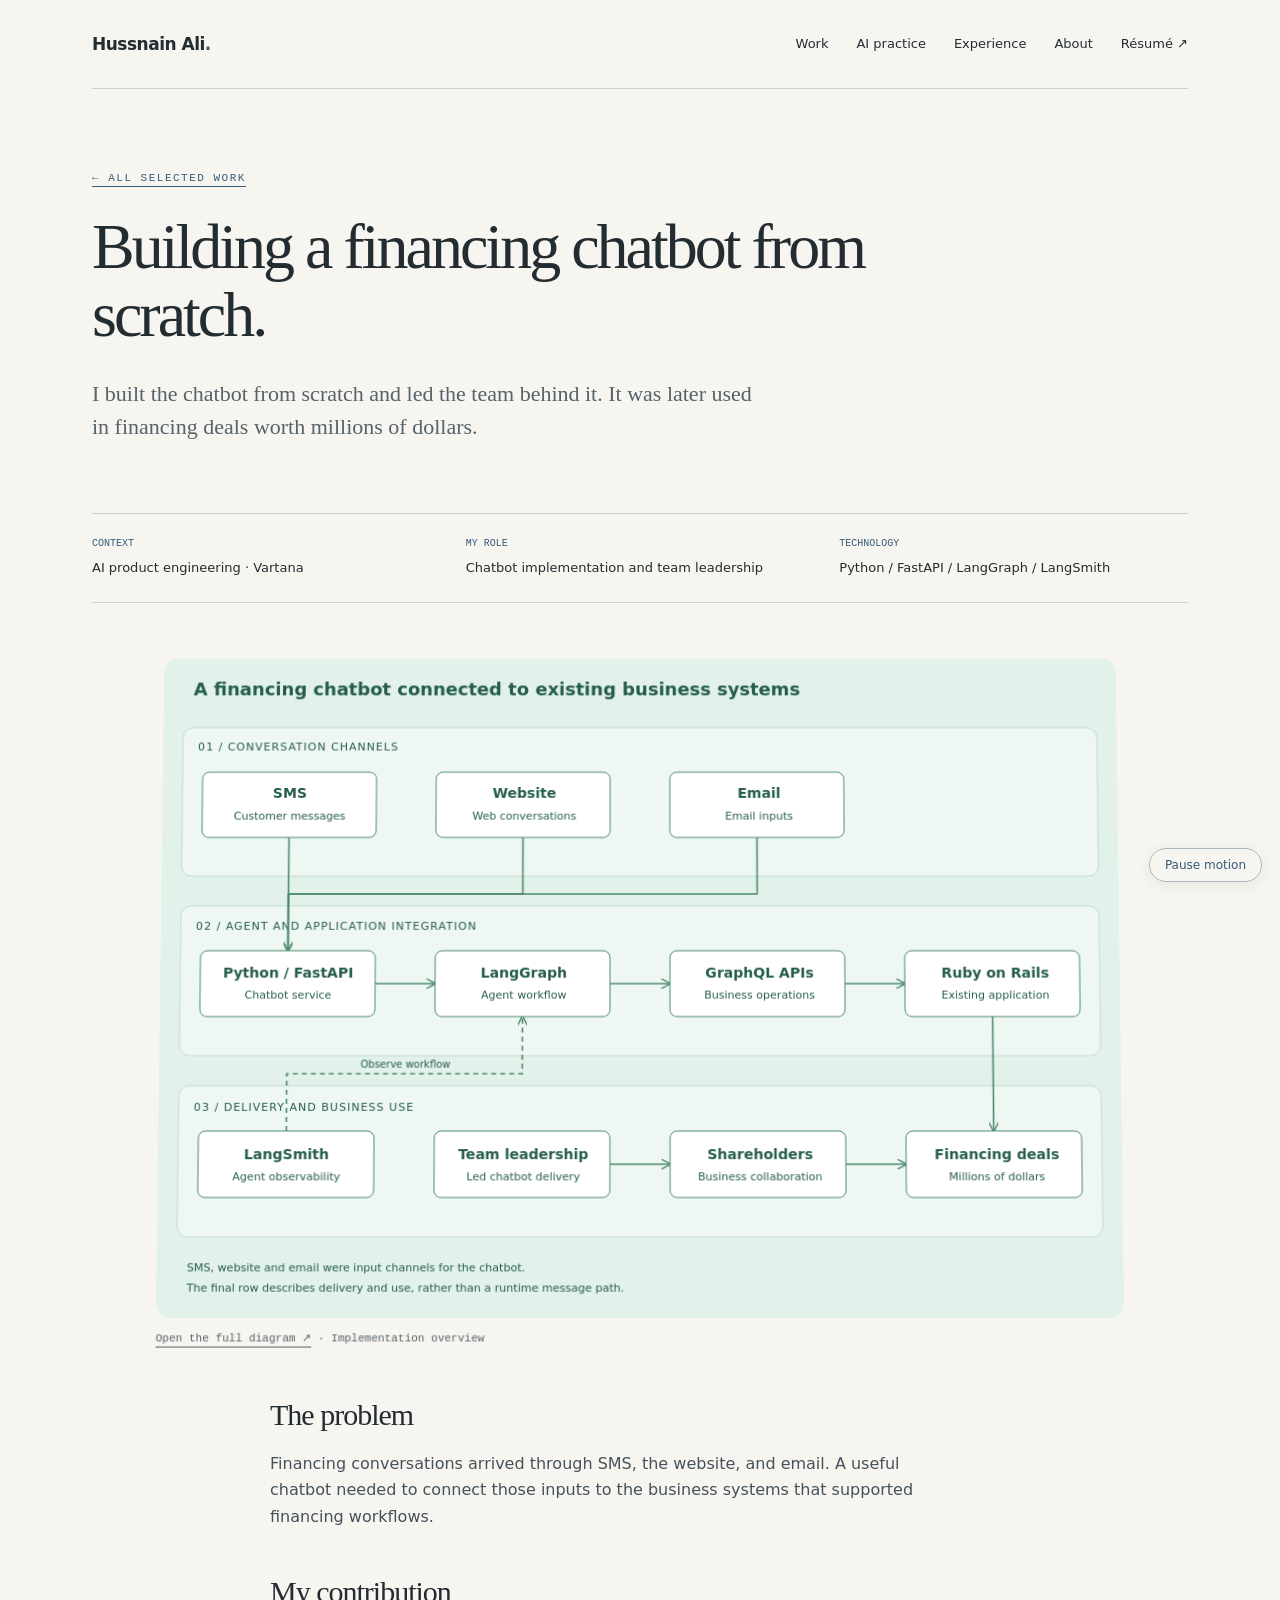
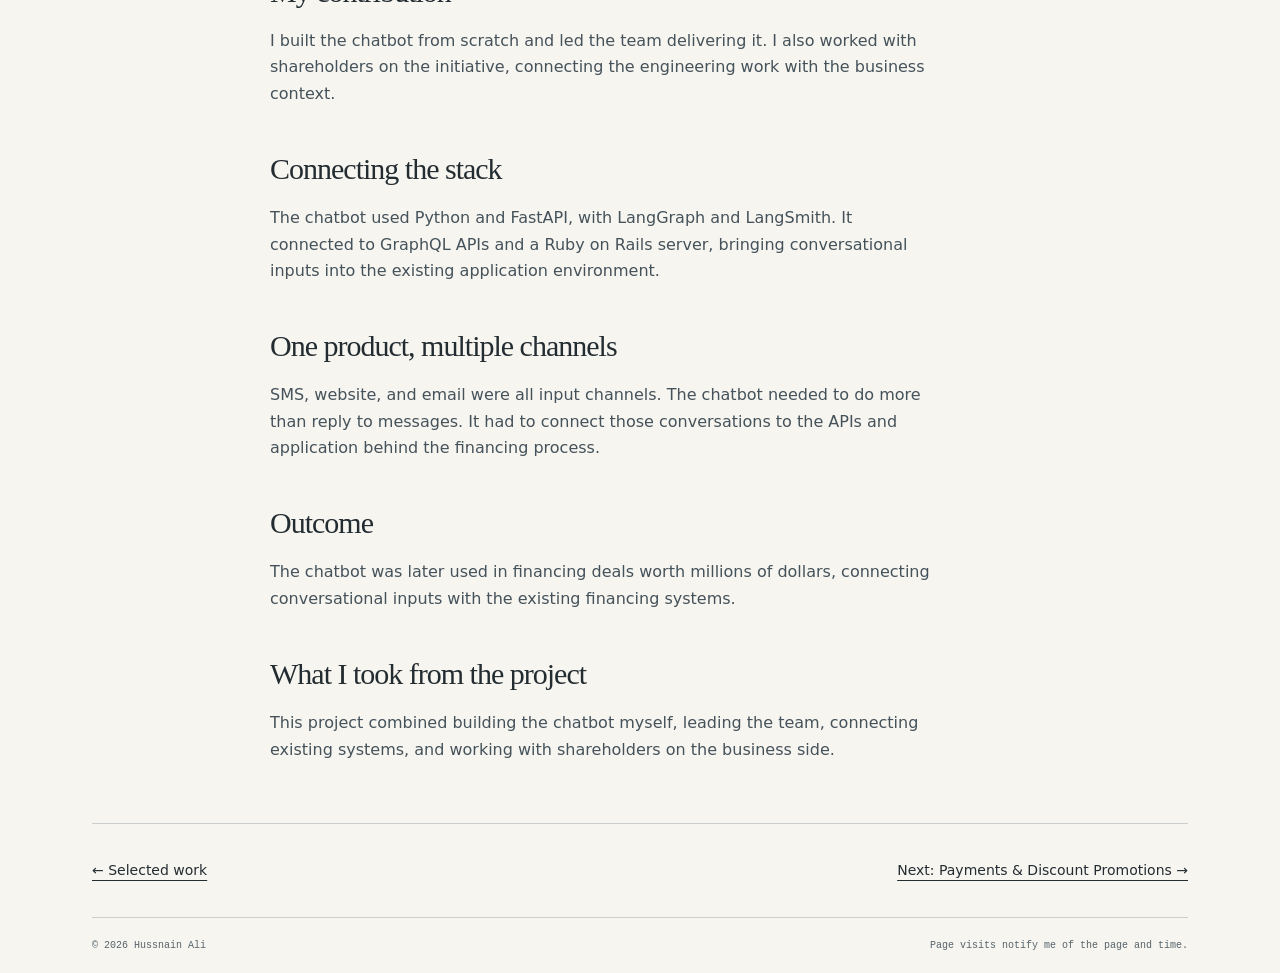
<file: work/vartana-financing-chatbot/index.html>
<!doctype html><html lang="en"><head><meta charset="utf-8"><meta name="viewport" content="width=device-width,initial-scale=1"><meta name="description" content="I built the chatbot from scratch and led the team behind it. It was later used in financing deals worth millions of dollars."><meta name="theme-color" content="#f6f5f0"><title>Omnichannel Financing Chatbot | Hussnain Ali</title><link rel="stylesheet" href="/style.css"><link rel="icon" href="/favicon.svg" type="image/svg+xml"><script src="/motion.js" defer></script><script src="/visit-alerts.js" defer></script></head><body><a class="skip" href="#main">Skip to content</a><div class="wrap"><header><a class="brand" href="/">Hussnain Ali<span>.</span></a><nav aria-label="Main navigation"><a href="/#work">Work</a><a href="/#ai-workflow">AI practice</a><a href="/#experience">Experience</a><a href="/#about">About</a><a href="/Hussnain-Ali-Resume.pdf" download>Résumé ↗</a></nav></header><main id="main"><div class="casehero" style="view-transition-name: case-vartana-financing-chatbot"><a class="kicker" href="/#work">← All selected work</a><h1>Building a financing chatbot from scratch.</h1><p class="lede">I built the chatbot from scratch and led the team behind it. It was later used in financing deals worth millions of dollars.</p></div><div class="facts"><div><b>Context</b>AI product engineering · Vartana</div><div><b>My role</b>Chatbot implementation and team leadership</div><div><b>Technology</b>Python / FastAPI / LangGraph / LangSmith</div></div><article class="article"><figure class="case-diagram"><svg xmlns="http://www.w3.org/2000/svg" viewBox="0 0 960 660" role="img" aria-labelledby="vartana-financing-chatbot-detail-title vartana-financing-chatbot-detail-desc" class="diagram-inline" focusable="false"><style data-motion="true">.diagram-signal{stroke-dasharray:9 91;stroke-dashoffset:100;opacity:0;animation:diagram-travel 1.8s linear 2;animation-play-state:paused}.diagram-node{animation:diagram-highlight 3.6s ease 1;animation-play-state:paused}.diagram-file .diagram-signal,.diagram-file .diagram-node,.is-playing .diagram-signal,.is-playing .diagram-node{animation-play-state:running}.motion-paused .diagram-signal{display:none}.motion-paused .diagram-node{animation:none!important}@keyframes diagram-travel{0%{stroke-dashoffset:100;opacity:0}8%,88%{opacity:.9}100%{stroke-dashoffset:-100;opacity:0}}@keyframes diagram-highlight{0%,100%{fill-opacity:1}25%,65%{fill-opacity:.45}}@media(prefers-reduced-motion:reduce){.diagram-signal{display:none}.diagram-node{animation:none!important}}</style><title id="vartana-financing-chatbot-detail-title">A financing chatbot connected to existing business systems</title><desc id="vartana-financing-chatbot-detail-desc">SMS: Customer messages. Website: Web conversations. Email: Email inputs. Python / FastAPI: Chatbot service. LangGraph: Agent workflow. GraphQL APIs: Business operations. Ruby on Rails: Existing application. LangSmith: Agent observability. Team leadership: Led chatbot delivery. Shareholders: Business collaboration. Financing deals: Millions of dollars</desc><defs><marker id="vartana-financing-chatbot-detail-arrow" viewBox="0 0 10 10" refX="9" refY="5" markerWidth="6" markerHeight="6" orient="auto"><path d="M0 0L10 5L0 10" fill="none" stroke="#4e8a70" stroke-width="1.5" /></marker></defs><g font-family="system-ui,-apple-system,sans-serif"><rect width="960" height="660" rx="14" fill="#e2f1e9" /><text x="30" y="37" font-size="18" font-weight="600" fill="#245d4b">A financing chatbot connected to existing business systems</text><rect x="20" y="70" width="920" height="150" rx="10" fill="#ffffff" fill-opacity=".42" stroke="#4e8a70" stroke-opacity=".22" /><text x="35" y="93" font-size="11" letter-spacing="1" fill="#245d4b">01 / CONVERSATION CHANNELS</text><rect x="20" y="250" width="920" height="150" rx="10" fill="#ffffff" fill-opacity=".42" stroke="#4e8a70" stroke-opacity=".22" /><text x="35" y="273" font-size="11" letter-spacing="1" fill="#245d4b">02 / AGENT AND APPLICATION INTEGRATION</text><rect x="20" y="430" width="920" height="150" rx="10" fill="#ffffff" fill-opacity=".42" stroke="#4e8a70" stroke-opacity=".22" /><text x="35" y="453" font-size="11" letter-spacing="1" fill="#245d4b">03 / DELIVERY AND BUSINESS USE</text><path d="M127.5 181V238.0H127.5V295" fill="none" stroke="#4e8a70" stroke-width="1.6" marker-end="url(#vartana-financing-chatbot-detail-arrow)" /><path d="M127.5 181V238.0H127.5V295" fill="none" stroke="#4e8a70" stroke-width="2.5" class="diagram-signal" pathLength="100" aria-hidden="true" /><path d="M362.5 181V238.0H127.5V295" fill="none" stroke="#4e8a70" stroke-width="1.6" marker-end="url(#vartana-financing-chatbot-detail-arrow)" /><path d="M362.5 181V238.0H127.5V295" fill="none" stroke="#4e8a70" stroke-width="2.5" class="diagram-signal" pathLength="100" aria-hidden="true" /><path d="M597.5 181V238.0H127.5V295" fill="none" stroke="#4e8a70" stroke-width="1.6" marker-end="url(#vartana-financing-chatbot-detail-arrow)" /><path d="M597.5 181V238.0H127.5V295" fill="none" stroke="#4e8a70" stroke-width="2.5" class="diagram-signal" pathLength="100" aria-hidden="true" /><path d="M215 328.0H275" fill="none" stroke="#4e8a70" stroke-width="1.6" marker-end="url(#vartana-financing-chatbot-detail-arrow)" /><path d="M215 328.0H275" fill="none" stroke="#4e8a70" stroke-width="2.5" class="diagram-signal" pathLength="100" aria-hidden="true" /><path d="M450 328.0H510" fill="none" stroke="#4e8a70" stroke-width="1.6" marker-end="url(#vartana-financing-chatbot-detail-arrow)" /><path d="M450 328.0H510" fill="none" stroke="#4e8a70" stroke-width="2.5" class="diagram-signal" pathLength="100" aria-hidden="true" /><path d="M685 328.0H745" fill="none" stroke="#4e8a70" stroke-width="1.6" marker-end="url(#vartana-financing-chatbot-detail-arrow)" /><path d="M685 328.0H745" fill="none" stroke="#4e8a70" stroke-width="2.5" class="diagram-signal" pathLength="100" aria-hidden="true" /><path d="M127.5 475V418.0H362.5V361" fill="none" stroke="#4e8a70" stroke-width="1.6" marker-end="url(#vartana-financing-chatbot-detail-arrow)" stroke-dasharray="5 4" /><path d="M127.5 475V418.0H362.5V361" fill="none" stroke="#4e8a70" stroke-width="2.5" stroke-dasharray="5 4" class="diagram-signal" pathLength="100" aria-hidden="true" /><text x="245.0" y="411.0" text-anchor="middle" font-size="10" fill="#245d4b" stroke="#e2f1e9" stroke-width="4" paint-order="stroke">Observe workflow</text><path d="M832.5 361V418.0H832.5V475" fill="none" stroke="#4e8a70" stroke-width="1.6" marker-end="url(#vartana-financing-chatbot-detail-arrow)" /><path d="M832.5 361V418.0H832.5V475" fill="none" stroke="#4e8a70" stroke-width="2.5" class="diagram-signal" pathLength="100" aria-hidden="true" /><path d="M450 508.0H510" fill="none" stroke="#4e8a70" stroke-width="1.6" marker-end="url(#vartana-financing-chatbot-detail-arrow)" /><path d="M450 508.0H510" fill="none" stroke="#4e8a70" stroke-width="2.5" class="diagram-signal" pathLength="100" aria-hidden="true" /><path d="M685 508.0H745" fill="none" stroke="#4e8a70" stroke-width="1.6" marker-end="url(#vartana-financing-chatbot-detail-arrow)" /><path d="M685 508.0H745" fill="none" stroke="#4e8a70" stroke-width="2.5" class="diagram-signal" pathLength="100" aria-hidden="true" /><rect x="40" y="115" width="175" height="66" rx="7" fill="#fff" stroke="#4e8a70" class="diagram-node" /><text x="127.5" y="141" text-anchor="middle" font-size="14" font-weight="600" fill="#245d4b">SMS</text><text x="127.5" y="162" text-anchor="middle" font-size="11" fill="#245d4b">Customer messages</text><rect x="275" y="115" width="175" height="66" rx="7" fill="#fff" stroke="#4e8a70" class="diagram-node" /><text x="362.5" y="141" text-anchor="middle" font-size="14" font-weight="600" fill="#245d4b">Website</text><text x="362.5" y="162" text-anchor="middle" font-size="11" fill="#245d4b">Web conversations</text><rect x="510" y="115" width="175" height="66" rx="7" fill="#fff" stroke="#4e8a70" class="diagram-node" /><text x="597.5" y="141" text-anchor="middle" font-size="14" font-weight="600" fill="#245d4b">Email</text><text x="597.5" y="162" text-anchor="middle" font-size="11" fill="#245d4b">Email inputs</text><rect x="40" y="295" width="175" height="66" rx="7" fill="#fff" stroke="#4e8a70" class="diagram-node" /><text x="127.5" y="321" text-anchor="middle" font-size="14" font-weight="600" fill="#245d4b">Python / FastAPI</text><text x="127.5" y="342" text-anchor="middle" font-size="11" fill="#245d4b">Chatbot service</text><rect x="275" y="295" width="175" height="66" rx="7" fill="#fff" stroke="#4e8a70" class="diagram-node" /><text x="362.5" y="321" text-anchor="middle" font-size="14" font-weight="600" fill="#245d4b">LangGraph</text><text x="362.5" y="342" text-anchor="middle" font-size="11" fill="#245d4b">Agent workflow</text><rect x="510" y="295" width="175" height="66" rx="7" fill="#fff" stroke="#4e8a70" class="diagram-node" /><text x="597.5" y="321" text-anchor="middle" font-size="14" font-weight="600" fill="#245d4b">GraphQL APIs</text><text x="597.5" y="342" text-anchor="middle" font-size="11" fill="#245d4b">Business operations</text><rect x="745" y="295" width="175" height="66" rx="7" fill="#fff" stroke="#4e8a70" class="diagram-node" /><text x="832.5" y="321" text-anchor="middle" font-size="14" font-weight="600" fill="#245d4b">Ruby on Rails</text><text x="832.5" y="342" text-anchor="middle" font-size="11" fill="#245d4b">Existing application</text><rect x="40" y="475" width="175" height="66" rx="7" fill="#fff" stroke="#4e8a70" class="diagram-node" /><text x="127.5" y="501" text-anchor="middle" font-size="14" font-weight="600" fill="#245d4b">LangSmith</text><text x="127.5" y="522" text-anchor="middle" font-size="11" fill="#245d4b">Agent observability</text><rect x="275" y="475" width="175" height="66" rx="7" fill="#fff" stroke="#4e8a70" class="diagram-node" /><text x="362.5" y="501" text-anchor="middle" font-size="14" font-weight="600" fill="#245d4b">Team leadership</text><text x="362.5" y="522" text-anchor="middle" font-size="11" fill="#245d4b">Led chatbot delivery</text><rect x="510" y="475" width="175" height="66" rx="7" fill="#fff" stroke="#4e8a70" class="diagram-node" /><text x="597.5" y="501" text-anchor="middle" font-size="14" font-weight="600" fill="#245d4b">Shareholders</text><text x="597.5" y="522" text-anchor="middle" font-size="11" fill="#245d4b">Business collaboration</text><rect x="745" y="475" width="175" height="66" rx="7" fill="#fff" stroke="#4e8a70" class="diagram-node" /><text x="832.5" y="501" text-anchor="middle" font-size="14" font-weight="600" fill="#245d4b">Financing deals</text><text x="832.5" y="522" text-anchor="middle" font-size="11" fill="#245d4b">Millions of dollars</text><text x="30" y="612" font-size="11" fill="#245d4b">SMS, website and email were input channels for the chatbot.</text><text x="30" y="632" font-size="11" fill="#245d4b">The final row describes delivery and use, rather than a runtime message path.</text></g></svg><figcaption><a href="/diagrams/vartana-financing-chatbot-detail.svg" target="_blank" rel="noopener">Open the full diagram ↗</a> · Implementation overview</figcaption></figure><section><h2>The problem</h2><p>Financing conversations arrived through SMS, the website, and email. A useful chatbot needed to connect those inputs to the business systems that supported financing workflows.</p></section><section><h2>My contribution</h2><p>I built the chatbot from scratch and led the team delivering it. I also worked with shareholders on the initiative, connecting the engineering work with the business context.</p></section><section><h2>Connecting the stack</h2><p>The chatbot used Python and FastAPI, with LangGraph and LangSmith. It connected to GraphQL APIs and a Ruby on Rails server, bringing conversational inputs into the existing application environment.</p></section><section><h2>One product, multiple channels</h2><p>SMS, website, and email were all input channels. The chatbot needed to do more than reply to messages. It had to connect those conversations to the APIs and application behind the financing process.</p></section><section><h2>Outcome</h2><p>The chatbot was later used in financing deals worth millions of dollars, connecting conversational inputs with the existing financing systems.</p></section><section><h2>What I took from the project</h2><p>This project combined building the chatbot myself, leading the team, connecting existing systems, and working with shareholders on the business side.</p></section></article><div class="next"><a href="/#work">← Selected work</a><a href="/work/educative-payments-promotions/#main">Next: Payments & Discount Promotions →</a></div></main><footer><span>© 2026 Hussnain Ali</span><span>Page visits notify me of the page and time.</span></footer></div></body></html>
</file>
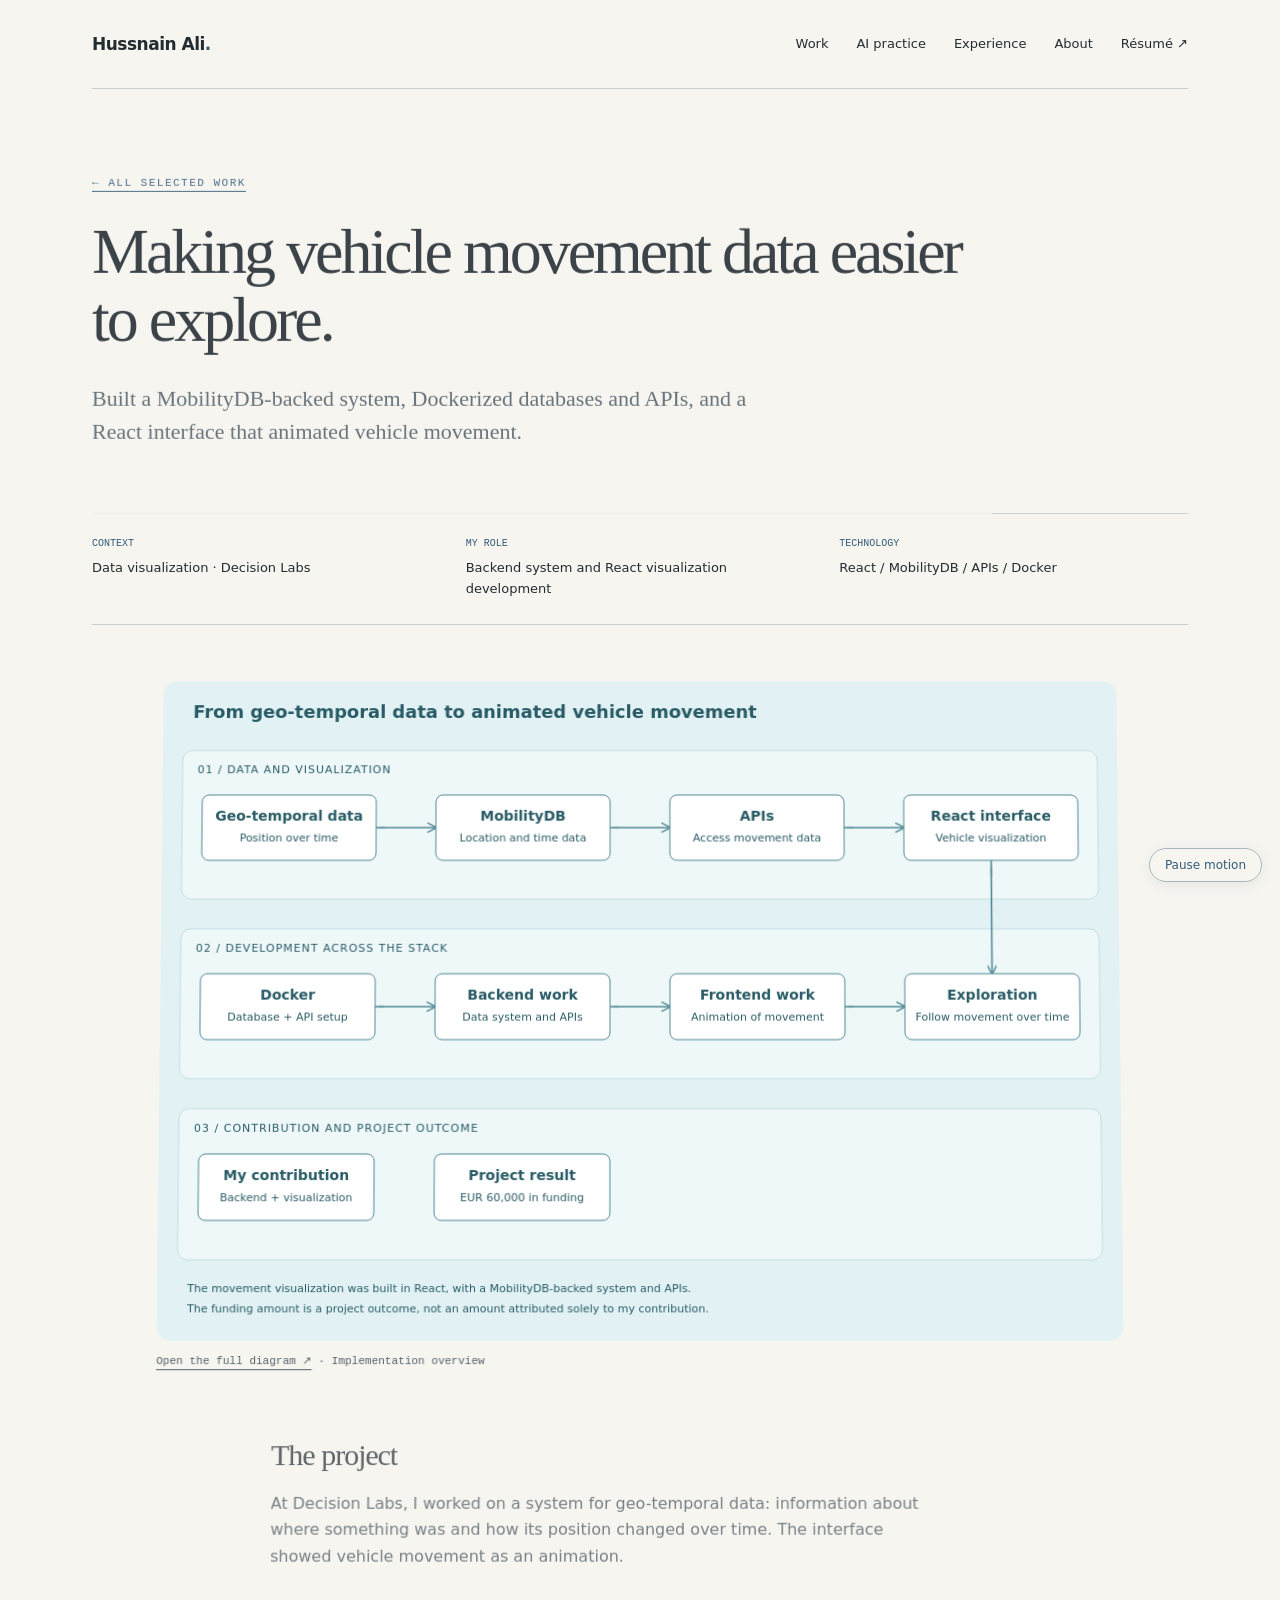
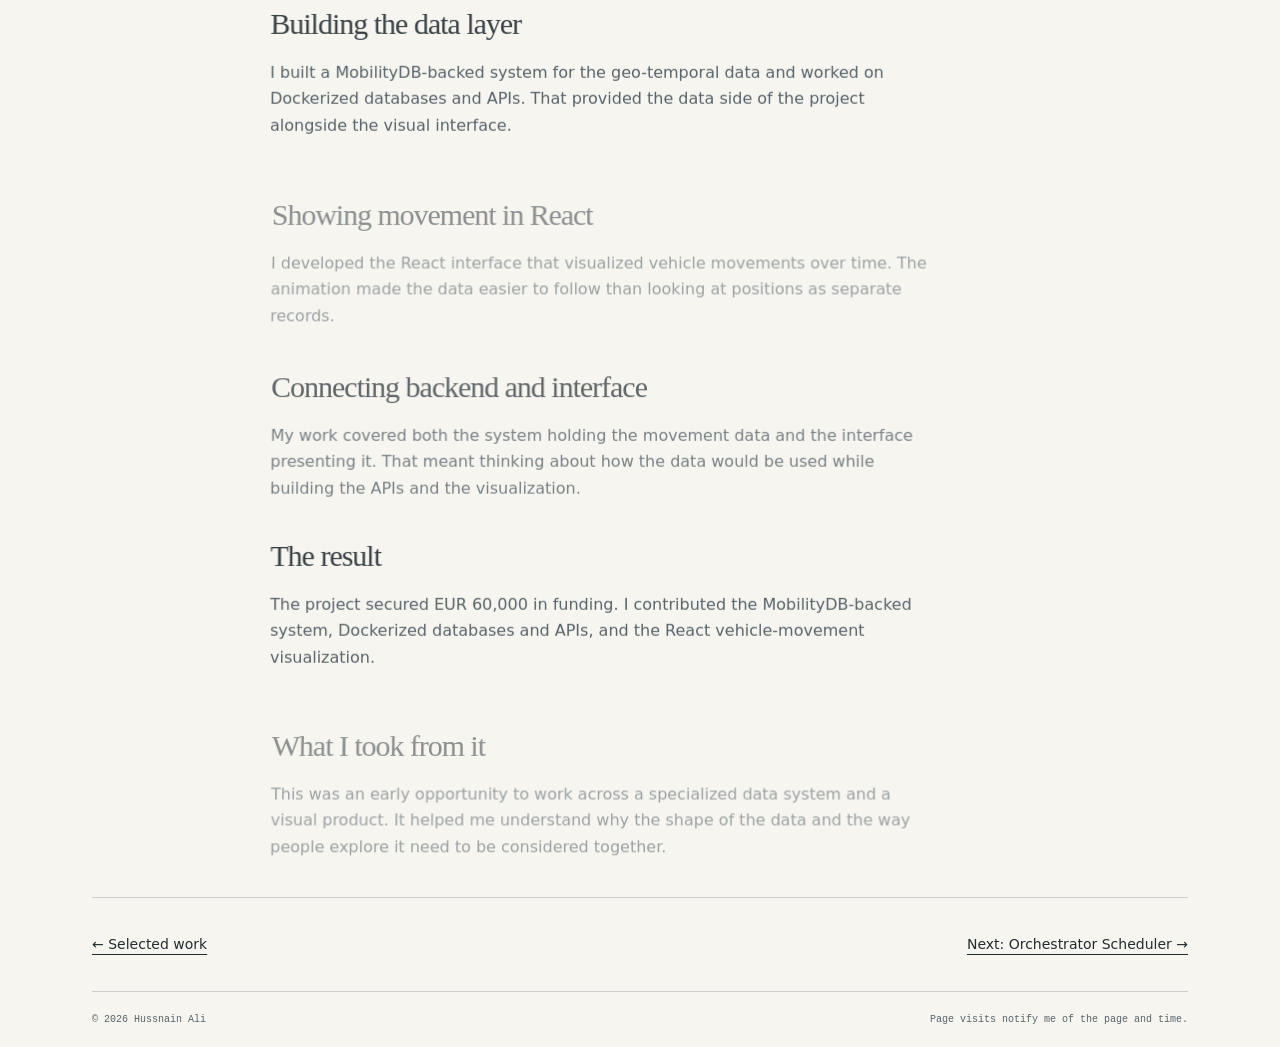
<file: work/decision-labs-geospatial.html>
<!doctype html><html lang="en"><head><meta charset="utf-8"><meta name="viewport" content="width=device-width,initial-scale=1"><title>Vehicle Movement Visualization | Hussnain Ali</title><meta name="description" content="Redirect to Vehicle Movement Visualization"><meta http-equiv="refresh" content="0;url=/work/decision-labs-geospatial/"><link rel="canonical" href="https://hussnain47.github.io/work/decision-labs-geospatial/"></head><body><h1>Vehicle Movement Visualization</h1><p>This case study has moved. <a href="/work/decision-labs-geospatial/">Continue to the case study</a>.</p></body></html>
</file>
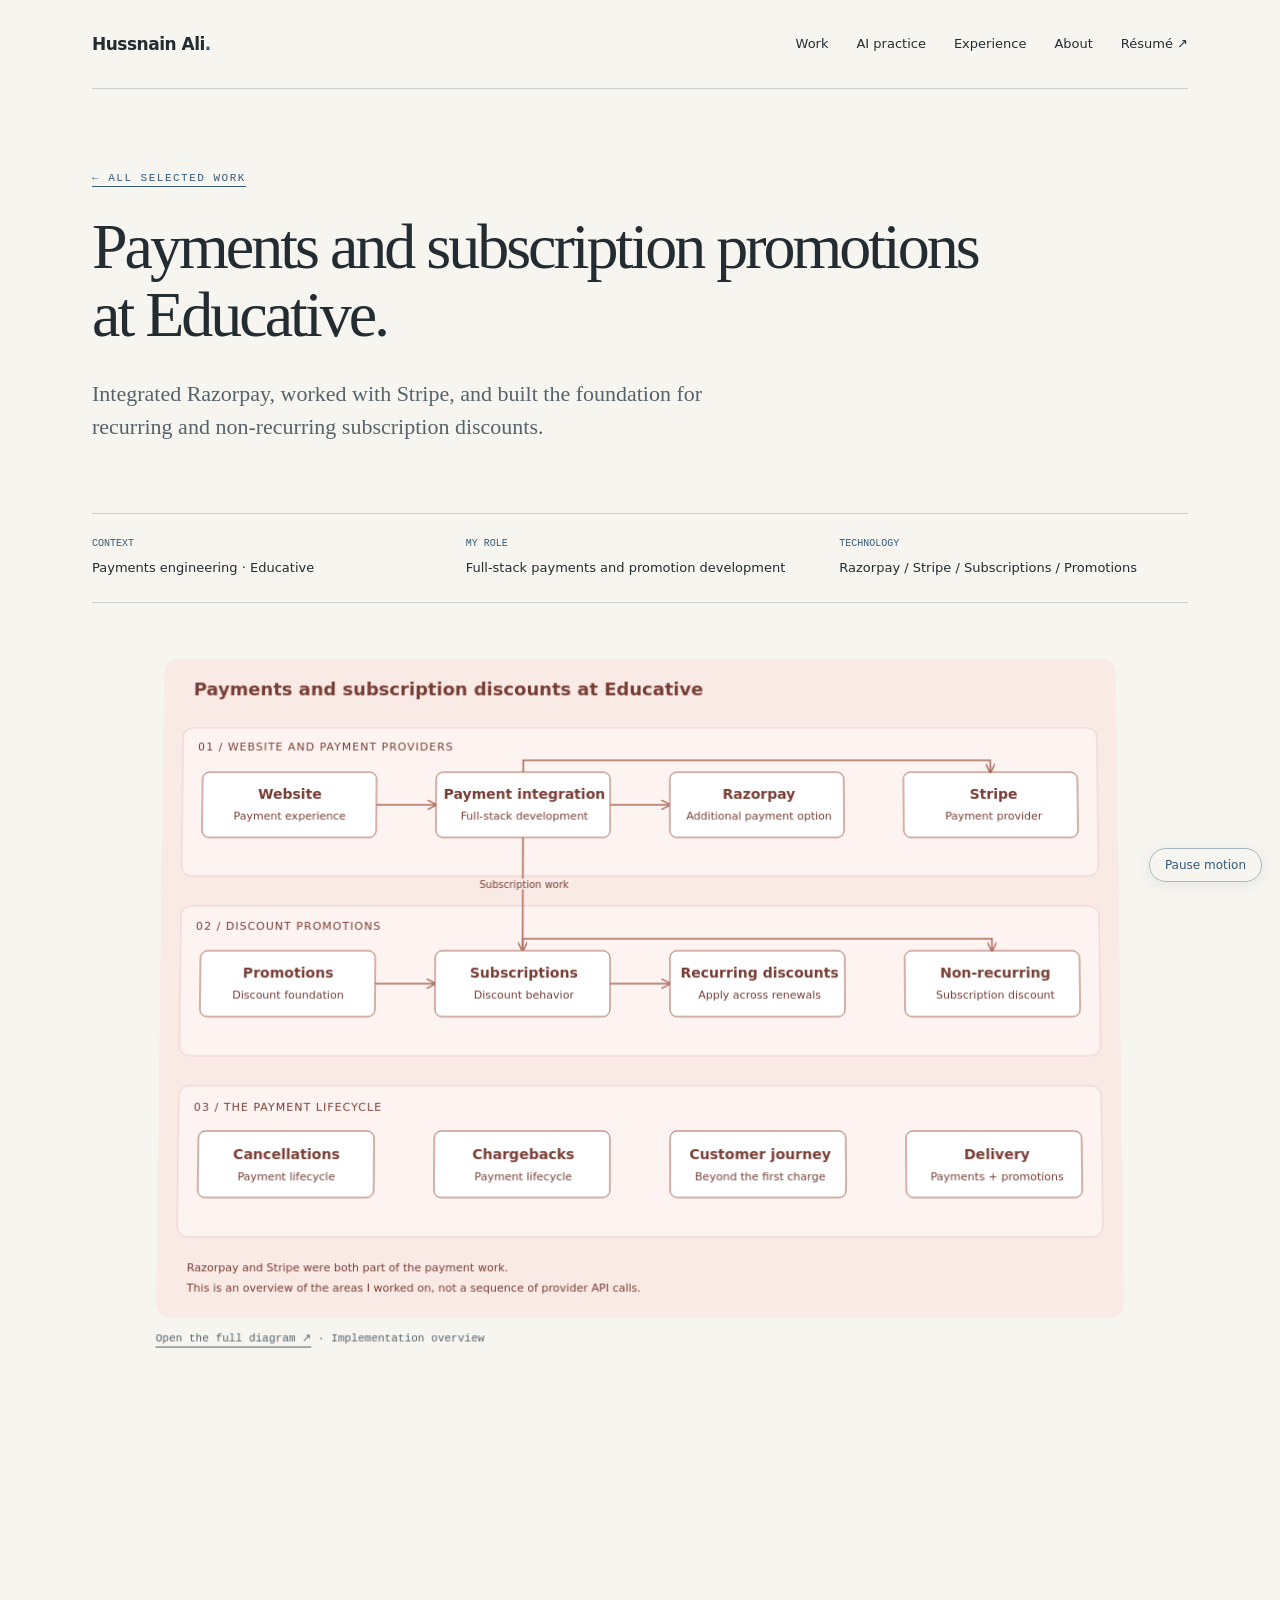
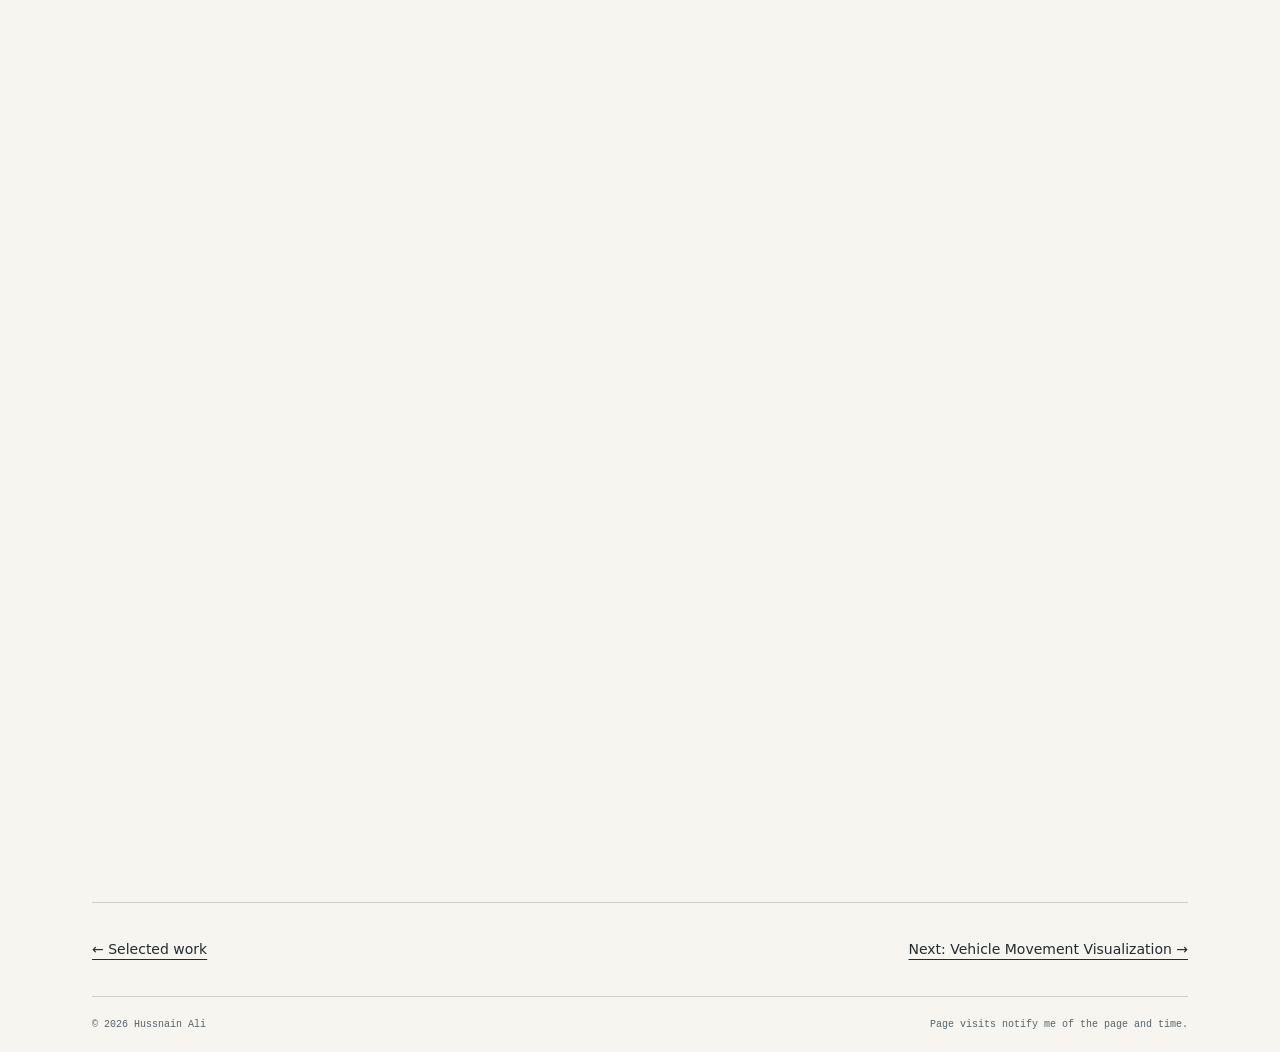
<file: work/educative-payments-promotions.html>
<!doctype html><html lang="en"><head><meta charset="utf-8"><meta name="viewport" content="width=device-width,initial-scale=1"><title>Payments &amp; Discount Promotions | Hussnain Ali</title><meta name="description" content="Redirect to Payments &amp; Discount Promotions"><meta http-equiv="refresh" content="0;url=/work/educative-payments-promotions/"><link rel="canonical" href="https://hussnain47.github.io/work/educative-payments-promotions/"></head><body><h1>Payments &amp; Discount Promotions</h1><p>This case study has moved. <a href="/work/educative-payments-promotions/">Continue to the case study</a>.</p></body></html>
</file>
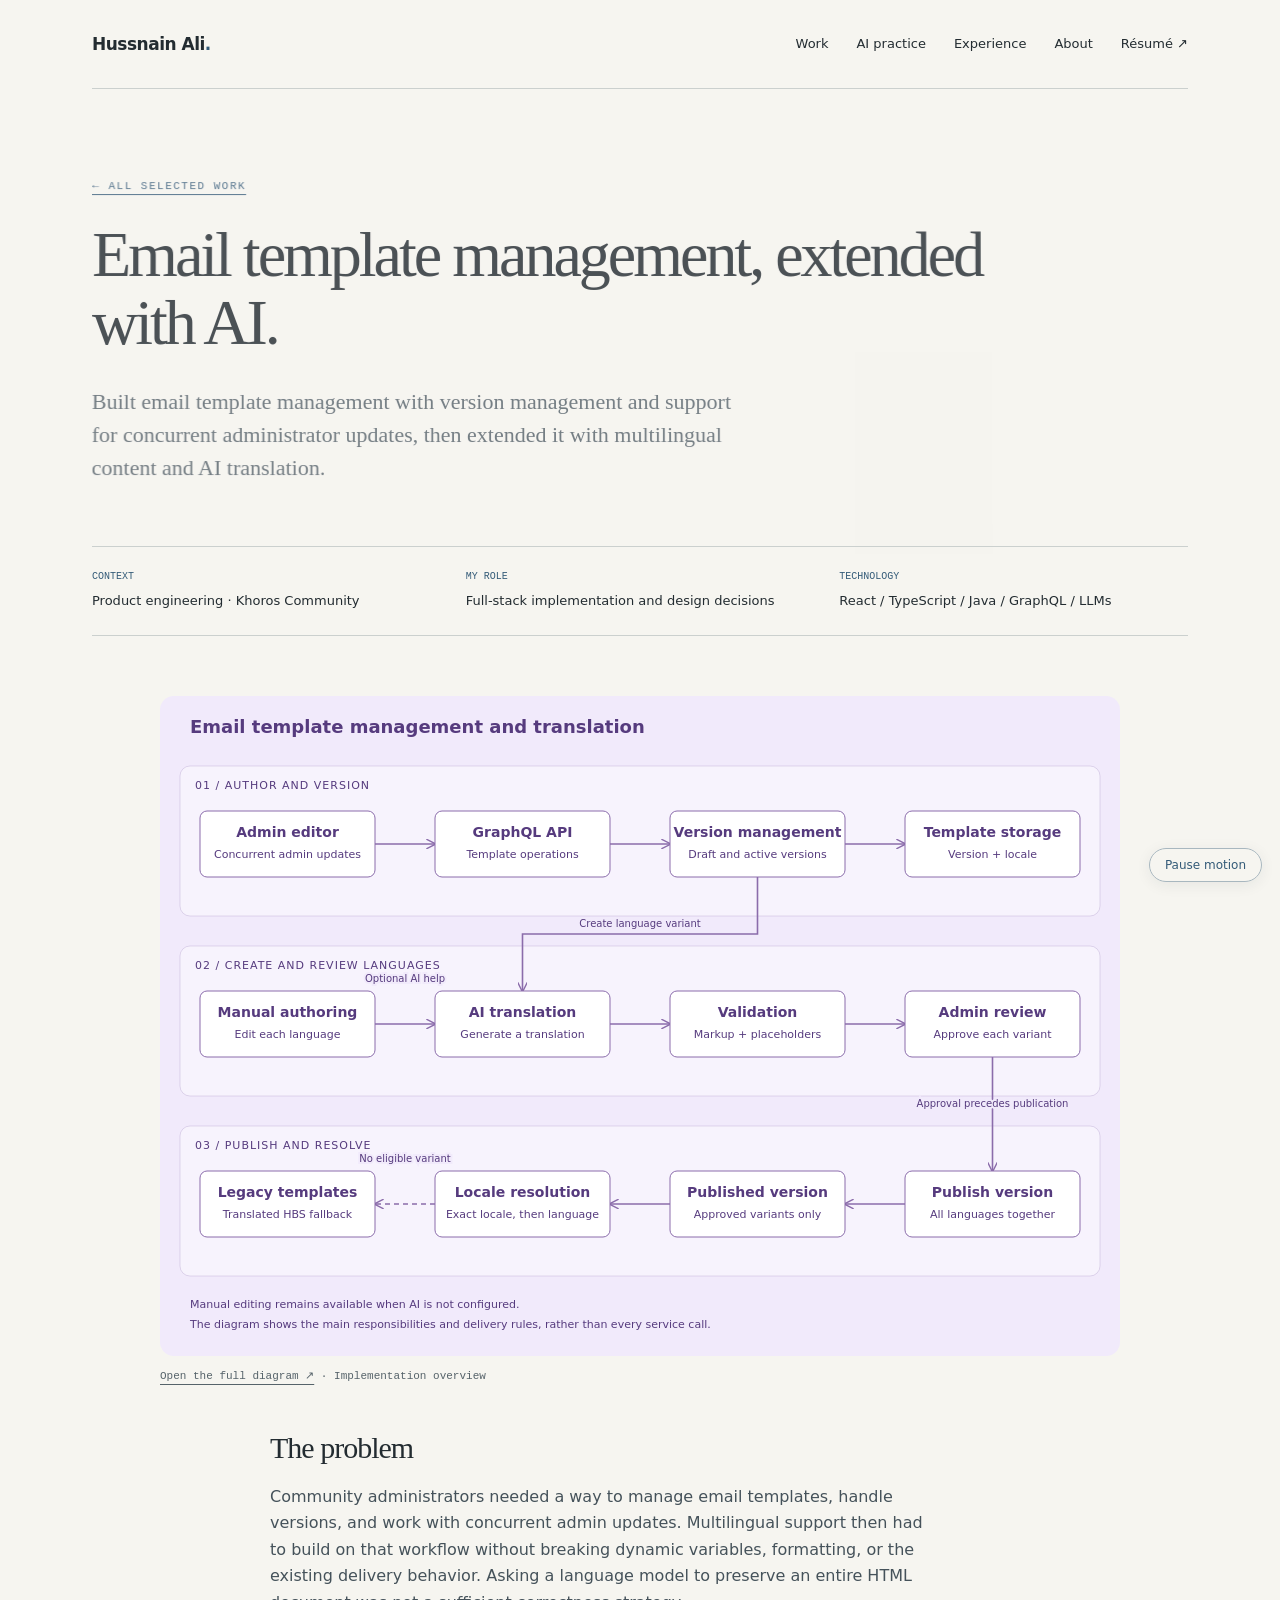
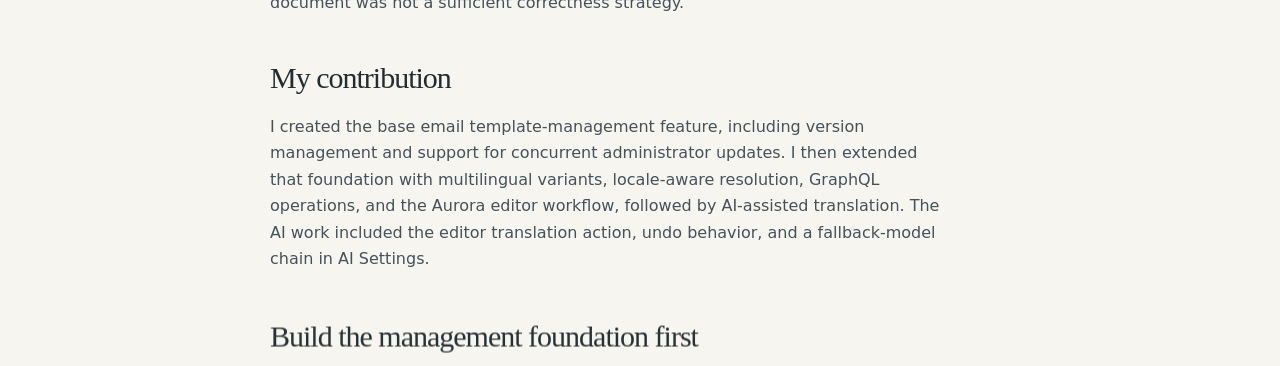
<file: work/email-template-manager.html>
<!doctype html><html lang="en"><head><meta charset="utf-8"><meta name="viewport" content="width=device-width,initial-scale=1"><title>Email Template Manager | Hussnain Ali</title><meta name="description" content="Redirect to Email Template Manager"><meta http-equiv="refresh" content="0;url=/work/email-template-manager/"><link rel="canonical" href="https://hussnain47.github.io/work/email-template-manager/"></head><body><h1>Email Template Manager</h1><p>This case study has moved. <a href="/work/email-template-manager/">Continue to the case study</a>.</p></body></html>
</file>
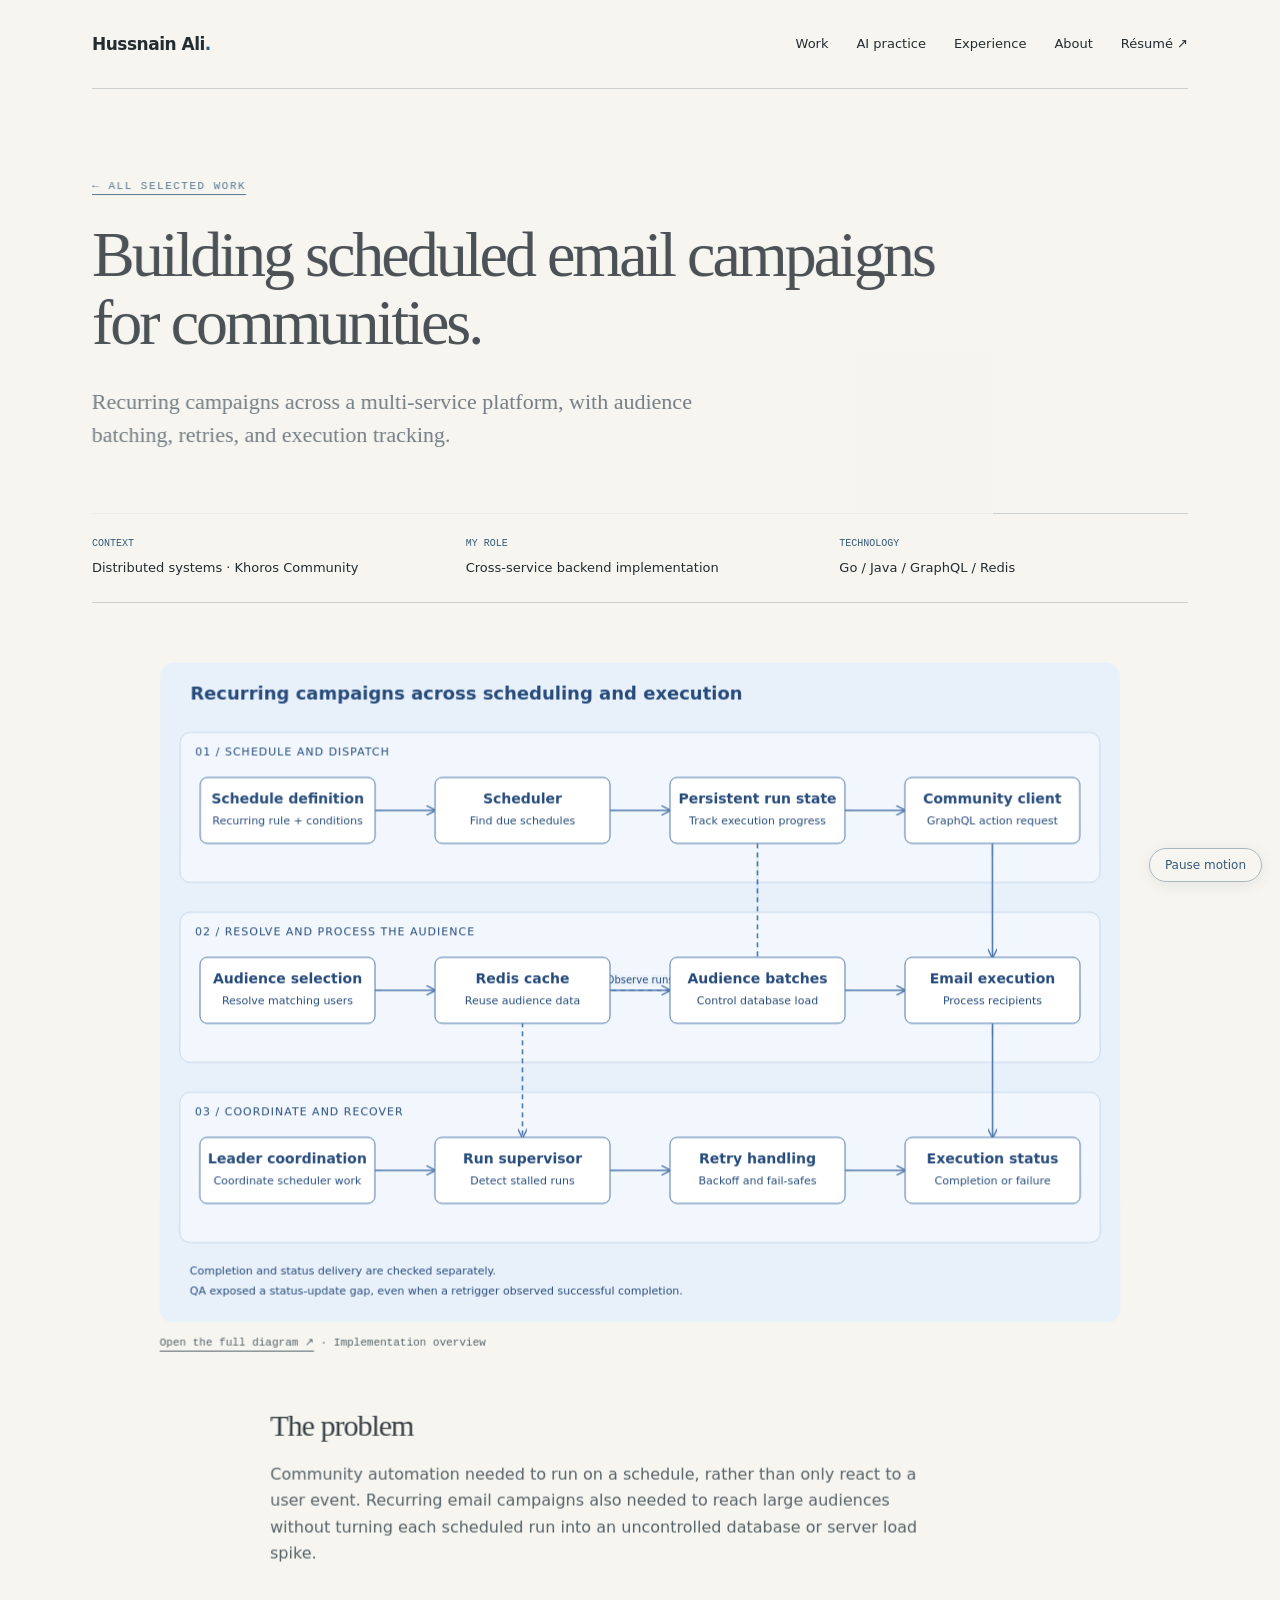
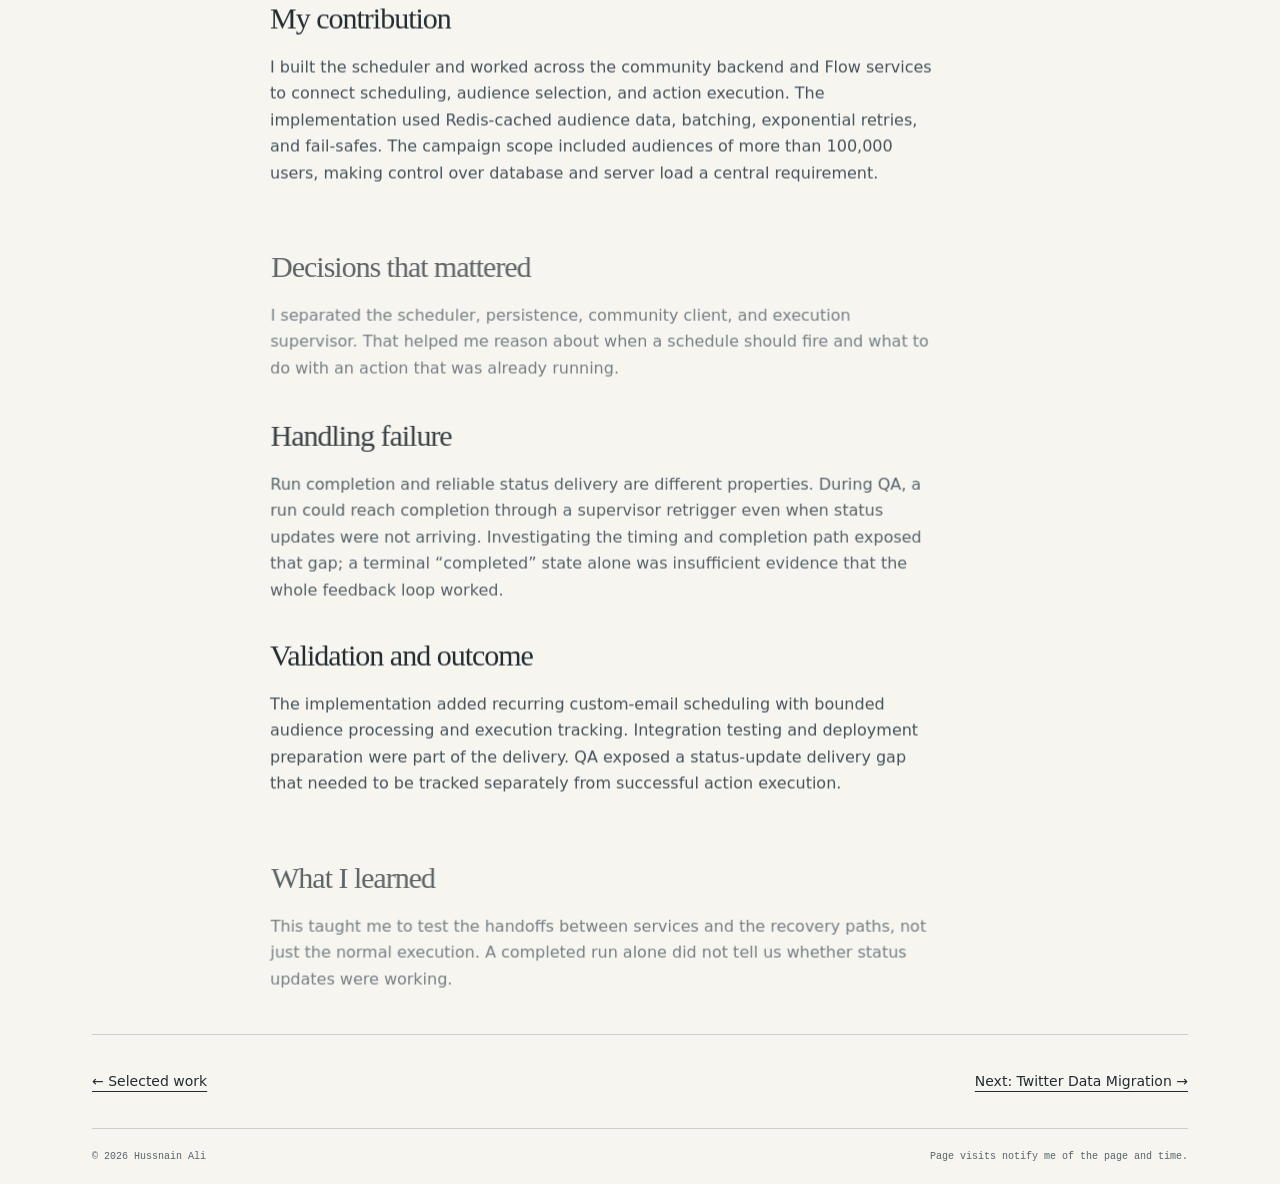
<file: work/orchestrator-scheduler.html>
<!doctype html><html lang="en"><head><meta charset="utf-8"><meta name="viewport" content="width=device-width,initial-scale=1"><title>Orchestrator Scheduler | Hussnain Ali</title><meta name="description" content="Redirect to Orchestrator Scheduler"><meta http-equiv="refresh" content="0;url=/work/orchestrator-scheduler/"><link rel="canonical" href="https://hussnain47.github.io/work/orchestrator-scheduler/"></head><body><h1>Orchestrator Scheduler</h1><p>This case study has moved. <a href="/work/orchestrator-scheduler/">Continue to the case study</a>.</p></body></html>
</file>
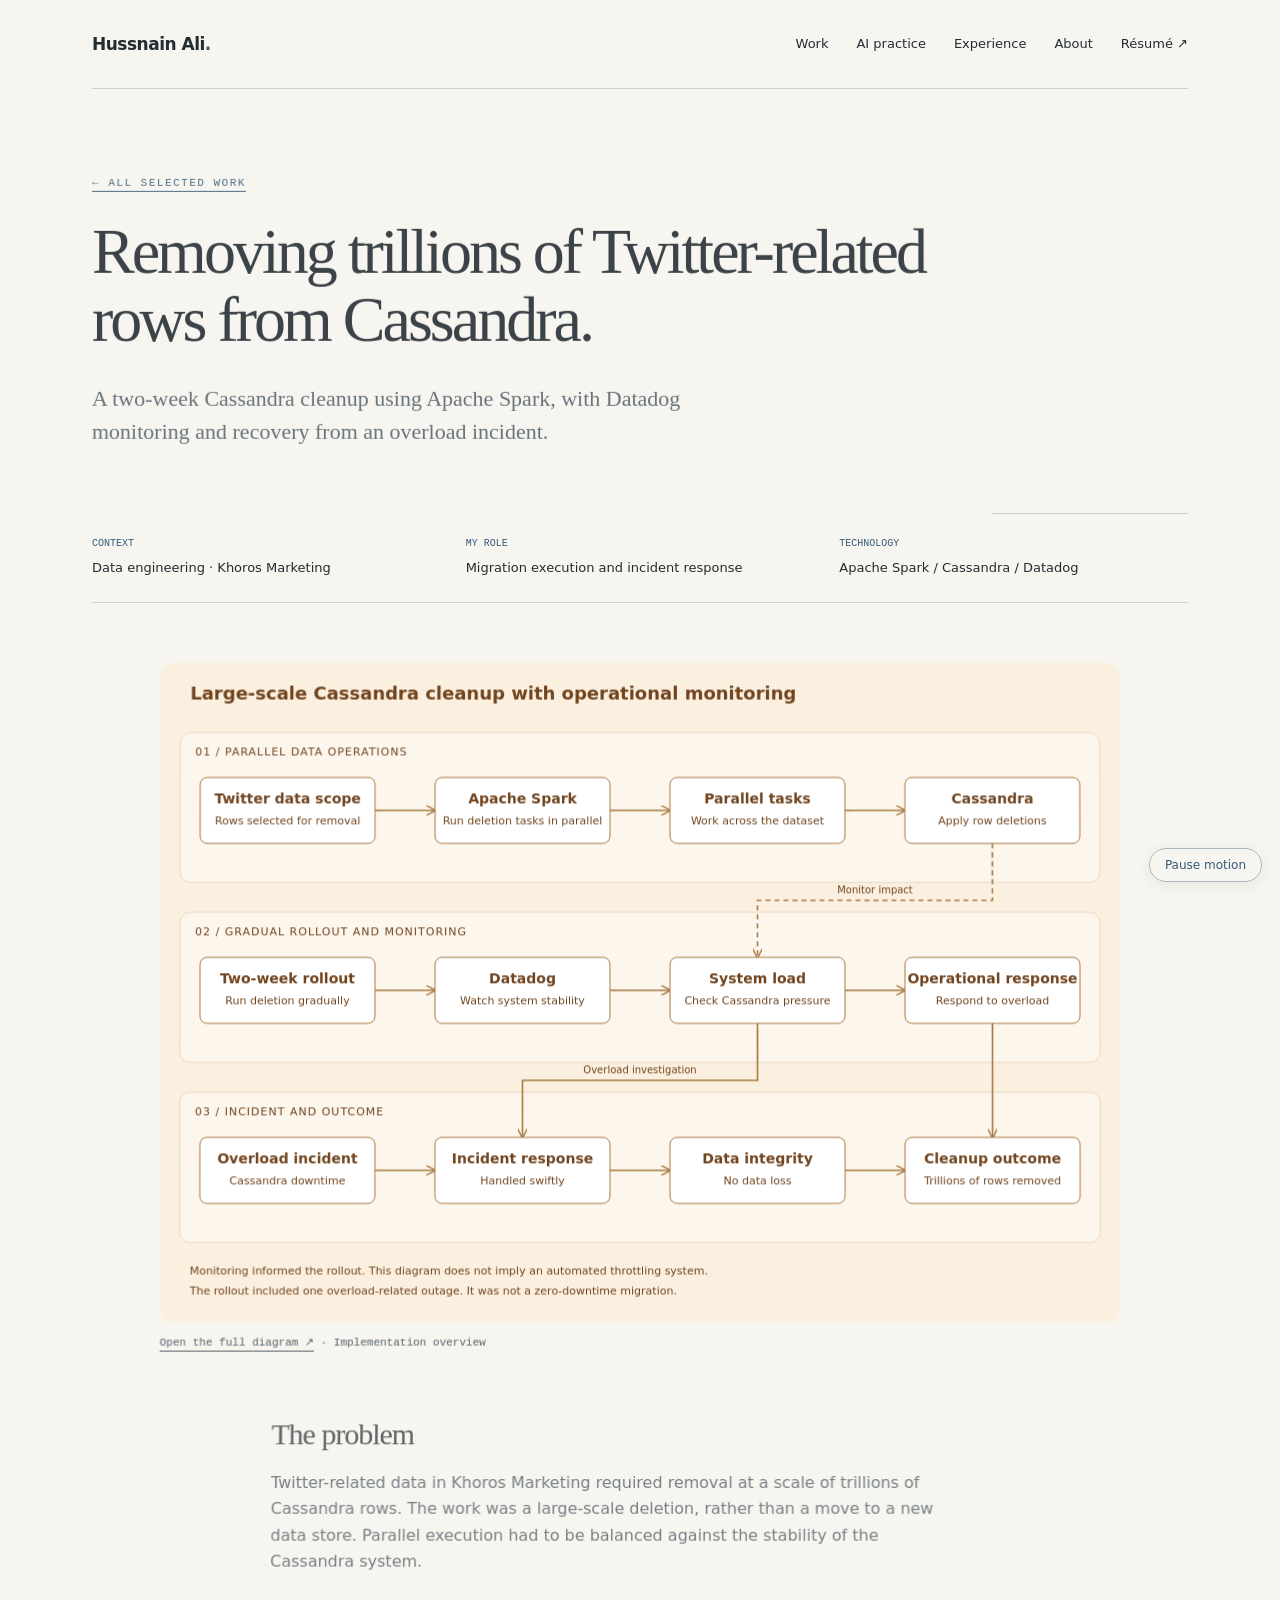
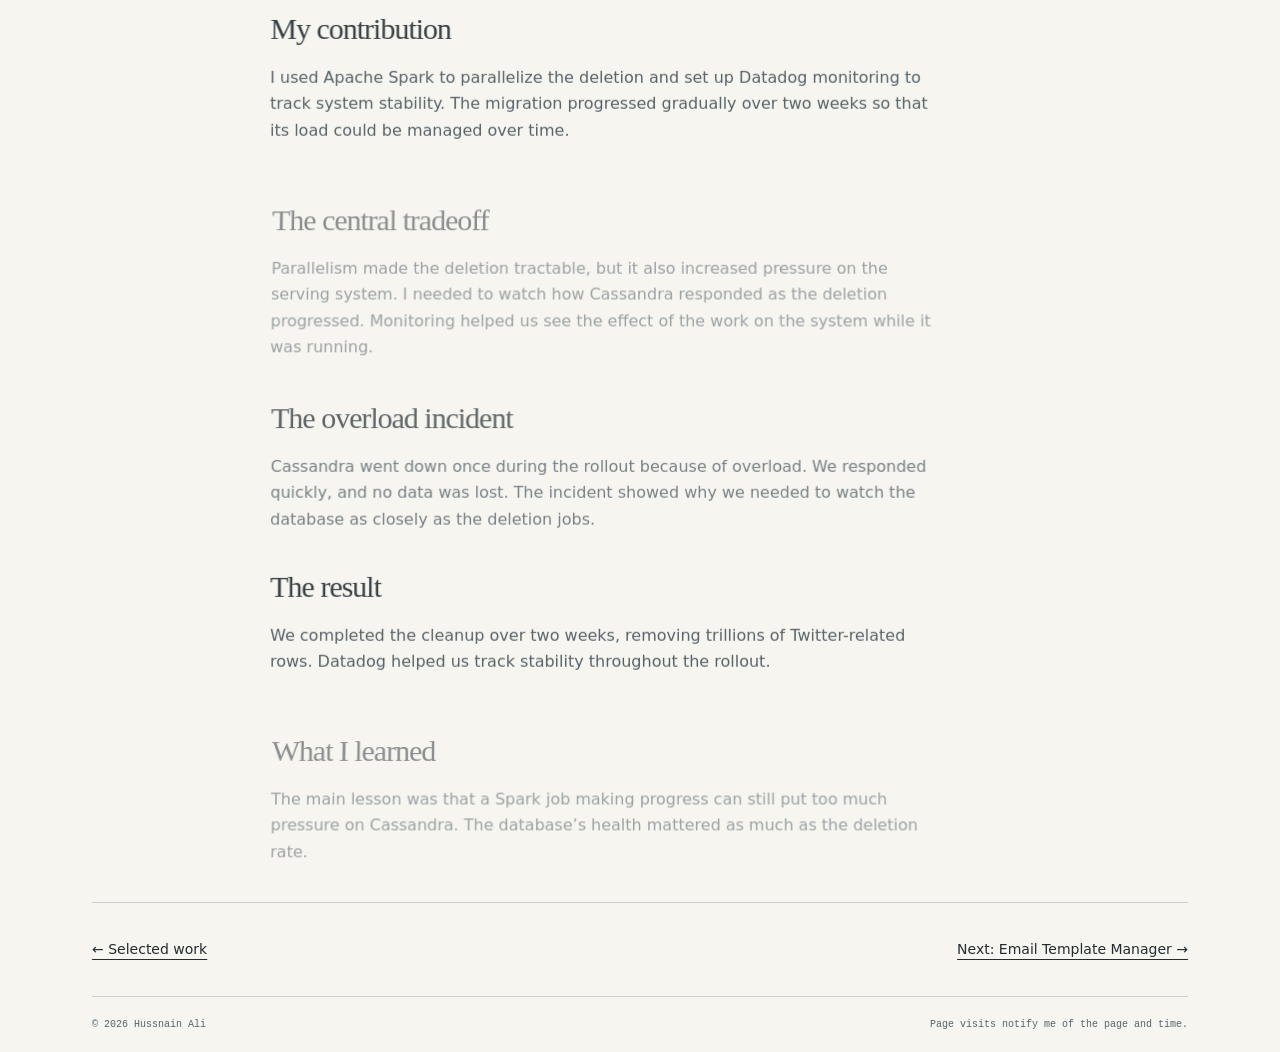
<file: work/twitter-data-migration.html>
<!doctype html><html lang="en"><head><meta charset="utf-8"><meta name="viewport" content="width=device-width,initial-scale=1"><title>Twitter Data Migration | Hussnain Ali</title><meta name="description" content="Redirect to Twitter Data Migration"><meta http-equiv="refresh" content="0;url=/work/twitter-data-migration/"><link rel="canonical" href="https://hussnain47.github.io/work/twitter-data-migration/"></head><body><h1>Twitter Data Migration</h1><p>This case study has moved. <a href="/work/twitter-data-migration/">Continue to the case study</a>.</p></body></html>
</file>
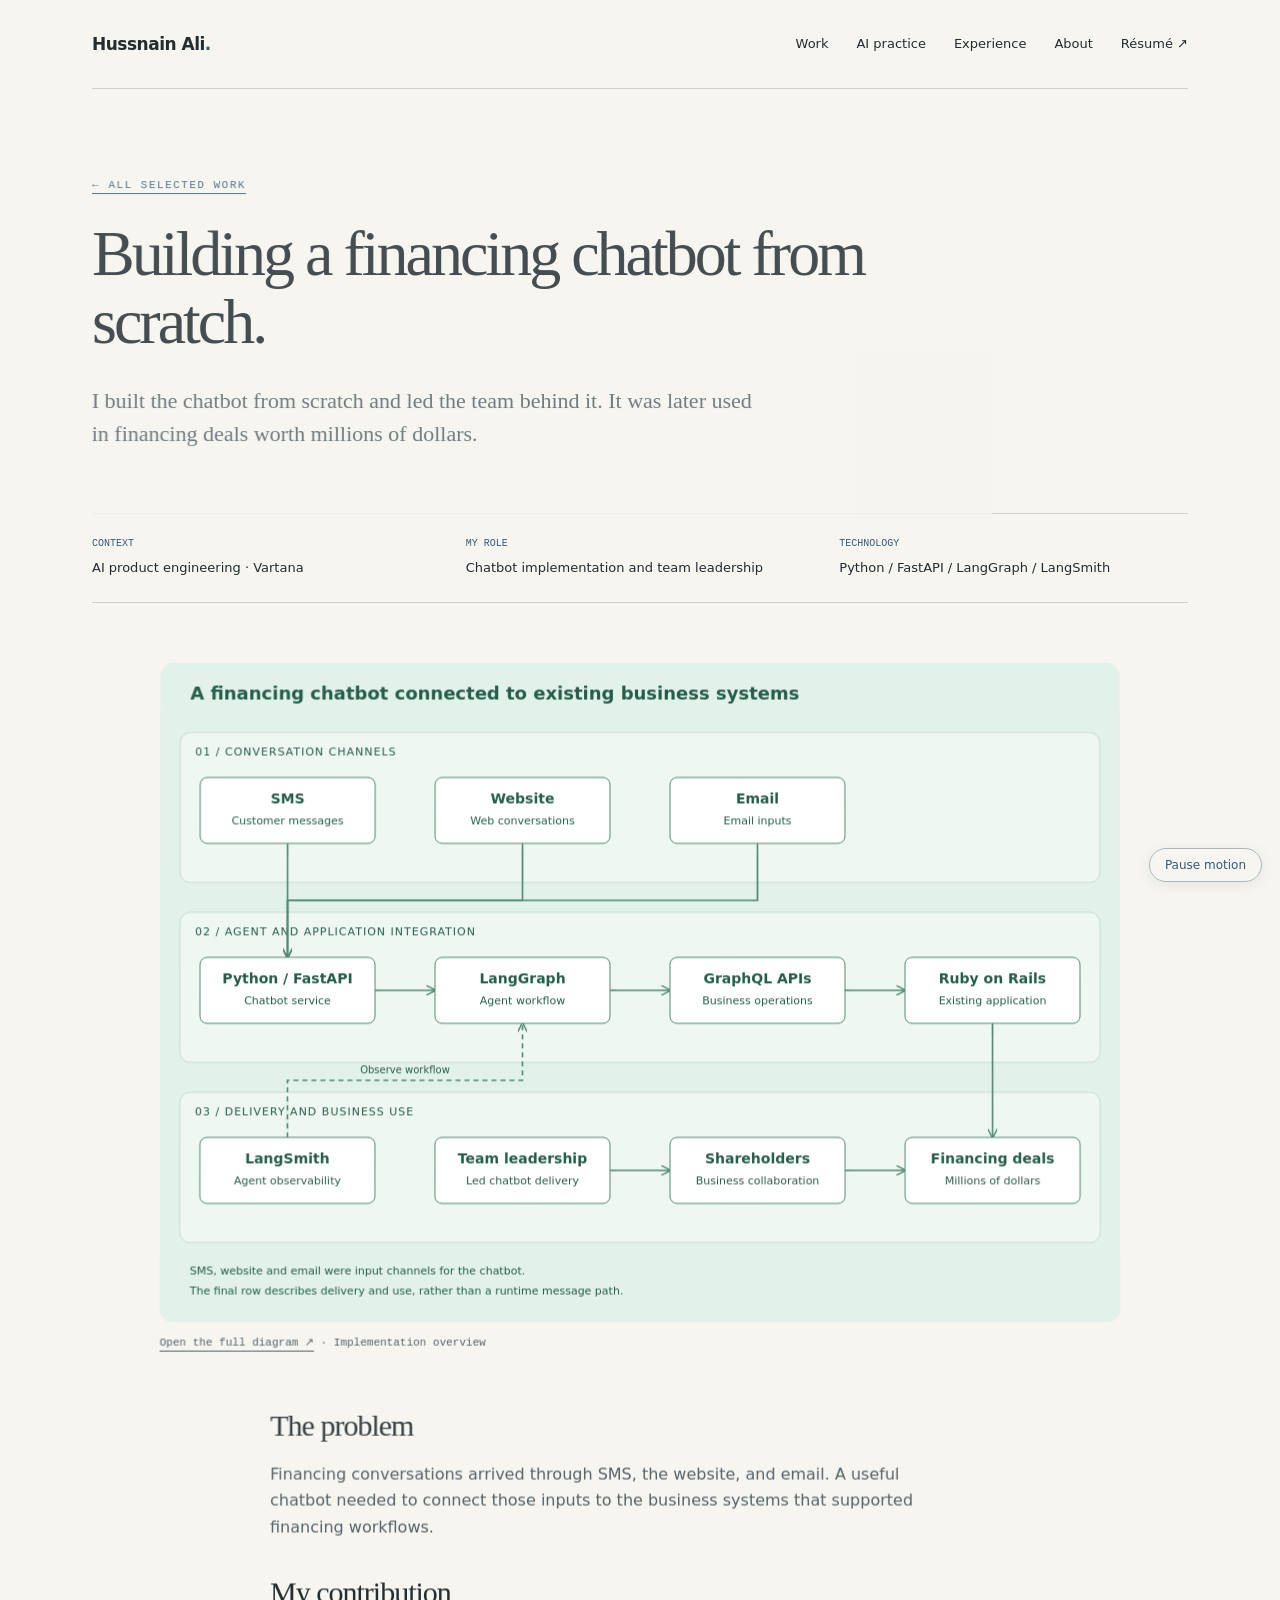
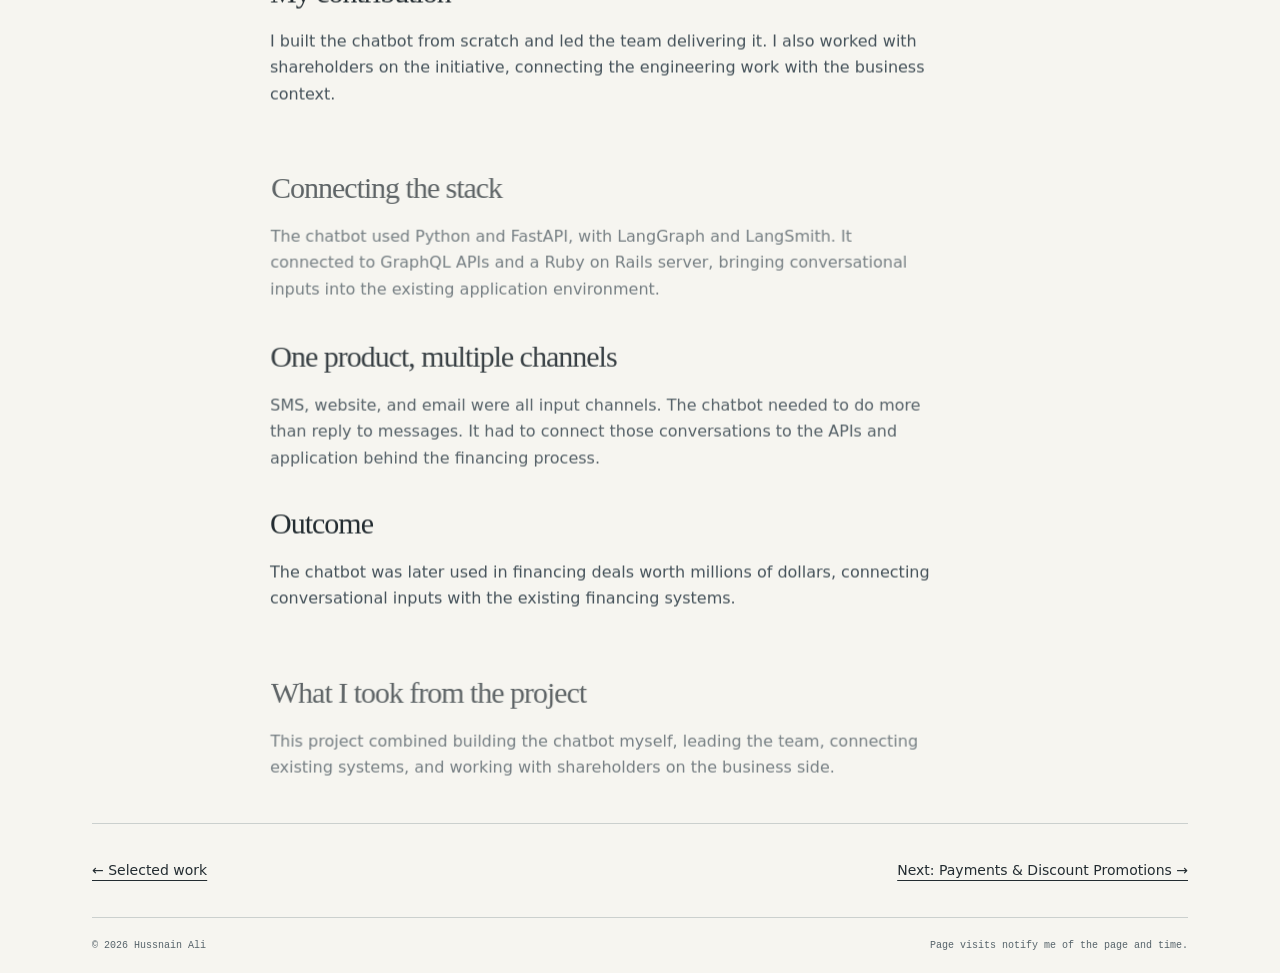
<file: work/vartana-financing-chatbot.html>
<!doctype html><html lang="en"><head><meta charset="utf-8"><meta name="viewport" content="width=device-width,initial-scale=1"><title>Omnichannel Financing Chatbot | Hussnain Ali</title><meta name="description" content="Redirect to Omnichannel Financing Chatbot"><meta http-equiv="refresh" content="0;url=/work/vartana-financing-chatbot/"><link rel="canonical" href="https://hussnain47.github.io/work/vartana-financing-chatbot/"></head><body><h1>Omnichannel Financing Chatbot</h1><p>This case study has moved. <a href="/work/vartana-financing-chatbot/">Continue to the case study</a>.</p></body></html>
</file>
<file: style.css>
:root{--paper:#f6f5f0;--ink:#232c31;--muted:#56636a;--blue:#345b78;--line:#cbd0ce}*{box-sizing:border-box}html{scroll-behavior:smooth;scroll-padding-top:30px}body{margin:0;background:var(--paper);color:var(--ink);font:17px/1.65 system-ui,-apple-system,BlinkMacSystemFont,"Segoe UI",sans-serif}a{color:inherit;text-underline-offset:5px}a:hover{color:var(--blue)}a:focus-visible{outline:3px solid var(--blue);outline-offset:6px}svg{max-width:100%}.wrap{max-width:1200px;margin:auto;padding:0 52px}.skip{position:absolute;left:20px;top:-80px;background:white;padding:12px;z-index:3}.skip:focus{top:10px}header{display:flex;align-items:center;justify-content:space-between;padding:30px 0;border-bottom:1px solid var(--line)}.brand{text-decoration:none;font-weight:650;letter-spacing:-.5px}.brand span{color:var(--blue)}nav{display:flex;gap:28px;font-size:13px}nav a{text-decoration:none}.eyebrow,.kicker{font:11px/1.5 ui-monospace,SFMono-Regular,monospace;letter-spacing:1.5px;text-transform:uppercase;color:var(--blue)}.hero{padding:86px 0 72px;display:grid;grid-template-columns:1.5fr 1fr;gap:70px;align-items:center}h1,h2,h3,p{margin-top:0}h1{font-family:Georgia,serif;font-size:clamp(48px,5.8vw,78px);font-weight:400;line-height:1.06;letter-spacing:-3px;margin:24px 0 28px}h1 em{color:var(--blue);font-weight:400}p{max-width:670px}.intro{color:var(--muted);font-size:17px}.actions{display:flex;gap:26px;align-items:center;margin-top:34px;font-size:13px}.button{background:var(--blue);color:white;padding:13px 21px;text-decoration:none}.button:hover{background:#24435b;color:white}.system{padding:24px 0 20px}.system .caption{font:10px ui-monospace,monospace;color:var(--muted);text-transform:uppercase;letter-spacing:1px;margin-bottom:24px}.system svg{display:block;width:100%;height:auto}.system .footnote{font:11px/1.6 ui-monospace,monospace;color:var(--muted);margin-top:20px}.strip{display:flex;gap:30px;padding:19px 0;border-top:1px solid var(--line);border-bottom:1px solid var(--line);font:11px ui-monospace,monospace;color:var(--muted);flex-wrap:wrap}.strip b{color:var(--ink);font-weight:500}.section{padding:76px 0;border-bottom:1px solid var(--line)}.sectionhead{display:flex;justify-content:space-between;gap:30px;align-items:end;margin-bottom:38px}.sectionhead h2,h2{font:400 38px/1.2 Georgia,serif;letter-spacing:-1px;margin-bottom:0}.sectionhead p{font-size:13px;color:var(--muted);max-width:290px;margin-bottom:0}.workrow{display:grid;grid-template-columns:55px 1fr 38%;gap:22px;padding:32px 0;border-top:1px solid var(--line);text-decoration:none}.workrow .number{font:12px ui-monospace,monospace;color:var(--muted);padding-top:6px}.workrow h3{font:400 28px/1.2 Georgia,serif;letter-spacing:-.5px;margin:12px 0}.workrow p{font-size:14px;color:var(--muted);margin-bottom:20px}.tags{font:10px ui-monospace,monospace;text-transform:uppercase;letter-spacing:.6px}.mini{background:#e8eeed;min-height:175px;display:flex;align-items:center;justify-content:center;flex-direction:column;gap:12px;padding:24px}.mini span{border:1px solid #97acb5;padding:8px 14px;font:11px ui-monospace,monospace;background:#f6f8f5}.mini .connector{border:0;padding:0;color:var(--blue);background:none}.mini .flow{display:flex;align-items:center;gap:9px}.mini small{font:10px ui-monospace,monospace;color:var(--blue)}.split{display:grid;grid-template-columns:1fr 2fr;gap:60px}.job{display:grid;grid-template-columns:125px 1fr;gap:15px;border-top:1px solid var(--line);padding:22px 0}.job time{font:11px/1.6 ui-monospace,monospace;color:var(--muted)}.job h3{font-size:17px;margin-bottom:4px}.job p{font-size:13px;color:var(--muted);margin:5px 0}.strengths{display:grid;grid-template-columns:repeat(2,1fr);gap:35px;margin-top:32px}.strengths h3{font-size:16px}.strengths p{font-size:14px;color:var(--muted)}.strengths a{font-size:12px;color:var(--blue)}.contact{padding:72px 0;display:grid;grid-template-columns:1fr 1fr;gap:60px}.contact h2{font-size:46px}.contact p{font-size:15px;color:var(--muted)}.contactlinks{display:flex;flex-direction:column;gap:12px;font-size:14px}.contactlinks small{font-size:12px;color:var(--muted)}footer{padding:22px 0;border-top:1px solid var(--line);display:flex;justify-content:space-between;font:10px ui-monospace,monospace;color:var(--muted)}.casehero{padding:72px 0 48px;max-width:900px}.casehero h1{font-size:64px}.lede{font:22px/1.5 Georgia,serif;color:var(--muted)}.facts{display:grid;grid-template-columns:repeat(3,1fr);border-block:1px solid var(--line);padding:24px 0;gap:25px;font-size:13px}.facts b{display:block;font:10px ui-monospace,monospace;text-transform:uppercase;color:var(--blue);margin-bottom:8px}.article{max-width:740px;margin:60px auto}.article h2{font-size:30px;margin:44px 0 18px}.article p,.article li{font-size:16px;color:#45525a}.article li{margin-bottom:12px}.callout{border-left:3px solid var(--blue);background:#e9eeec;padding:24px 28px;margin:32px 0;font:22px/1.5 Georgia,serif}.process{display:flex;gap:8px;align-items:center;justify-content:space-between;background:#e8eeed;padding:28px;margin:35px 0;flex-wrap:wrap}.process span{font:12px ui-monospace,monospace;padding:10px;border:1px solid #9aadb3}.process i{font-style:normal;color:var(--blue)}.next{padding:35px 0;border-top:1px solid var(--line);font-size:14px;display:flex;justify-content:space-between}@media(max-width:760px){.wrap{padding:0 24px}header{padding:23px 0;align-items:flex-start}nav{gap:15px;flex-wrap:wrap;justify-content:flex-end;max-width:230px;font-size:12px}.hero{grid-template-columns:1fr;padding:54px 0 40px;gap:30px}h1{font-size:52px;letter-spacing:-2px}.system{max-width:390px}.section{padding:48px 0}.sectionhead{display:block}.sectionhead p{margin-top:18px}.workrow{grid-template-columns:30px 1fr}.mini{grid-column:2;min-height:150px}.split,.contact{grid-template-columns:1fr;gap:28px}.strengths{grid-template-columns:1fr;gap:24px}.job{grid-template-columns:100px 1fr}.casehero h1{font-size:44px}.facts{grid-template-columns:1fr}.article{margin:35px auto}.strip{gap:16px}.actions{gap:20px}.contact h2{font-size:38px}footer{gap:15px}.process{justify-content:center}.next{gap:20px}}@media(prefers-reduced-motion:reduce){html{scroll-behavior:auto}}
.button,.workrow,.mini,.mini span,.contactlinks a{transition:transform .3s ease,background-color .3s ease,color .3s ease,box-shadow .3s ease}
.button:hover{transform:translateY(-3px);box-shadow:0 7px 18px #345b7820}
.workrow:hover .mini{transform:translateY(-4px);background:#e0e9e8}
.workrow:hover .mini span{transform:translateY(-2px)}
nav a{position:relative}nav a::after{content:"";position:absolute;left:0;right:0;bottom:-6px;height:1px;background:var(--blue);transform:scaleX(0);transform-origin:left;transition:transform .25s ease}nav a:hover::after,nav a:focus-visible::after{transform:scaleX(1)}
@media(prefers-reduced-motion:no-preference){
.hero h1{animation:hero-enter .8s cubic-bezier(.2,.7,.2,1) both}
.hero .eyebrow{animation:hero-enter .65s ease both}
.hero .intro{animation:hero-enter .8s .12s ease both}
.hero .actions{animation:hero-enter .8s .22s ease both}
.system{animation:hero-enter 1s .18s ease both}
.system svg>g:first-of-type path{stroke-dasharray:8 7;animation:signal-flow 4s linear 2}
.reveal-pending{opacity:0;transform:translateY(22px)}
.reveal-ready{transition:opacity .7s ease,transform .7s cubic-bezier(.2,.7,.2,1);transition-delay:var(--reveal-delay,0ms)}
.reveal-ready.is-visible{opacity:1;transform:none}
@keyframes hero-enter{from{opacity:0;transform:translateY(18px)}to{opacity:1;transform:none}}
@keyframes signal-flow{to{stroke-dashoffset:-60}}
}
@media(prefers-reduced-motion:reduce){*,*::before,*::after{animation:none!important;transition:none!important;scroll-behavior:auto!important;transform:none!important;opacity:1!important}}

.project-visual{display:flex;align-items:center;overflow:hidden;border-radius:8px;background:#e8eeed}.project-visual img{display:block;width:100%;height:auto;transition:transform .45s ease}.workrow:hover .project-visual img{transform:scale(1.025)}.case-diagram{margin:0 0 40px}.case-diagram img{display:block;width:100%;height:auto}.case-diagram figcaption{font:11px/1.6 ui-monospace,monospace;color:var(--muted);margin-top:12px}@media(max-width:760px){.project-visual{grid-column:2}}@media(prefers-reduced-motion:reduce){.project-visual img{transition:none;transform:none!important}}

.skill-path{list-style:none;display:grid;grid-template-columns:repeat(4,1fr);gap:24px;padding:0;margin:40px 0}.skill-path li{border-top:2px solid #71889b;padding-top:18px}.skill-path b{font:12px ui-monospace,monospace;color:var(--blue)}.skill-path h3{font-size:16px;margin:14px 0 10px}.skill-path p,.workflow-details p{font-size:14px;color:var(--muted)}.workflow-details{display:grid;grid-template-columns:1fr 1fr;gap:40px;background:#e9edf2;padding:32px;margin-top:35px;border-radius:8px}.workflow-details h3{font:28px/1.25 Georgia,serif;margin:12px 0 18px}.workflow-note{border-top:1px solid #c4cdd5;padding-top:15px}.project-visual{background:transparent}@media(max-width:760px){.skill-path{grid-template-columns:1fr 1fr}.workflow-details{grid-template-columns:1fr;padding:24px;gap:24px}nav{max-width:230px;gap:12px}}@media(max-width:420px){.skill-path{grid-template-columns:1fr}}

/* Native page transitions keep link and history behavior intact. */
@media(prefers-reduced-motion:no-preference){
 @view-transition{navigation:auto}
 ::view-transition-group(*){animation-duration:480ms;animation-timing-function:cubic-bezier(.22,.7,.2,1)}
 ::view-transition-old(root){animation-duration:180ms}
 ::view-transition-new(root){animation-duration:300ms}
 .casehero{background:var(--paper)}
}
nav a{display:inline-flex;align-items:center;min-height:24px}
@media(max-width:420px){header{gap:14px}.brand{flex-shrink:0}nav{gap:8px 12px;max-width:195px}}

.case-cta{display:block;margin-top:16px;font-size:13px;font-weight:600;color:var(--blue)}.workrow:hover .case-cta{text-decoration:underline;text-underline-offset:4px}.article{max-width:960px}.article>section{max-width:740px;margin-inline:auto}
/* Depth stays on diagrams so text and links remain stable. */
.diagram-inline{display:block;width:100%;height:auto;overflow:visible}
.project-visual,.system,.case-diagram{--tilt-x:0deg;--tilt-y:0deg;--scroll-depth:0px;--scroll-turn:0deg;position:relative;transform-style:preserve-3d;transform-origin:center;transition:transform .35s ease,filter .35s ease}
.project-visual{overflow:visible;isolation:isolate}
.project-visual::before{content:"";position:absolute;inset:8px -7px -9px 7px;border:1px solid #345b7826;border-radius:12px;transform:translateZ(-16px);pointer-events:none}
.project-visual .diagram-inline{border-radius:12px;filter:drop-shadow(0 14px 16px #253c4c12)}
.motion-toggle{position:fixed;bottom:18px;right:18px;z-index:10;border:1px solid #a8b7bf;border-radius:24px;padding:9px 15px;background:#f6f5f0f2;color:#345b78;font:12px system-ui;cursor:pointer;box-shadow:0 3px 15px #23313a12}
.motion-toggle:focus-visible{outline:3px solid var(--blue);outline-offset:4px}.motion-toggle:disabled{cursor:default}
@media(prefers-reduced-motion:no-preference){
 html:not(.motion-off)::before{content:"";position:fixed;top:0;left:0;right:0;height:3px;z-index:20;background:var(--blue);transform-origin:left;transform:scaleX(var(--reading-progress,0));pointer-events:none}
 .project-visual,.system,.case-diagram{transform:perspective(1200px) translateY(var(--scroll-depth)) rotateX(calc(var(--tilt-x) + var(--scroll-turn))) rotateY(var(--tilt-y))}
 .reveal-pending{opacity:0;transform:perspective(1200px) translateY(30px) rotateX(5deg);transform-origin:50% 100%}
 .reveal-ready.is-visible{opacity:1;transform:none}
 .workrow:hover .project-visual{filter:drop-shadow(0 15px 17px #345b7814)}
 .casehero{animation:case-arrive .75s cubic-bezier(.2,.7,.2,1) both}
 @keyframes case-arrive{from{opacity:.5;transform:perspective(1200px) translateY(22px) rotateX(3deg)}to{opacity:1;transform:none}}
}
.motion-off *, .motion-off *::before,.motion-off *::after{animation:none!important;transition:none!important;scroll-behavior:auto!important}
.motion-off .reveal-pending{opacity:1;transform:none}
.motion-off .project-visual,.motion-off .system,.motion-off .case-diagram{transform:none!important;filter:none}
.motion-off .diagram-signal{display:none}
@media(prefers-reduced-motion:reduce){.project-visual,.system,.case-diagram{transform:none;filter:none}.project-visual::before{display:none}.diagram-signal{display:none}}
@media(max-width:760px){.project-visual::before{inset:4px -3px -5px 3px}.motion-toggle{bottom:12px;right:12px}footer{padding-bottom:65px}}
.motion-off::view-transition-group(*),.motion-off::view-transition-old(*),.motion-off::view-transition-new(*){animation:none!important}
</file>
